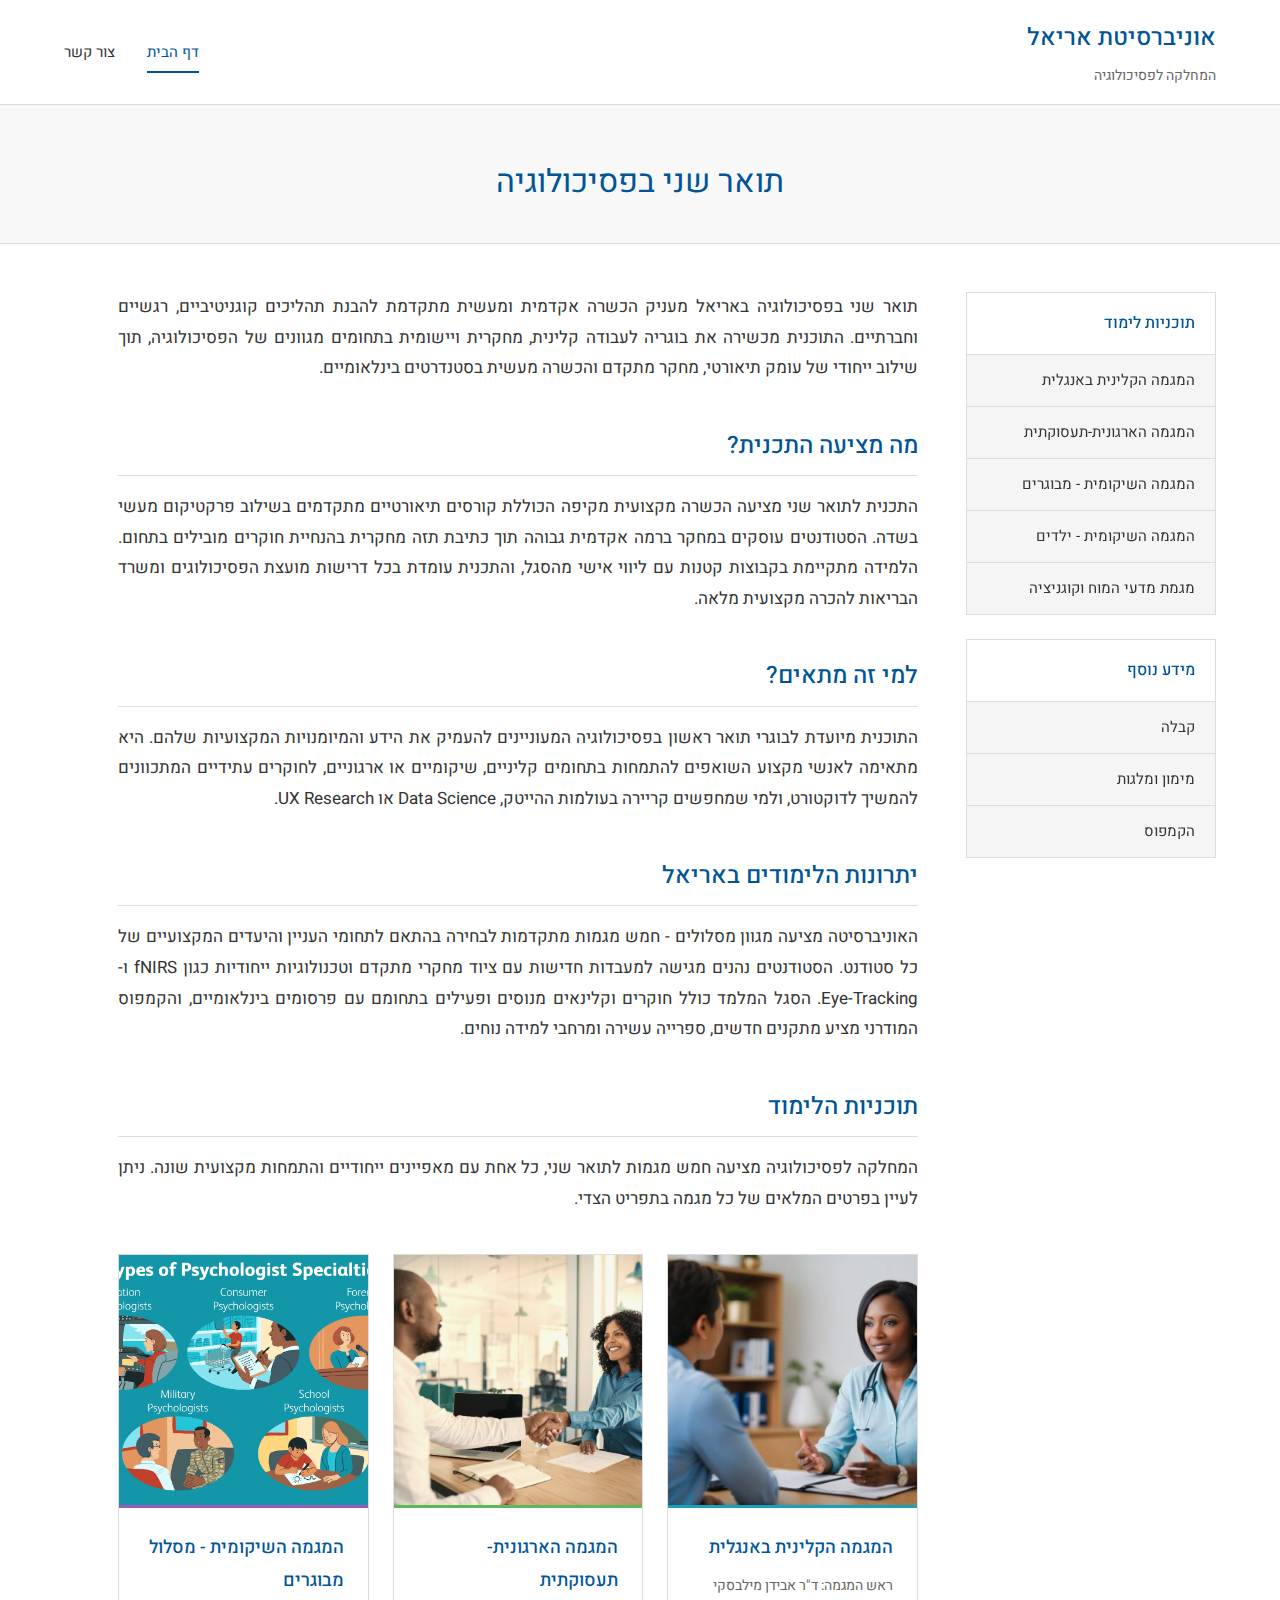
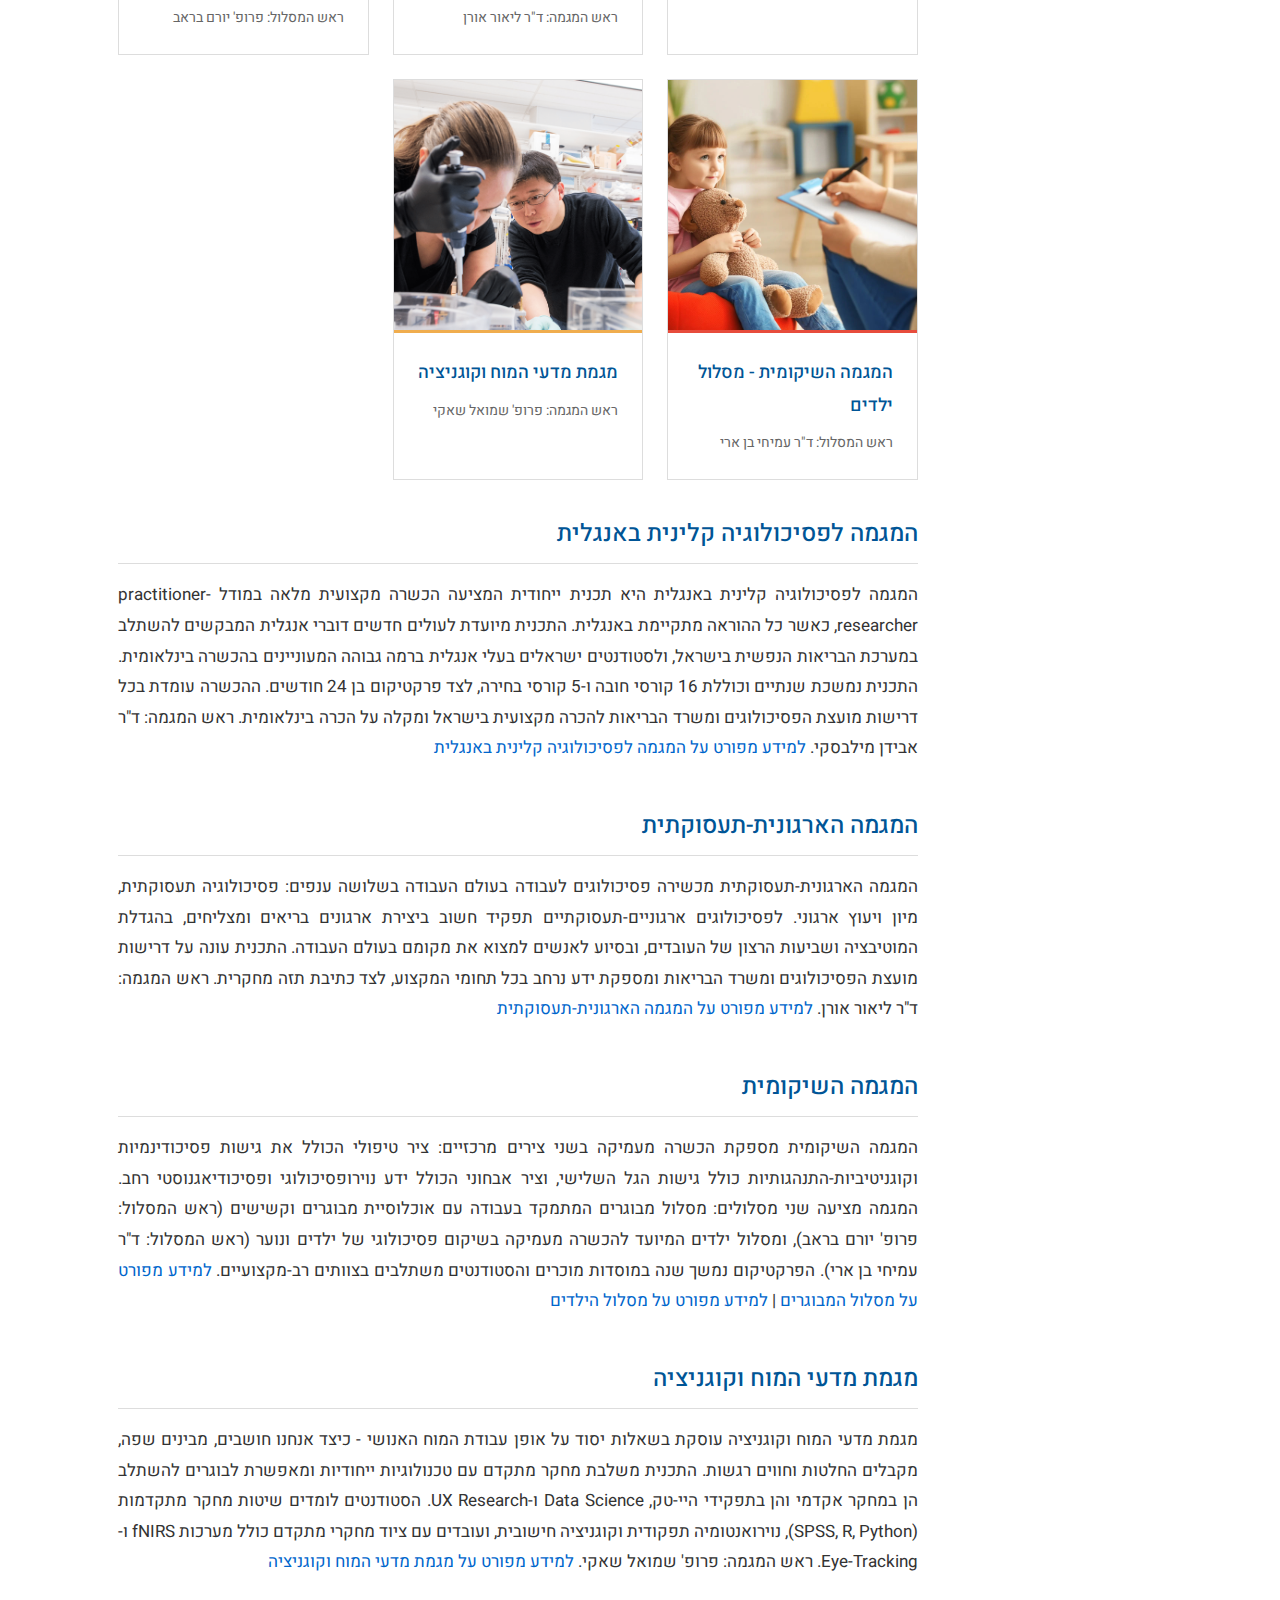
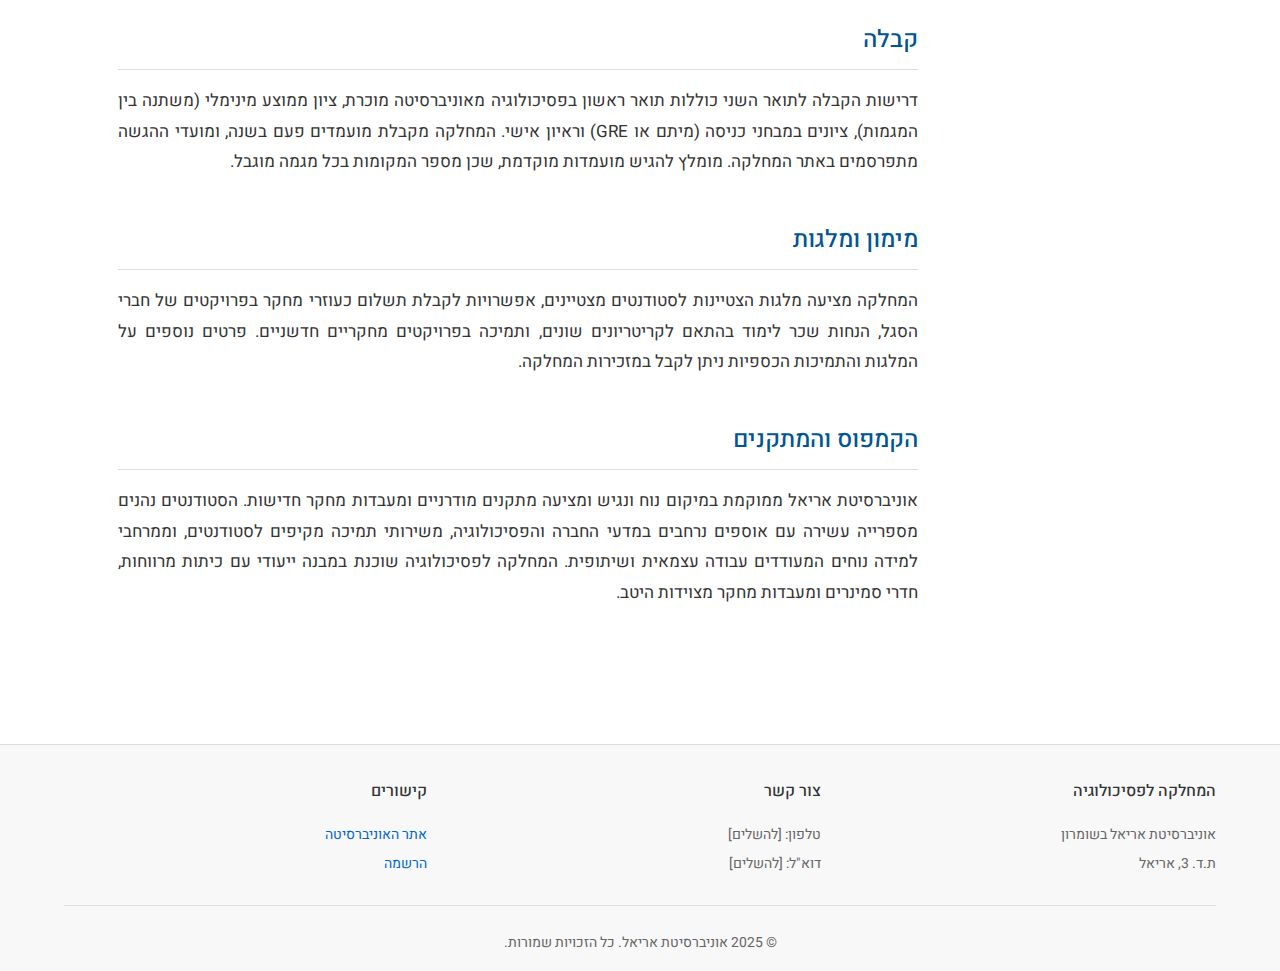
<file: index.html>
<!DOCTYPE html>
<html lang="he" dir="rtl">
<head>
    <meta charset="UTF-8">
    <meta name="viewport" content="width=device-width, initial-scale=1.0">
    <title>תואר שני בפסיכולוגיה - אוניברסיטת אריאל</title>
    <link rel="stylesheet" href="css/style-sidebar.css">
    <link href="https://fonts.googleapis.com/css2?family=Heebo:wght@300;400;500;600&display=swap" rel="stylesheet">
</head>
<body>
    <header class="site-header">
        <div class="container-full">
            <div class="header-content">
                <div class="logo">
                    <h1>אוניברסיטת אריאל</h1>
                    <p class="tagline">המחלקה לפסיכולוגיה</p>
                </div>
                <nav class="main-nav">
                    <ul>
                        <li><a href="index.html" class="active">דף הבית</a></li>
                        <li><a href="#contact">צור קשר</a></li>
                    </ul>
                </nav>
            </div>
        </div>
    </header>

    <section class="page-header">
        <div class="container-full">
            <h1>תואר שני בפסיכולוגיה</h1>
        </div>
    </section>

    <main class="main-content">
        <div class="container-full">
            <div class="content-with-sidebar">
                
                <aside class="sidebar">
                    <nav class="sidebar-nav">
                        <h3>תוכניות לימוד</h3>
                        <ul>
                            <li><a href="clinical-english.html">המגמה הקלינית באנגלית</a></li>
                            <li><a href="organizational.html">המגמה הארגונית-תעסוקתית</a></li>
                            <li><a href="rehabilitation-adults.html">המגמה השיקומית - מבוגרים</a></li>
                            <li><a href="rehabilitation-children.html">המגמה השיקומית - ילדים</a></li>
                            <li><a href="neuroscience.html">מגמת מדעי המוח וקוגניציה</a></li>
                        </ul>
                    </nav>
                    
                    <nav class="sidebar-nav">
                        <h3>מידע נוסף</h3>
                        <ul>
                            <li><a href="#admission">קבלה</a></li>
                            <li><a href="#funding">מימון ומלגות</a></li>
                            <li><a href="#campus">הקמפוס</a></li>
                        </ul>
                    </nav>
                </aside>

                <article class="content-main">
                    
                    <section class="text-section">
                        <p>
                            תואר שני בפסיכולוגיה באריאל מעניק הכשרה אקדמית ומעשית מתקדמת להבנת תהליכים קוגניטיביים, רגשיים וחברתיים. 
                            התוכנית מכשירה את בוגריה לעבודה קלינית, מחקרית ויישומית בתחומים מגוונים של הפסיכולוגיה, תוך שילוב ייחודי 
                            של עומק תיאורטי, מחקר מתקדם והכשרה מעשית בסטנדרטים בינלאומיים.
                        </p>
                    </section>

                    <section class="text-section">
                        <h2>מה מציעה התכנית?</h2>
                        <p>
                            התכנית לתואר שני מציעה הכשרה מקצועית מקיפה הכוללת קורסים תיאורטיים מתקדמים בשילוב פרקטיקום מעשי בשדה. 
                            הסטודנטים עוסקים במחקר ברמה אקדמית גבוהה תוך כתיבת תזה מחקרית בהנחיית חוקרים מובילים בתחום. הלמידה מתקיימת 
                            בקבוצות קטנות עם ליווי אישי מהסגל, והתכנית עומדת בכל דרישות מועצת הפסיכולוגים ומשרד הבריאות להכרה מקצועית מלאה.
                        </p>
                    </section>

                    <section class="text-section">
                        <h2>למי זה מתאים?</h2>
                        <p>
                            התוכנית מיועדת לבוגרי תואר ראשון בפסיכולוגיה המעוניינים להעמיק את הידע והמיומנויות המקצועיות שלהם. 
                            היא מתאימה לאנשי מקצוע השואפים להתמחות בתחומים קליניים, שיקומיים או ארגוניים, לחוקרים עתידיים המתכוונים 
                            להמשיך לדוקטורט, ולמי שמחפשים קריירה בעולמות ההייטק, Data Science או UX Research.
                        </p>
                    </section>

                    <section class="text-section">
                        <h2>יתרונות הלימודים באריאל</h2>
                        <p>
                            האוניברסיטה מציעה מגוון מסלולים - חמש מגמות מתקדמות לבחירה בהתאם לתחומי העניין והיעדים המקצועיים של כל סטודנט. 
                            הסטודנטים נהנים מגישה למעבדות חדישות עם ציוד מחקרי מתקדם וטכנולוגיות ייחודיות כגון fNIRS ו-Eye-Tracking. 
                            הסגל המלמד כולל חוקרים וקלינאים מנוסים ופעילים בתחומם עם פרסומים בינלאומיים, והקמפוס המודרני מציע מתקנים חדשים, 
                            ספרייה עשירה ומרחבי למידה נוחים.
                        </p>
                    </section>

                    <section class="text-section">
                        <h2>תוכניות הלימוד</h2>
                        <p>
                            המחלקה לפסיכולוגיה מציעה חמש מגמות לתואר שני, כל אחת עם מאפיינים ייחודיים והתמחות מקצועית שונה. 
                            ניתן לעיין בפרטים המלאים של כל מגמה בתפריט הצדי.
                        </p>
                    </section>

                    <!-- Programs Grid with Images -->
                    <div class="programs-grid">
                        <div class="program-box clinical-english-box">
                            <a href="clinical-english.html">
                                <div class="program-image">
                                    <img src="images/clinical-english-program.jpg" alt="Clinical Psychology in English">
                                </div>
                                <div class="program-info">
                                    <h3>המגמה הקלינית באנגלית</h3>
                                    <p class="program-director">ראש המגמה: ד"ר אבידן מילבסקי</p>
                                </div>
                            </a>
                        </div>

                        <div class="program-box organizational-box">
                            <a href="organizational.html">
                                <div class="program-image">
                                    <img src="images/organizational-program.jpg" alt="Organizational Psychology">
                                </div>
                                <div class="program-info">
                                    <h3>המגמה הארגונית-תעסוקתית</h3>
                                    <p class="program-director">ראש המגמה: ד"ר ליאור אורן</p>
                                </div>
                            </a>
                        </div>

                        <div class="program-box rehabilitation-box">
                            <a href="rehabilitation-adults.html">
                                <div class="program-image">
                                    <img src="images/rehabilitation-program.jpg" alt="Rehabilitation Psychology - Adults">
                                </div>
                                <div class="program-info">
                                    <h3>המגמה השיקומית - מסלול מבוגרים</h3>
                                    <p class="program-director">ראש המסלול: פרופ' יורם בראב</p>
                                </div>
                            </a>
                        </div>

                        <div class="program-box rehabilitation-children-box">
                            <a href="rehabilitation-children.html">
                                <div class="program-image">
                                    <img src="images/rehabilitation-children-program.jpg" alt="Rehabilitation Psychology - Children">
                                </div>
                                <div class="program-info">
                                    <h3>המגמה השיקומית - מסלול ילדים</h3>
                                    <p class="program-director">ראש המסלול: ד"ר עמיחי בן ארי</p>
                                </div>
                            </a>
                        </div>

                        <div class="program-box neuroscience-box">
                            <a href="neuroscience.html">
                                <div class="program-image">
                                    <img src="images/neuroscience-program.jpg" alt="Neuroscience and Cognition">
                                </div>
                                <div class="program-info">
                                    <h3>מגמת מדעי המוח וקוגניציה</h3>
                                    <p class="program-director">ראש המגמה: פרופ' שמואל שאקי</p>
                                </div>
                            </a>
                        </div>
                    </div>

                    <section class="text-section">
                        <h2>המגמה לפסיכולוגיה קלינית באנגלית</h2>
                        <p>
                            המגמה לפסיכולוגיה קלינית באנגלית היא תכנית ייחודית המציעה הכשרה מקצועית מלאה במודל practitioner-researcher, 
                            כאשר כל ההוראה מתקיימת באנגלית. התכנית מיועדת לעולים חדשים דוברי אנגלית המבקשים להשתלב במערכת הבריאות 
                            הנפשית בישראל, ולסטודנטים ישראלים בעלי אנגלית ברמה גבוהה המעוניינים בהכשרה בינלאומית. התכנית נמשכת שנתיים 
                            וכוללת 16 קורסי חובה ו-5 קורסי בחירה, לצד פרקטיקום בן 24 חודשים. ההכשרה עומדת בכל דרישות מועצת הפסיכולוגים 
                            ומשרד הבריאות להכרה מקצועית בישראל ומקלה על הכרה בינלאומית. ראש המגמה: ד"ר אבידן מילבסקי. 
                            <a href="clinical-english.html">למידע מפורט על המגמה לפסיכולוגיה קלינית באנגלית</a>
                        </p>
                    </section>

                    <section class="text-section">
                        <h2>המגמה הארגונית-תעסוקתית</h2>
                        <p>
                            המגמה הארגונית-תעסוקתית מכשירה פסיכולוגים לעבודה בעולם העבודה בשלושה ענפים: פסיכולוגיה תעסוקתית, מיון ויעוץ ארגוני. 
                            לפסיכולוגים ארגוניים-תעסוקתיים תפקיד חשוב ביצירת ארגונים בריאים ומצליחים, בהגדלת המוטיבציה ושביעות הרצון של העובדים, 
                            ובסיוע לאנשים למצוא את מקומם בעולם העבודה. התכנית עונה על דרישות מועצת הפסיכולוגים ומשרד הבריאות ומספקת ידע נרחב 
                            בכל תחומי המקצוע, לצד כתיבת תזה מחקרית. ראש המגמה: ד"ר ליאור אורן. 
                            <a href="organizational.html">למידע מפורט על המגמה הארגונית-תעסוקתית</a>
                        </p>
                    </section>

                    <section class="text-section">
                        <h2>המגמה השיקומית</h2>
                        <p>
                            המגמה השיקומית מספקת הכשרה מעמיקה בשני צירים מרכזיים: ציר טיפולי הכולל את גישות פסיכודינמיות וקוגניטיביות-התנהגותיות 
                            כולל גישות הגל השלישי, וציר אבחוני הכולל ידע נוירופסיכולוגי ופסיכודיאגנוסטי רחב. המגמה מציעה שני מסלולים: 
                            מסלול מבוגרים המתמקד בעבודה עם אוכלוסיית מבוגרים וקשישים (ראש המסלול: פרופ' יורם בראב), ומסלול ילדים המיועד 
                            להכשרה מעמיקה בשיקום פסיכולוגי של ילדים ונוער (ראש המסלול: ד"ר עמיחי בן ארי). הפרקטיקום נמשך שנה במוסדות מוכרים 
                            והסטודנטים משתלבים בצוותים רב-מקצועיים. 
                            <a href="rehabilitation-adults.html">למידע מפורט על מסלול המבוגרים</a> | 
                            <a href="rehabilitation-children.html">למידע מפורט על מסלול הילדים</a>
                        </p>
                    </section>

                    <section class="text-section">
                        <h2>מגמת מדעי המוח וקוגניציה</h2>
                        <p>
                            מגמת מדעי המוח וקוגניציה עוסקת בשאלות יסוד על אופן עבודת המוח האנושי - כיצד אנחנו חושבים, מבינים שפה, מקבלים החלטות 
                            וחווים רגשות. התכנית משלבת מחקר מתקדם עם טכנולוגיות ייחודיות ומאפשרת לבוגרים להשתלב הן במחקר אקדמי והן בתפקידי היי-טק, 
                            Data Science ו-UX Research. הסטודנטים לומדים שיטות מחקר מתקדמות (SPSS, R, Python), נוירואנטומיה תפקודית וקוגניציה חישובית, 
                            ועובדים עם ציוד מחקרי מתקדם כולל מערכות fNIRS ו-Eye-Tracking. ראש המגמה: פרופ' שמואל שאקי. 
                            <a href="neuroscience.html">למידע מפורט על מגמת מדעי המוח וקוגניציה</a>
                        </p>
                    </section>

                    <section class="text-section" id="admission">
                        <h2>קבלה</h2>
                        <p>
                            דרישות הקבלה לתואר השני כוללות תואר ראשון בפסיכולוגיה מאוניברסיטה מוכרת, ציון ממוצע מינימלי (משתנה בין המגמות), 
                            ציונים במבחני כניסה (מיתם או GRE) וראיון אישי. המחלקה מקבלת מועמדים פעם בשנה, ומועדי ההגשה מתפרסמים באתר 
                            המחלקה. מומלץ להגיש מועמדות מוקדמת, שכן מספר המקומות בכל מגמה מוגבל.
                        </p>
                    </section>

                    <section class="text-section" id="funding">
                        <h2>מימון ומלגות</h2>
                        <p>
                            המחלקה מציעה מלגות הצטיינות לסטודנטים מצטיינים, אפשרויות לקבלת תשלום כעוזרי מחקר בפרויקטים של חברי הסגל, 
                            הנחות שכר לימוד בהתאם לקריטריונים שונים, ותמיכה בפרויקטים מחקריים חדשניים. פרטים נוספים על המלגות והתמיכות 
                            הכספיות ניתן לקבל במזכירות המחלקה.
                        </p>
                    </section>

                    <section class="text-section" id="campus">
                        <h2>הקמפוס והמתקנים</h2>
                        <p>
                            אוניברסיטת אריאל ממוקמת במיקום נוח ונגיש ומציעה מתקנים מודרניים ומעבדות מחקר חדישות. הסטודנטים נהנים מספרייה עשירה 
                            עם אוספים נרחבים במדעי החברה והפסיכולוגיה, משירותי תמיכה מקיפים לסטודנטים, וממרחבי למידה נוחים המעודדים עבודה עצמאית 
                            ושיתופית. המחלקה לפסיכולוגיה שוכנת במבנה ייעודי עם כיתות מרווחות, חדרי סמינרים ומעבדות מחקר מצוידות היטב.
                        </p>
                    </section>

                </article>

            </div>
        </div>
    </main>

    <footer class="site-footer" id="contact">
        <div class="container-full">
            <div class="footer-content">
                <div class="footer-section">
                    <h4>המחלקה לפסיכולוגיה</h4>
                    <p>אוניברסיטת אריאל בשומרון</p>
                    <p>ת.ד. 3, אריאל</p>
                </div>
                <div class="footer-section">
                    <h4>צור קשר</h4>
                    <p>טלפון: [להשלים]</p>
                    <p>דוא"ל: [להשלים]</p>
                </div>
                <div class="footer-section">
                    <h4>קישורים</h4>
                    <p><a href="#">אתר האוניברסיטה</a></p>
                    <p><a href="#">הרשמה</a></p>
                </div>
            </div>
            <div class="footer-bottom">
                <p>&copy; 2025 אוניברסיטת אריאל. כל הזכויות שמורות.</p>
            </div>
        </div>
    </footer>

</body>
</html>
</file>
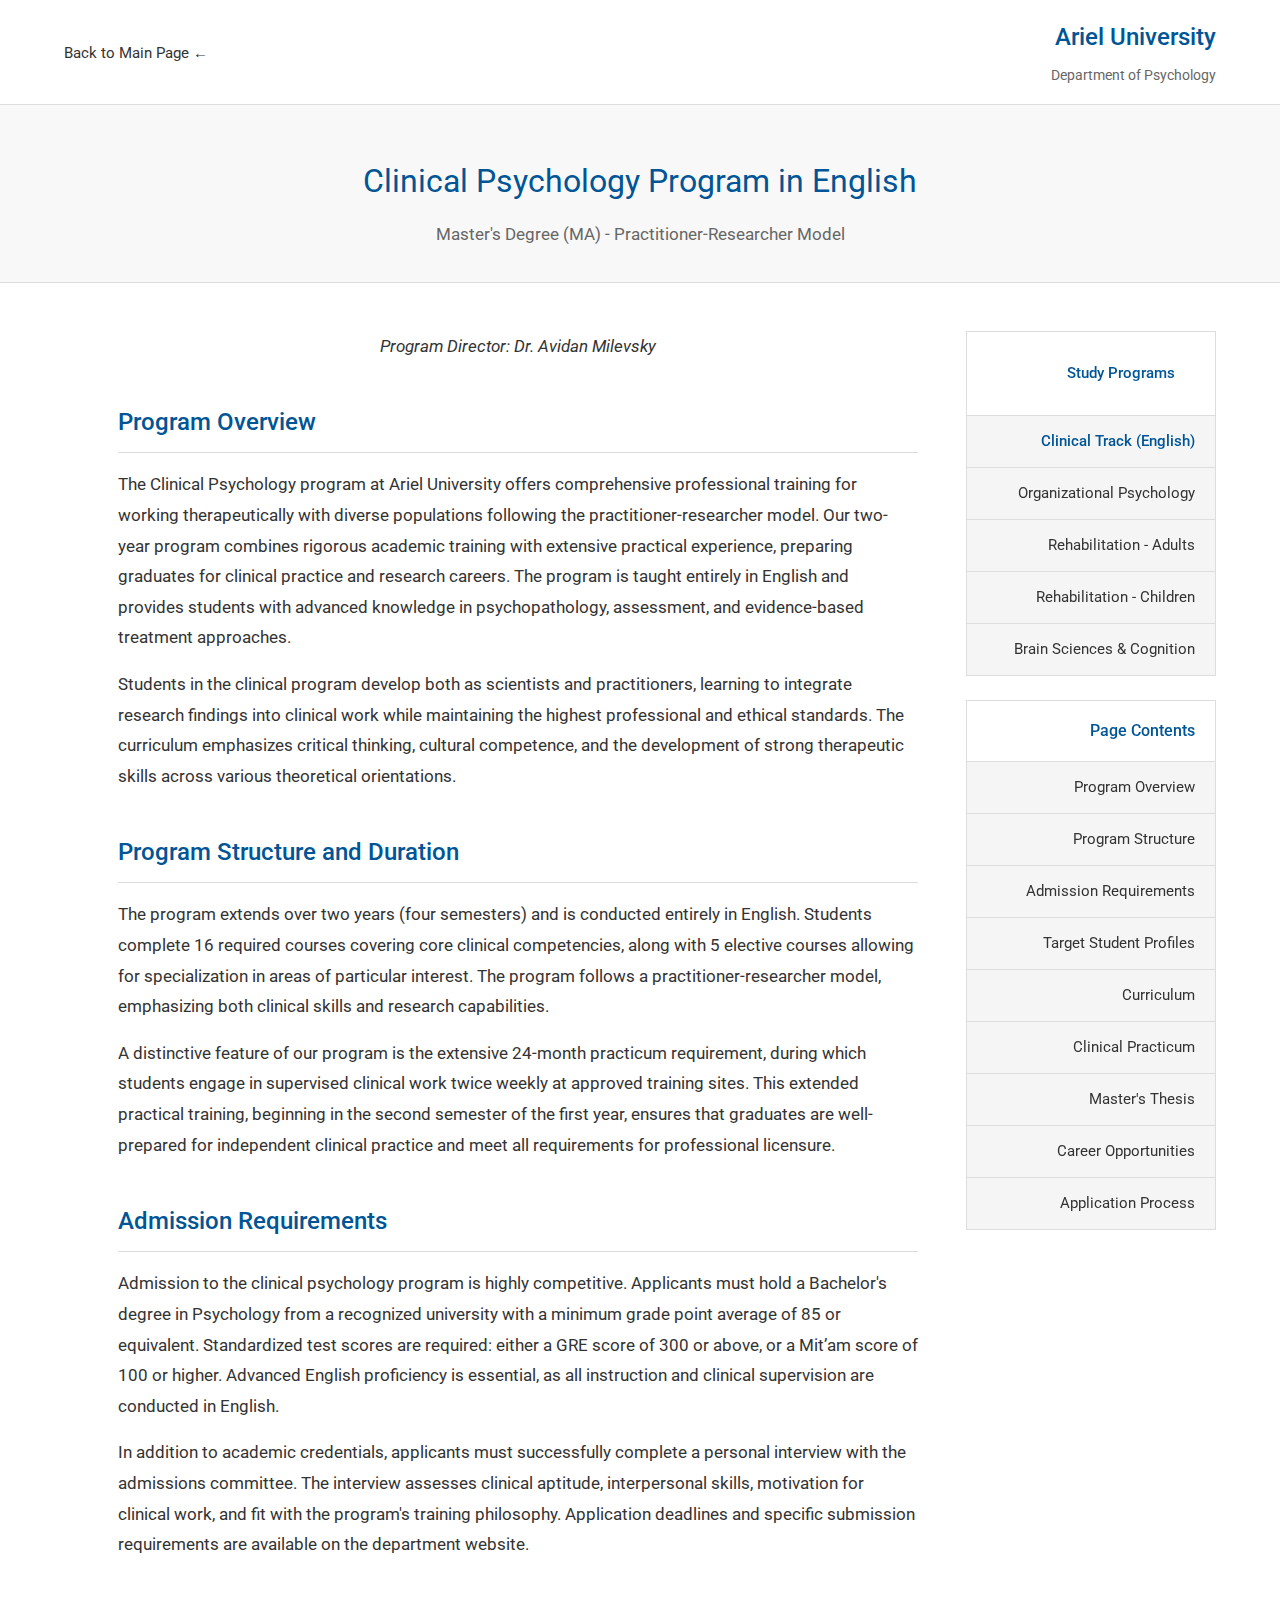
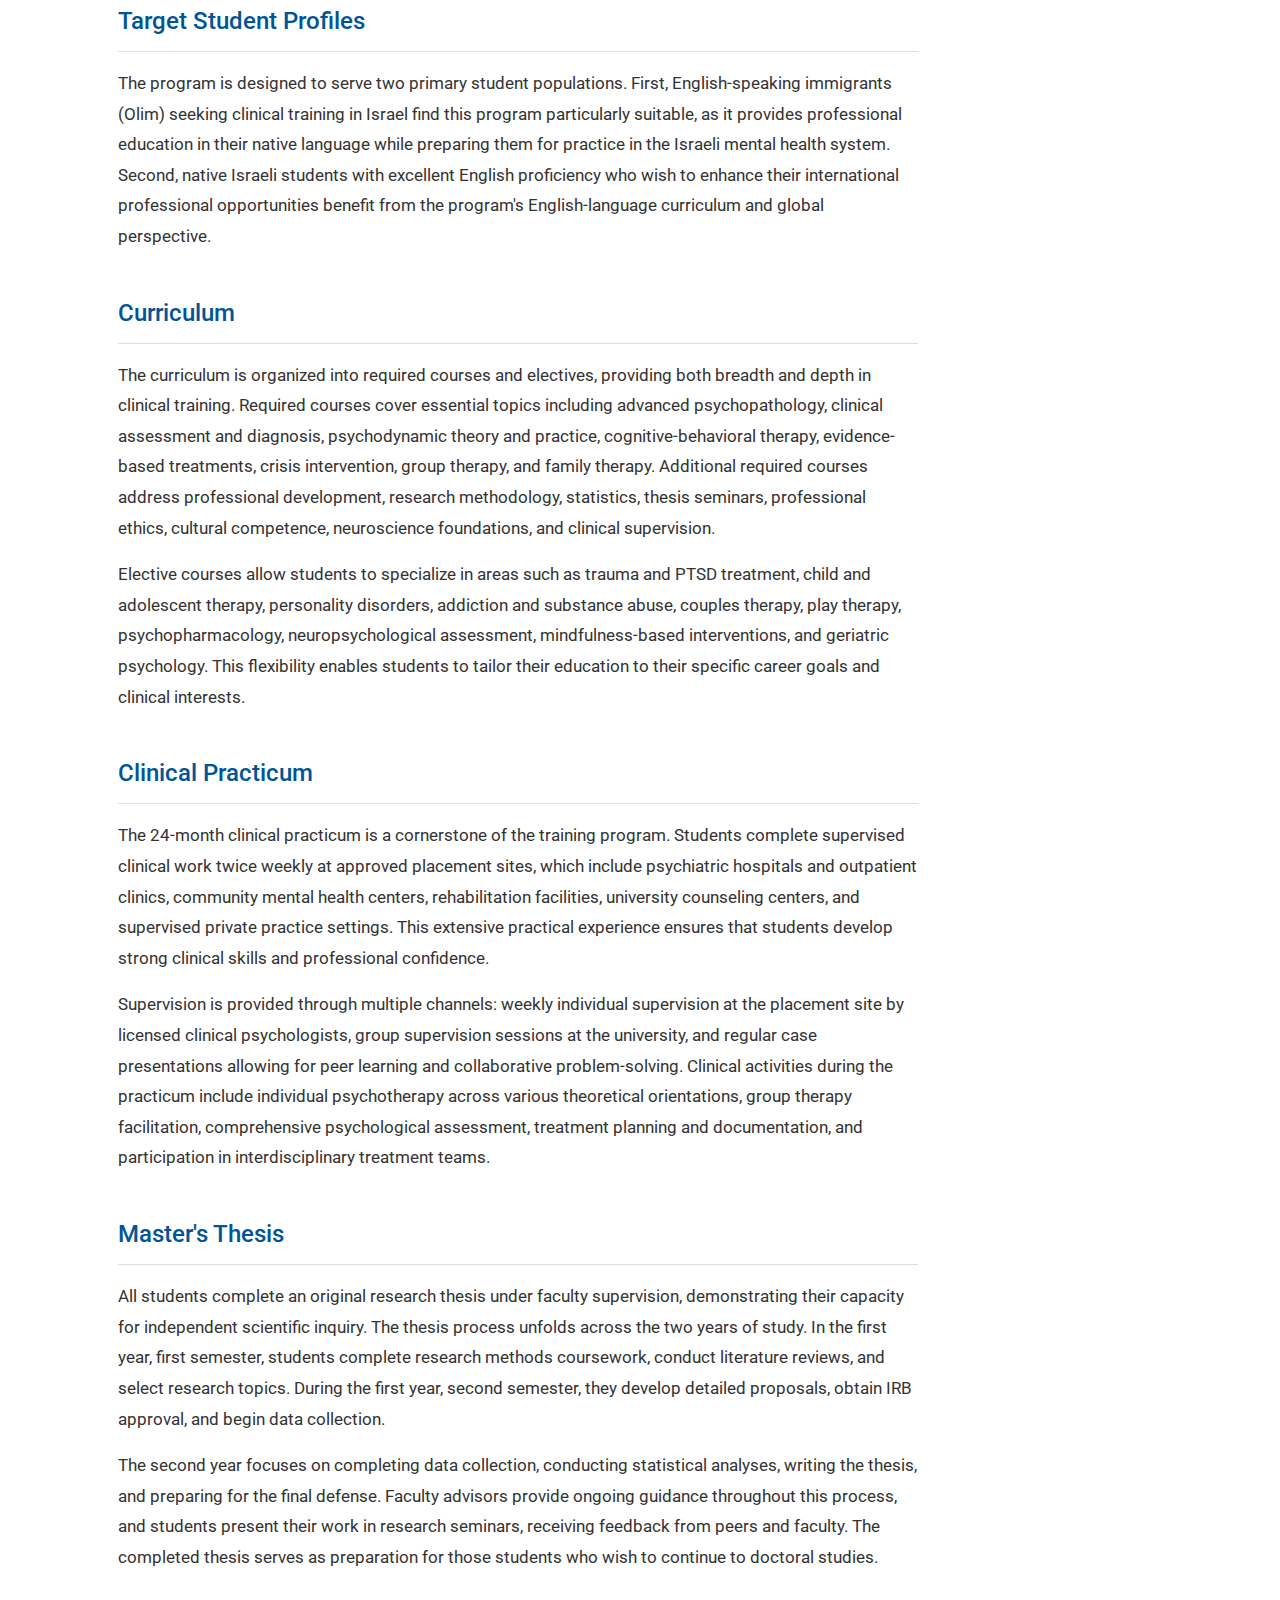
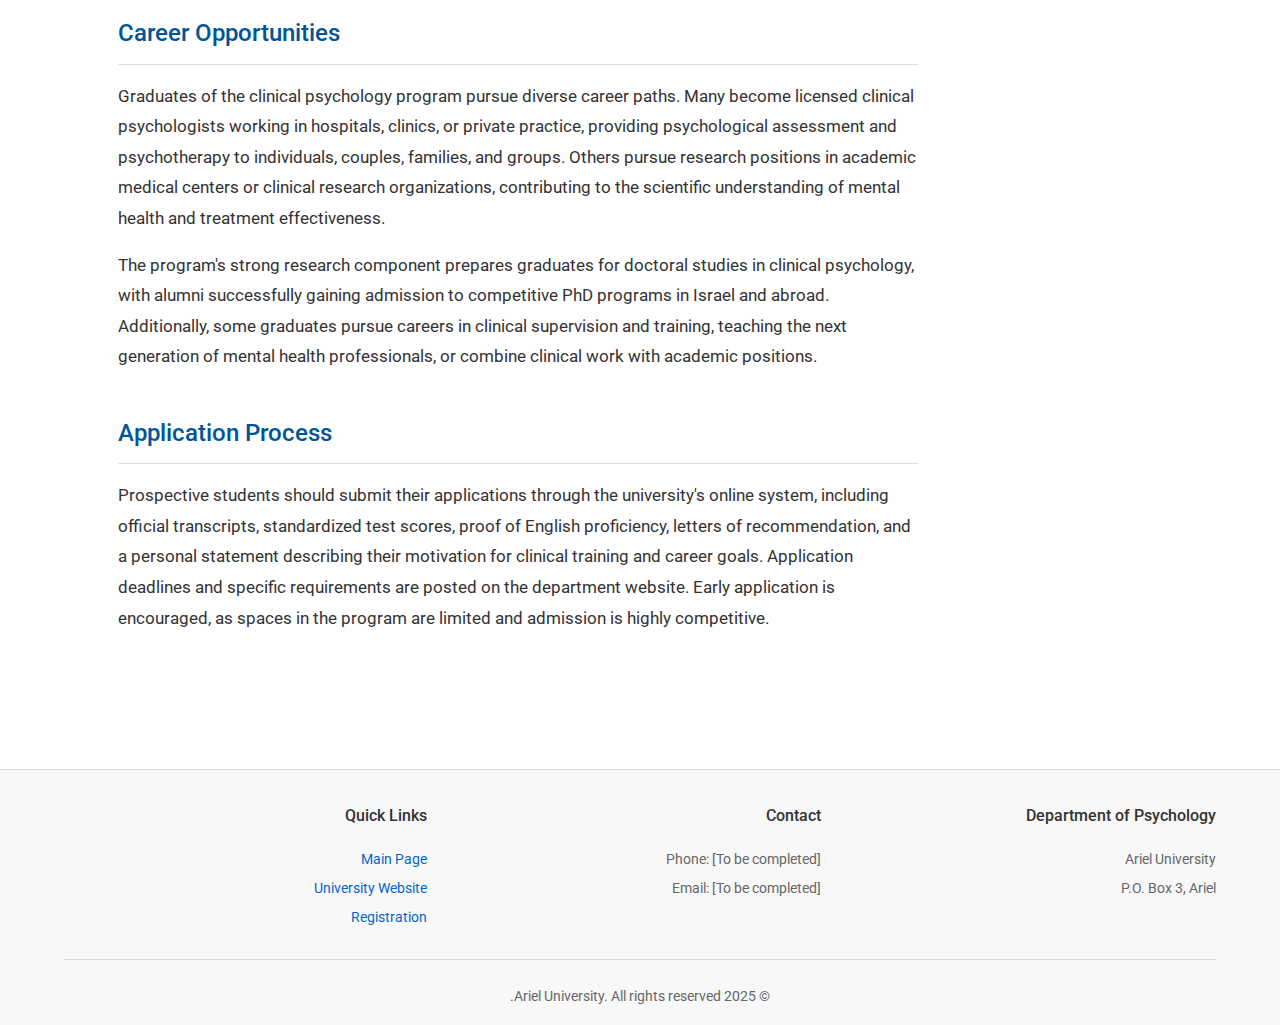
<file: clinical-english.html>
<!DOCTYPE html>
<html lang="en" dir="ltr">
<head>
    <meta charset="UTF-8">
    <meta name="viewport" content="width=device-width, initial-scale=1.0">
    <title>Clinical Psychology Program in English - Ariel University</title>
    <link rel="stylesheet" href="css/style-sidebar.css">
    <link href="https://fonts.googleapis.com/css2?family=Heebo:wght@300;400;500;600&family=Roboto:wght@300;400;500&display=swap" rel="stylesheet">
    <style>
        body { font-family: 'Roboto', sans-serif; }
        .content-main p { text-align: left; direction: ltr; }
        .content-main h2 { text-align: left; direction: ltr; }
    </style>
</head>
<body dir="ltr">
    <header class="site-header">
        <div class="container-full">
            <div class="header-content">
                <div class="logo">
                    <h1>Ariel University</h1>
                    <p class="tagline">Department of Psychology</p>
                </div>
                <nav class="main-nav">
                    <ul>
                        <li><a href="index.html">← Back to Main Page</a></li>
                    </ul>
                </nav>
            </div>
        </div>
    </header>

    <section class="page-header">
        <div class="container-full">
            <h1>Clinical Psychology Program in English</h1>
            <p style="margin-top: 0.5rem; color: #666;">Master's Degree (MA) - Practitioner-Researcher Model</p>
        </div>
    </section>

    <main class="main-content">
        <div class="container-full">
            <div class="content-with-sidebar">
                
                <aside class="sidebar">
                    <nav class="sidebar-nav">
                        <h3><a href="index.html" style="color: inherit; text-decoration: none;">Study Programs</a></h3>
                        <ul>
                            <li><a href="clinical-english.html" style="font-weight: 500; color: #005596;">Clinical Track (English)</a></li>
                            <li><a href="organizational.html">Organizational Psychology</a></li>
                            <li><a href="rehabilitation-adults.html">Rehabilitation - Adults</a></li>
                            <li><a href="rehabilitation-children.html">Rehabilitation - Children</a></li>
                            <li><a href="neuroscience.html">Brain Sciences & Cognition</a></li>
                        </ul>
                    </nav>
                    
                    <nav class="sidebar-nav">
                        <h3>Page Contents</h3>
                        <ul>
                            <li><a href="#overview">Program Overview</a></li>
                            <li><a href="#structure">Program Structure</a></li>
                            <li><a href="#admission">Admission Requirements</a></li>
                            <li><a href="#students">Target Student Profiles</a></li>
                            <li><a href="#curriculum">Curriculum</a></li>
                            <li><a href="#practicum">Clinical Practicum</a></li>
                            <li><a href="#thesis">Master's Thesis</a></li>
                            <li><a href="#career">Career Opportunities</a></li>
                            <li><a href="#application">Application Process</a></li>
                        </ul>
                    </nav>
                </aside>

                <article class="content-main" style="text-align: left;">
                    
                    <section class="text-section">
                        <p style="text-align: center; font-style: italic; margin-bottom: 2rem;">
                            Program Director: Dr. Avidan Milevsky
                        </p>
                    </section>

                    <section class="text-section" id="overview">
                        <h2>Program Overview</h2>
                        <p>
                            The Clinical Psychology program at Ariel University offers comprehensive professional training for working therapeutically 
                            with diverse populations following the practitioner-researcher model. Our two-year program combines rigorous academic training 
                            with extensive practical experience, preparing graduates for clinical practice and research careers. The program is taught 
                            entirely in English and provides students with advanced knowledge in psychopathology, assessment, and evidence-based treatment 
                            approaches.
                        </p>
                        <p>
                            Students in the clinical program develop both as scientists and practitioners, learning to integrate research findings into 
                            clinical work while maintaining the highest professional and ethical standards. The curriculum emphasizes critical thinking, 
                            cultural competence, and the development of strong therapeutic skills across various theoretical orientations.
                        </p>
                    </section>

                    <section class="text-section" id="structure">
                        <h2>Program Structure and Duration</h2>
                        <p>
                            The program extends over two years (four semesters) and is conducted entirely in English. Students complete 16 required courses 
                            covering core clinical competencies, along with 5 elective courses allowing for specialization in areas of particular interest. 
                            The program follows a practitioner-researcher model, emphasizing both clinical skills and research capabilities.
                        </p>
                        <p>
                            A distinctive feature of our program is the extensive 24-month practicum requirement, during which students engage in supervised 
                            clinical work twice weekly at approved training sites. This extended practical training, beginning in the second semester of 
                            the first year, ensures that graduates are well-prepared for independent clinical practice and meet all requirements for 
                            professional licensure.
                        </p>
                    </section>

                    <section class="text-section" id="admission">
                        <h2>Admission Requirements</h2>
                        <p>
                            Admission to the clinical psychology program is highly competitive. Applicants must hold a Bachelor's degree in Psychology 
                            from a recognized university with a minimum grade point average of 85 or equivalent. Standardized test scores are required: 
                            either a GRE score of 300 or above, or a Mit’am score of 100 or higher. Advanced English proficiency is essential, as all 
                            instruction and clinical supervision are conducted in English.
                        </p>
                        <p>
                            In addition to academic credentials, applicants must successfully complete a personal interview with the admissions committee. 
                            The interview assesses clinical aptitude, interpersonal skills, motivation for clinical work, and fit with the program's 
                            training philosophy. Application deadlines and specific submission requirements are available on the department website.
                        </p>
                    </section>

                    <section class="text-section" id="students">
                        <h2>Target Student Profiles</h2>
                        <p>
                            The program is designed to serve two primary student populations. First, English-speaking immigrants (Olim) seeking clinical 
                            training in Israel find this program particularly suitable, as it provides professional education in their native language 
                            while preparing them for practice in the Israeli mental health system. Second, native Israeli students with excellent English 
                            proficiency who wish to enhance their international professional opportunities benefit from the program's English-language 
                            curriculum and global perspective.
                        </p>
                    </section>

                    <section class="text-section" id="curriculum">
                        <h2>Curriculum</h2>
                        <p>
                            The curriculum is organized into required courses and electives, providing both breadth and depth in clinical training. 
                            Required courses cover essential topics including advanced psychopathology, clinical assessment and diagnosis, psychodynamic 
                            theory and practice, cognitive-behavioral therapy, evidence-based treatments, crisis intervention, group therapy, and family 
                            therapy. Additional required courses address professional development, research methodology, statistics, thesis seminars, 
                            professional ethics, cultural competence, neuroscience foundations, and clinical supervision.
                        </p>
                        <p>
                            Elective courses allow students to specialize in areas such as trauma and PTSD treatment, child and adolescent therapy, 
                            personality disorders, addiction and substance abuse, couples therapy, play therapy, psychopharmacology, neuropsychological 
                            assessment, mindfulness-based interventions, and geriatric psychology. This flexibility enables students to tailor their 
                            education to their specific career goals and clinical interests.
                        </p>
                    </section>

                    <section class="text-section" id="practicum">
                        <h2>Clinical Practicum</h2>
                        <p>
                            The 24-month clinical practicum is a cornerstone of the training program. Students complete supervised clinical work twice 
                            weekly at approved placement sites, which include psychiatric hospitals and outpatient clinics, community mental health centers, 
                            rehabilitation facilities, university counseling centers, and supervised private practice settings. This extensive practical 
                            experience ensures that students develop strong clinical skills and professional confidence.
                        </p>
                        <p>
                            Supervision is provided through multiple channels: weekly individual supervision at the placement site by licensed clinical 
                            psychologists, group supervision sessions at the university, and regular case presentations allowing for peer learning and 
                            collaborative problem-solving. Clinical activities during the practicum include individual psychotherapy across various 
                            theoretical orientations, group therapy facilitation, comprehensive psychological assessment, treatment planning and documentation, 
                            and participation in interdisciplinary treatment teams.
                        </p>
                    </section>

                    <section class="text-section" id="thesis">
                        <h2>Master's Thesis</h2>
                        <p>
                            All students complete an original research thesis under faculty supervision, demonstrating their capacity for independent 
                            scientific inquiry. The thesis process unfolds across the two years of study. In the first year, first semester, students 
                            complete research methods coursework, conduct literature reviews, and select research topics. During the first year, second 
                            semester, they develop detailed proposals, obtain IRB approval, and begin data collection.
                        </p>
                        <p>
                            The second year focuses on completing data collection, conducting statistical analyses, writing the thesis, and preparing 
                            for the final defense. Faculty advisors provide ongoing guidance throughout this process, and students present their work 
                            in research seminars, receiving feedback from peers and faculty. The completed thesis serves as preparation for those 
                            students who wish to continue to doctoral studies.
                        </p>
                    </section>

                    <section class="text-section" id="career">
                        <h2>Career Opportunities</h2>
                        <p>
                            Graduates of the clinical psychology program pursue diverse career paths. Many become licensed clinical psychologists 
                            working in hospitals, clinics, or private practice, providing psychological assessment and psychotherapy to individuals, 
                            couples, families, and groups. Others pursue research positions in academic medical centers or clinical research organizations, 
                            contributing to the scientific understanding of mental health and treatment effectiveness.
                        </p>
                        <p>
                            The program's strong research component prepares graduates for doctoral studies in clinical psychology, with alumni 
                            successfully gaining admission to competitive PhD programs in Israel and abroad. Additionally, some graduates pursue 
                            careers in clinical supervision and training, teaching the next generation of mental health professionals, or combine 
                            clinical work with academic positions.
                        </p>
                    </section>

                    <section class="text-section" id="application">
                        <h2>Application Process</h2>
                        <p>
                            Prospective students should submit their applications through the university's online system, including official transcripts, 
                            standardized test scores, proof of English proficiency, letters of recommendation, and a personal statement describing their 
                            motivation for clinical training and career goals. Application deadlines and specific requirements are posted on the department 
                            website. Early application is encouraged, as spaces in the program are limited and admission is highly competitive.
                        </p>
                    </section>

                </article>

            </div>
        </div>
    </main>

    <footer class="site-footer">
        <div class="container-full">
            <div class="footer-content">
                <div class="footer-section">
                    <h4>Department of Psychology</h4>
                    <p>Ariel University</p>
                    <p>P.O. Box 3, Ariel</p>
                </div>
                <div class="footer-section">
                    <h4>Contact</h4>
                    <p>Phone: [To be completed]</p>
                    <p>Email: [To be completed]</p>
                </div>
                <div class="footer-section">
                    <h4>Quick Links</h4>
                    <p><a href="index.html">Main Page</a></p>
                    <p><a href="#">University Website</a></p>
                    <p><a href="#">Registration</a></p>
                </div>
            </div>
            <div class="footer-bottom">
                <p>&copy; 2025 Ariel University. All rights reserved.</p>
            </div>
        </div>
    </footer>

</body>
</html>
</file>
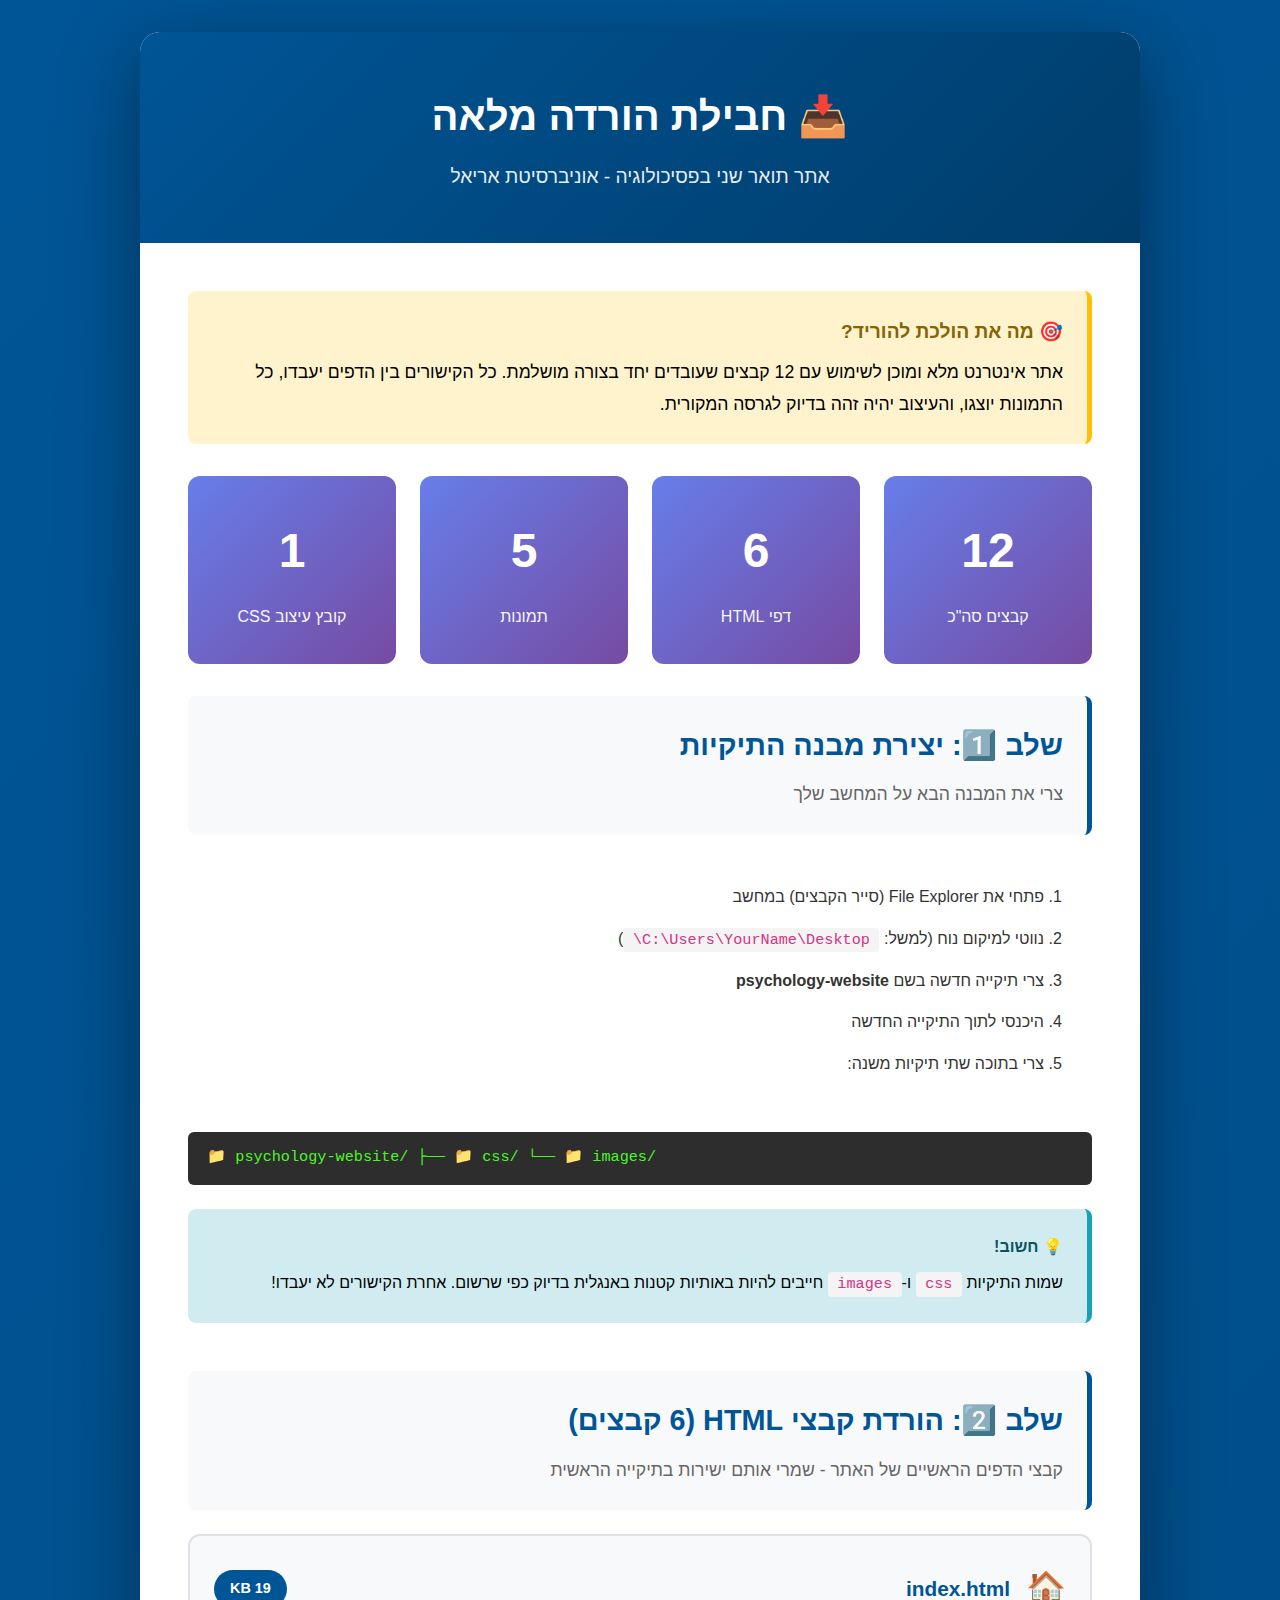
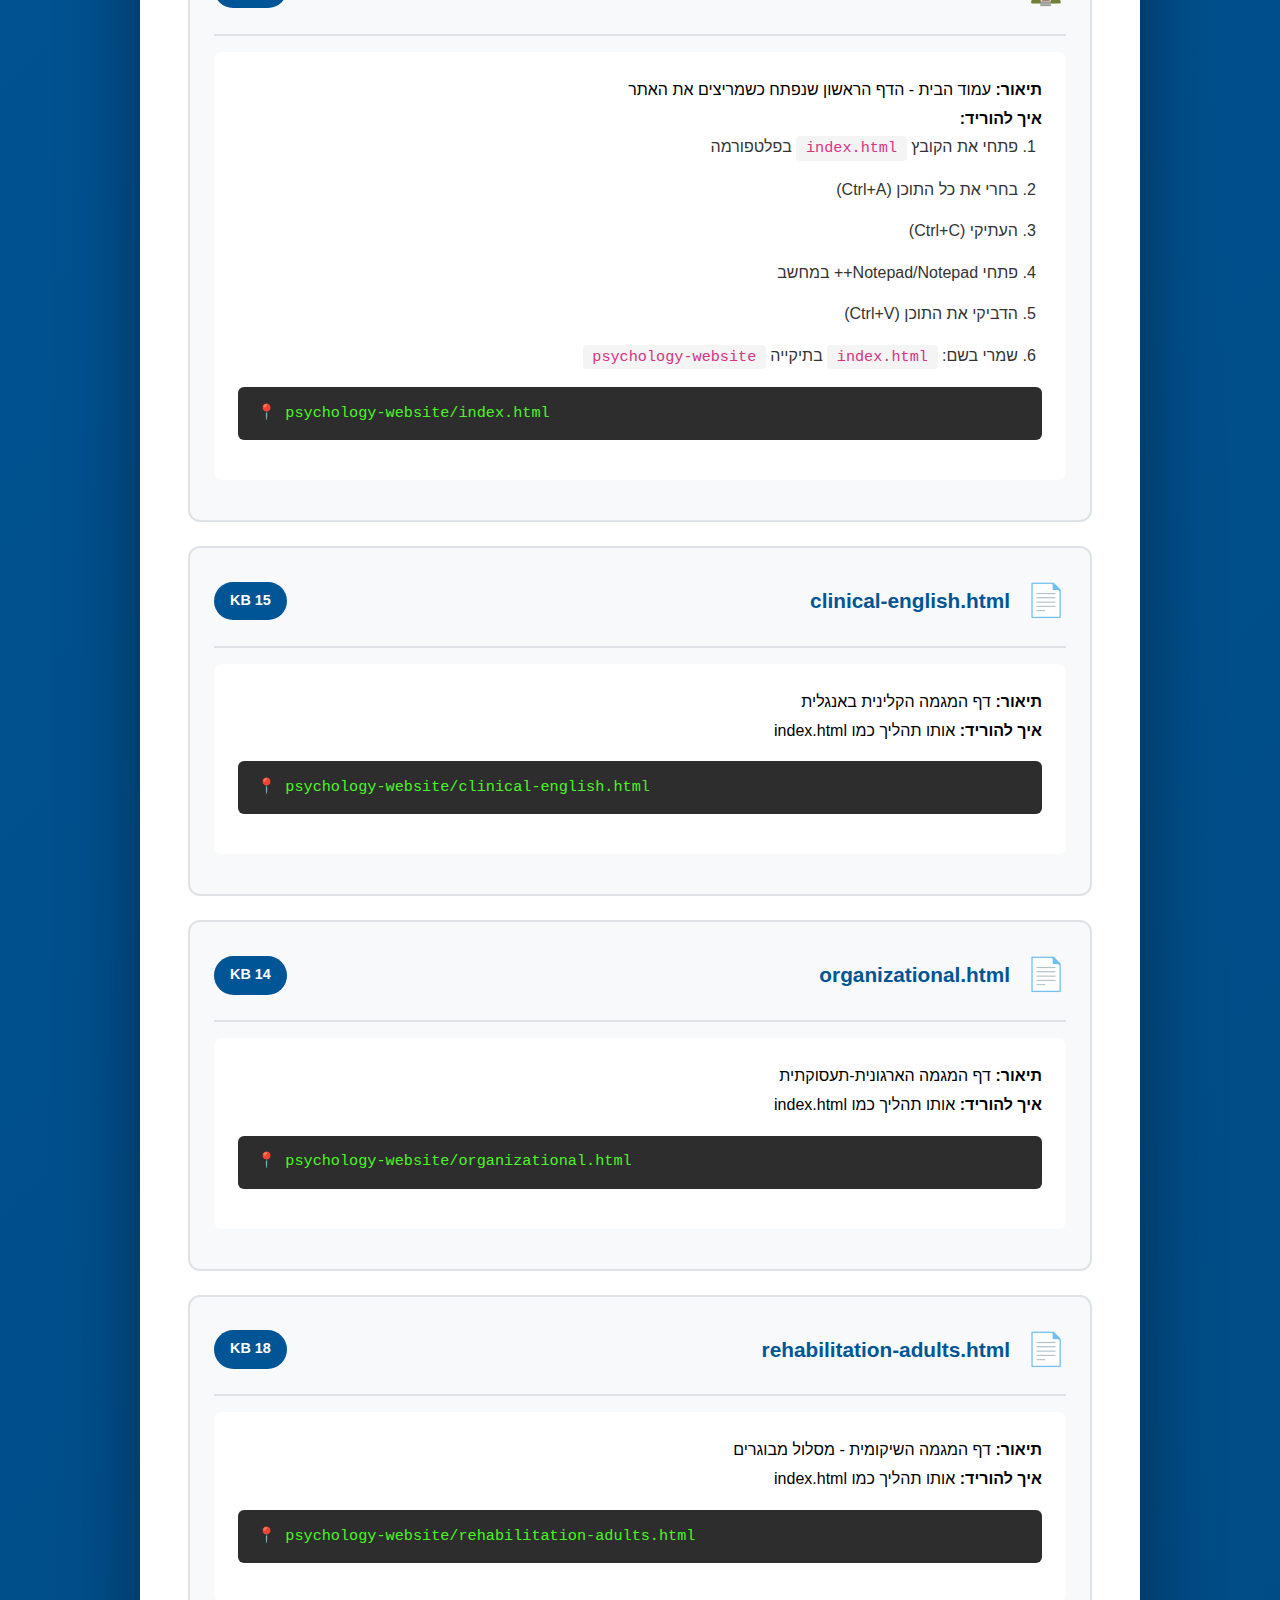
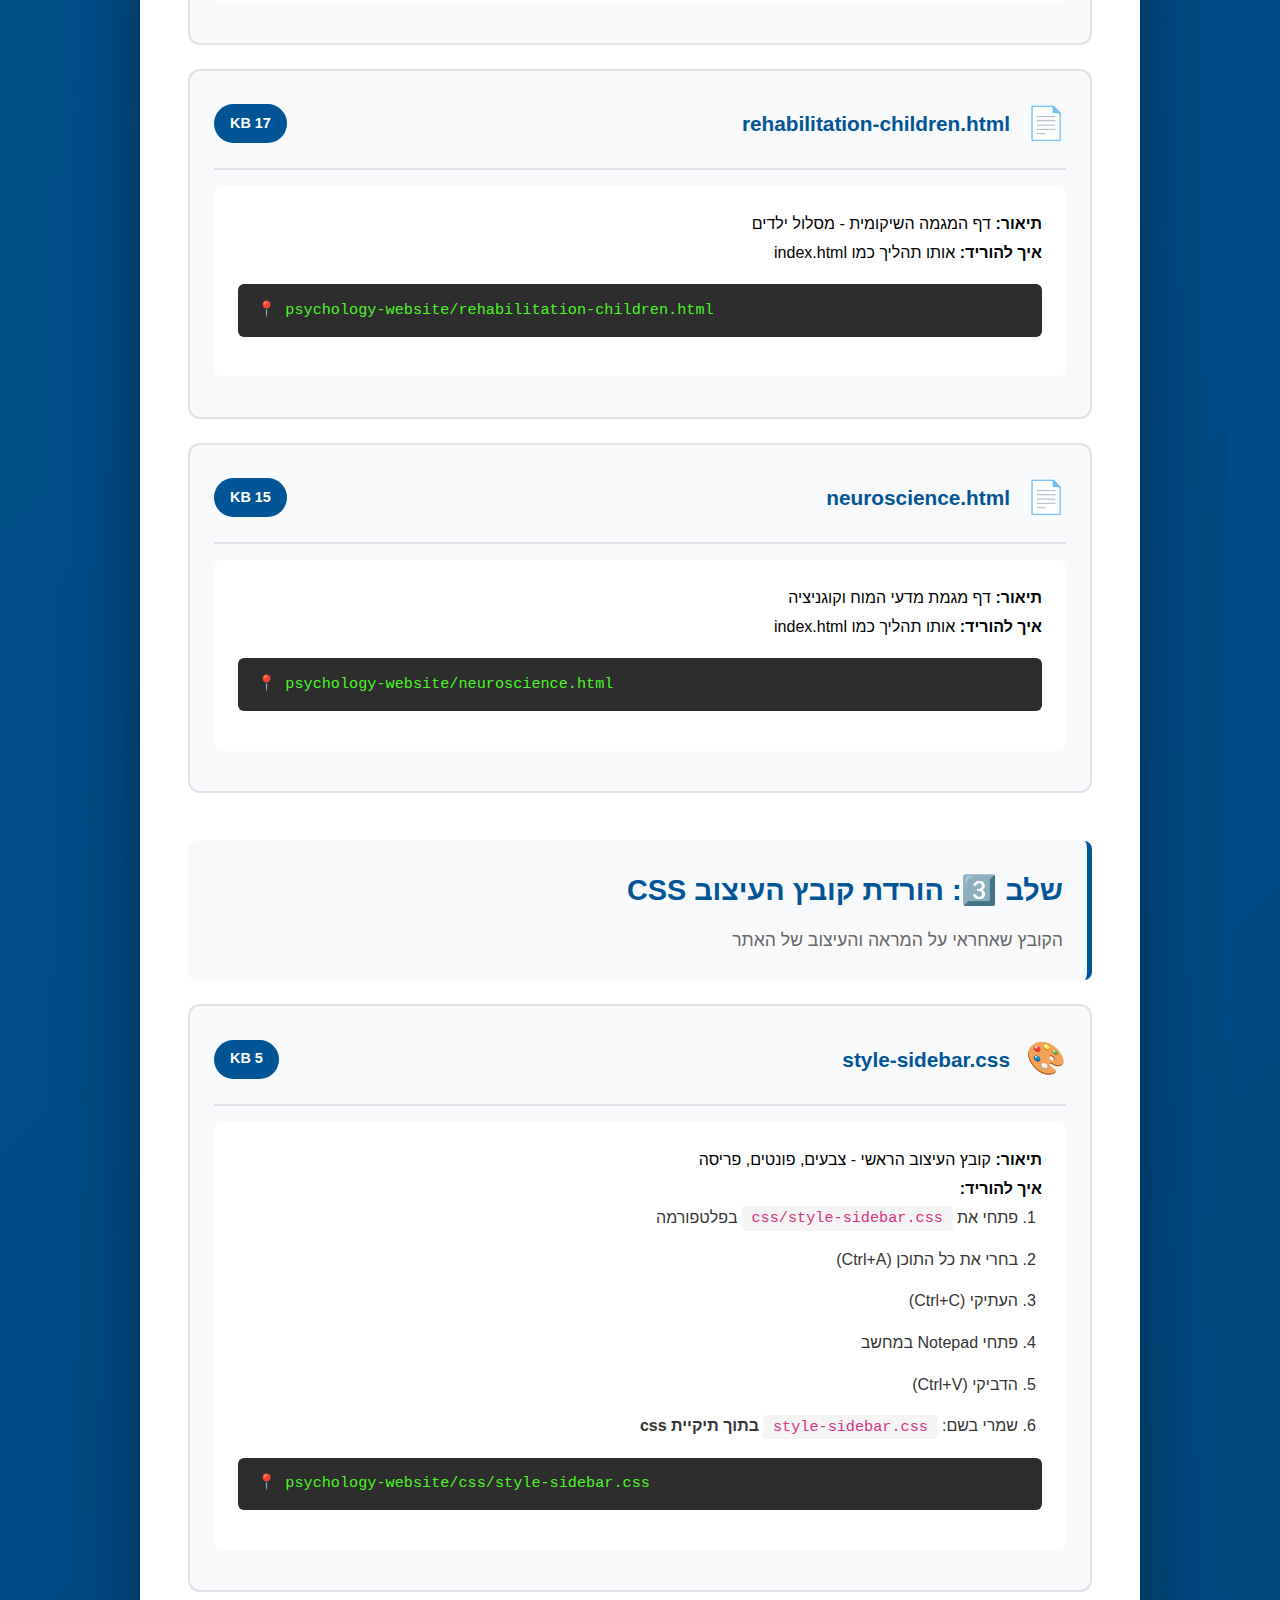
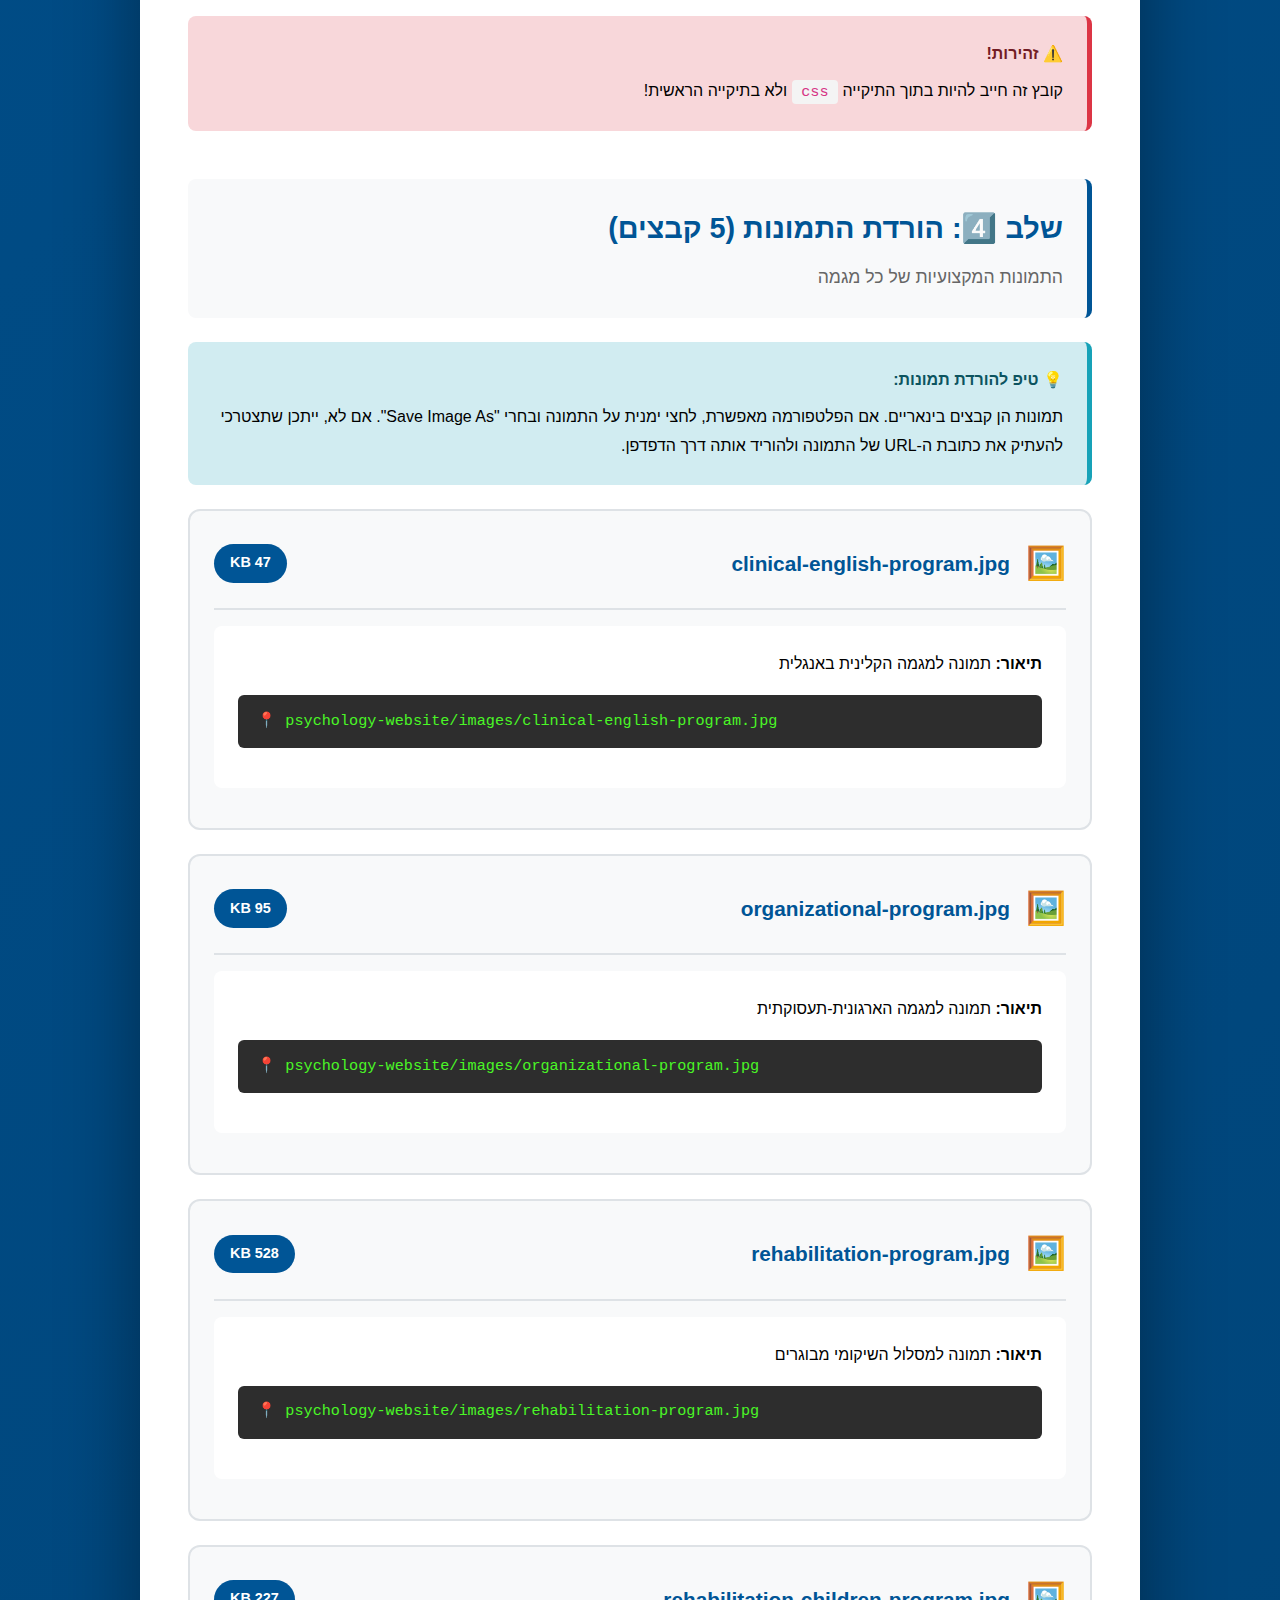
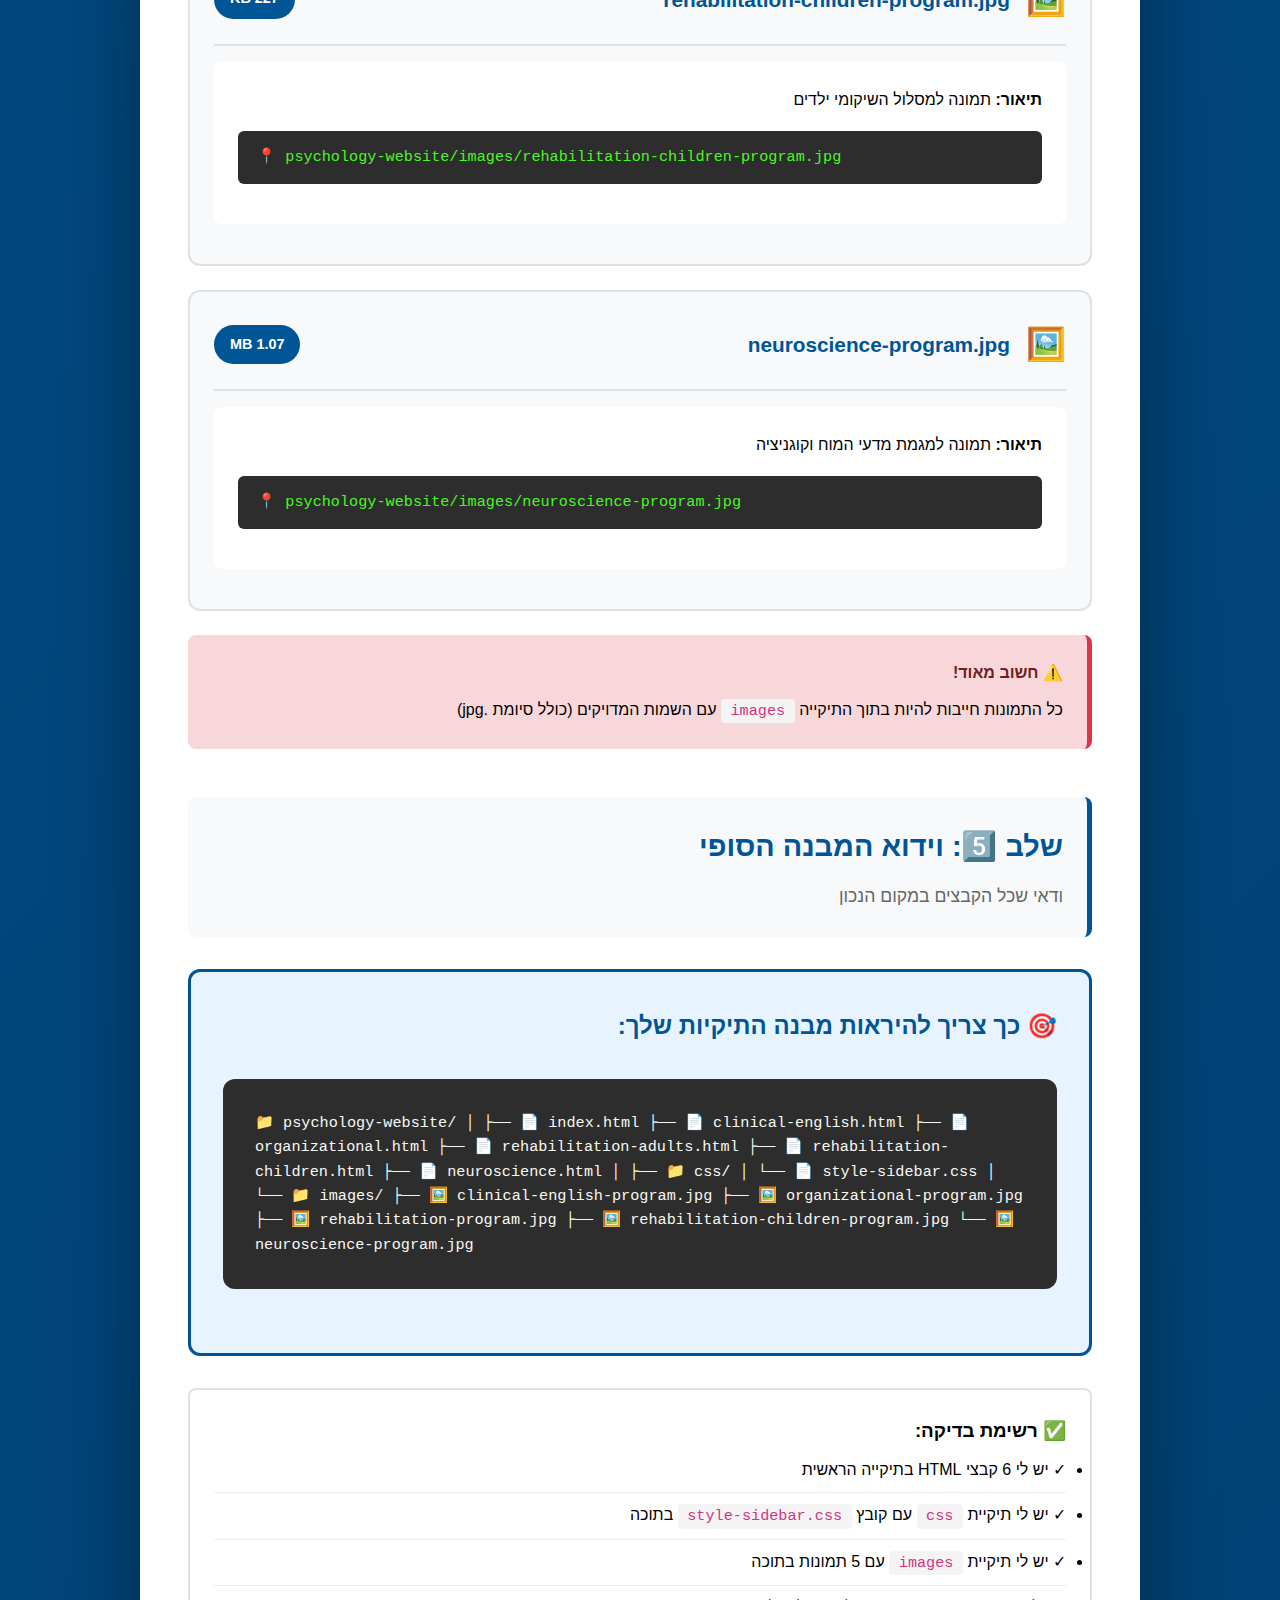
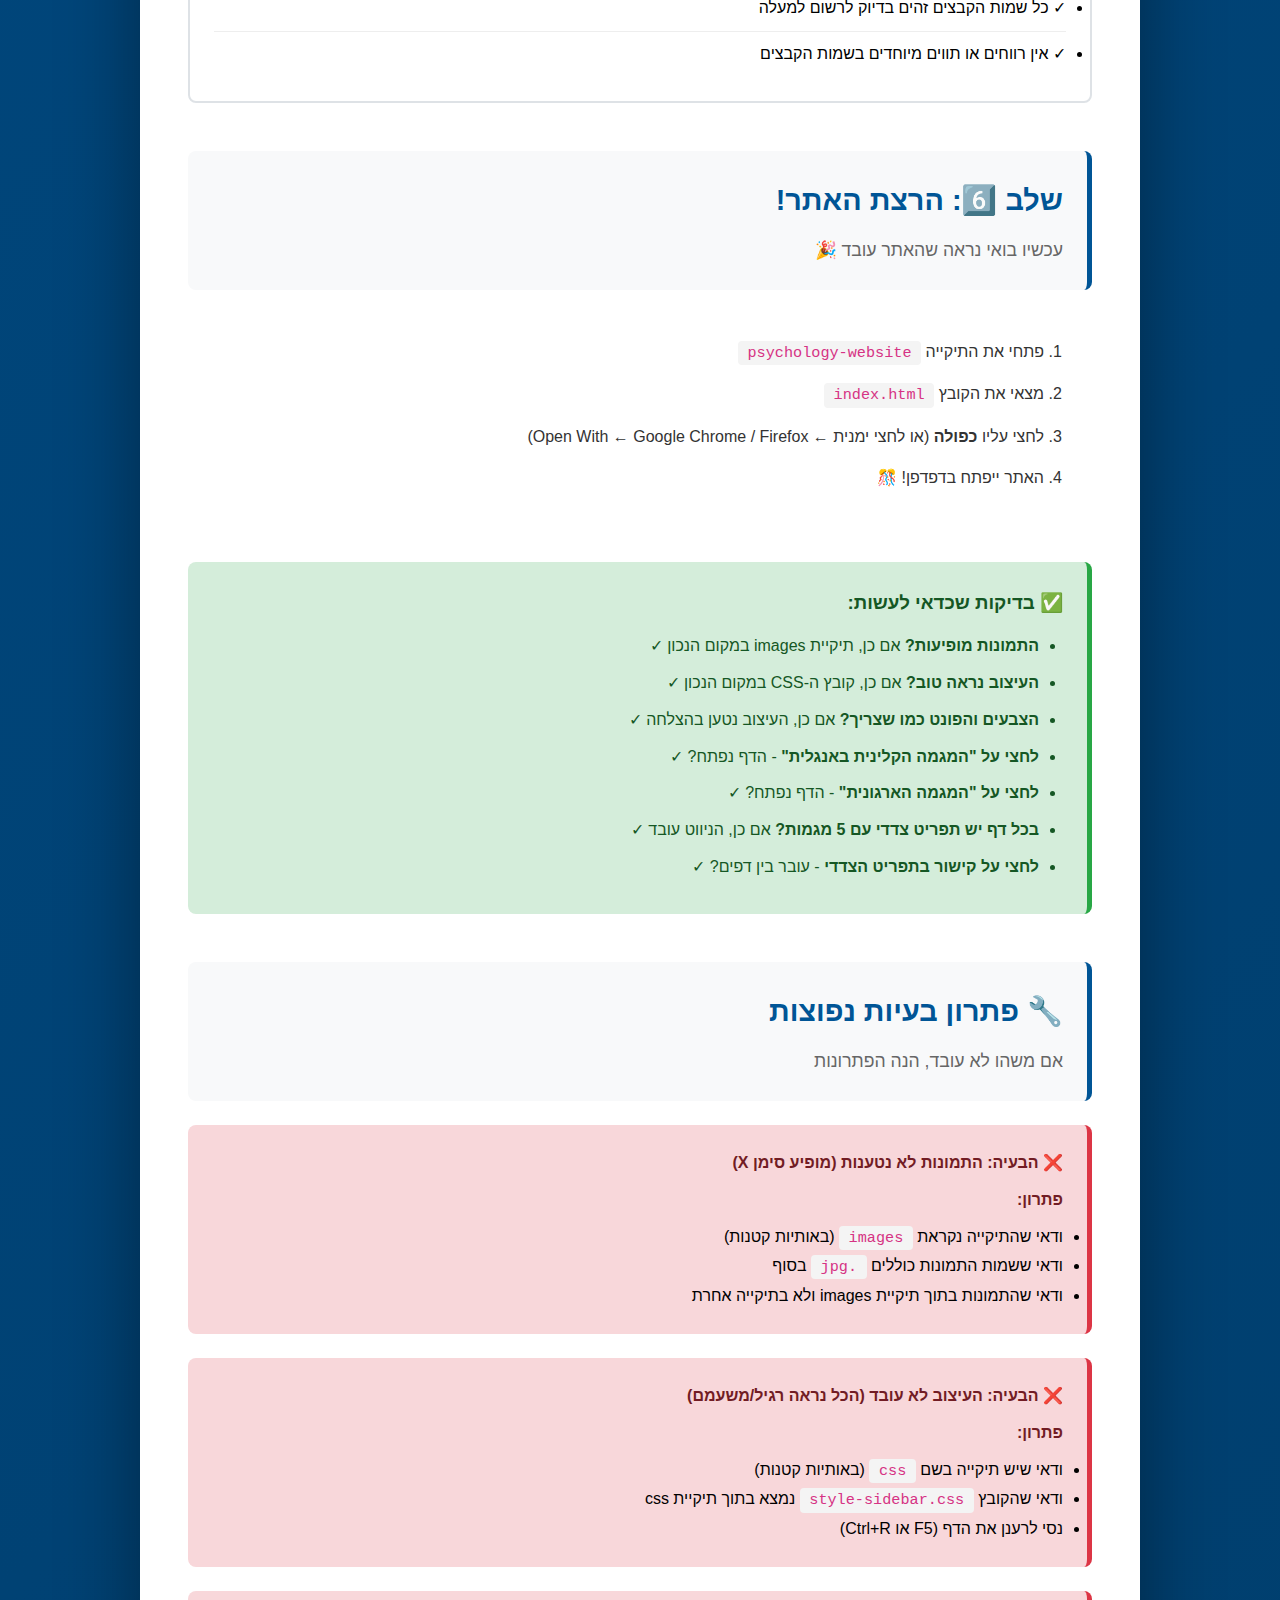
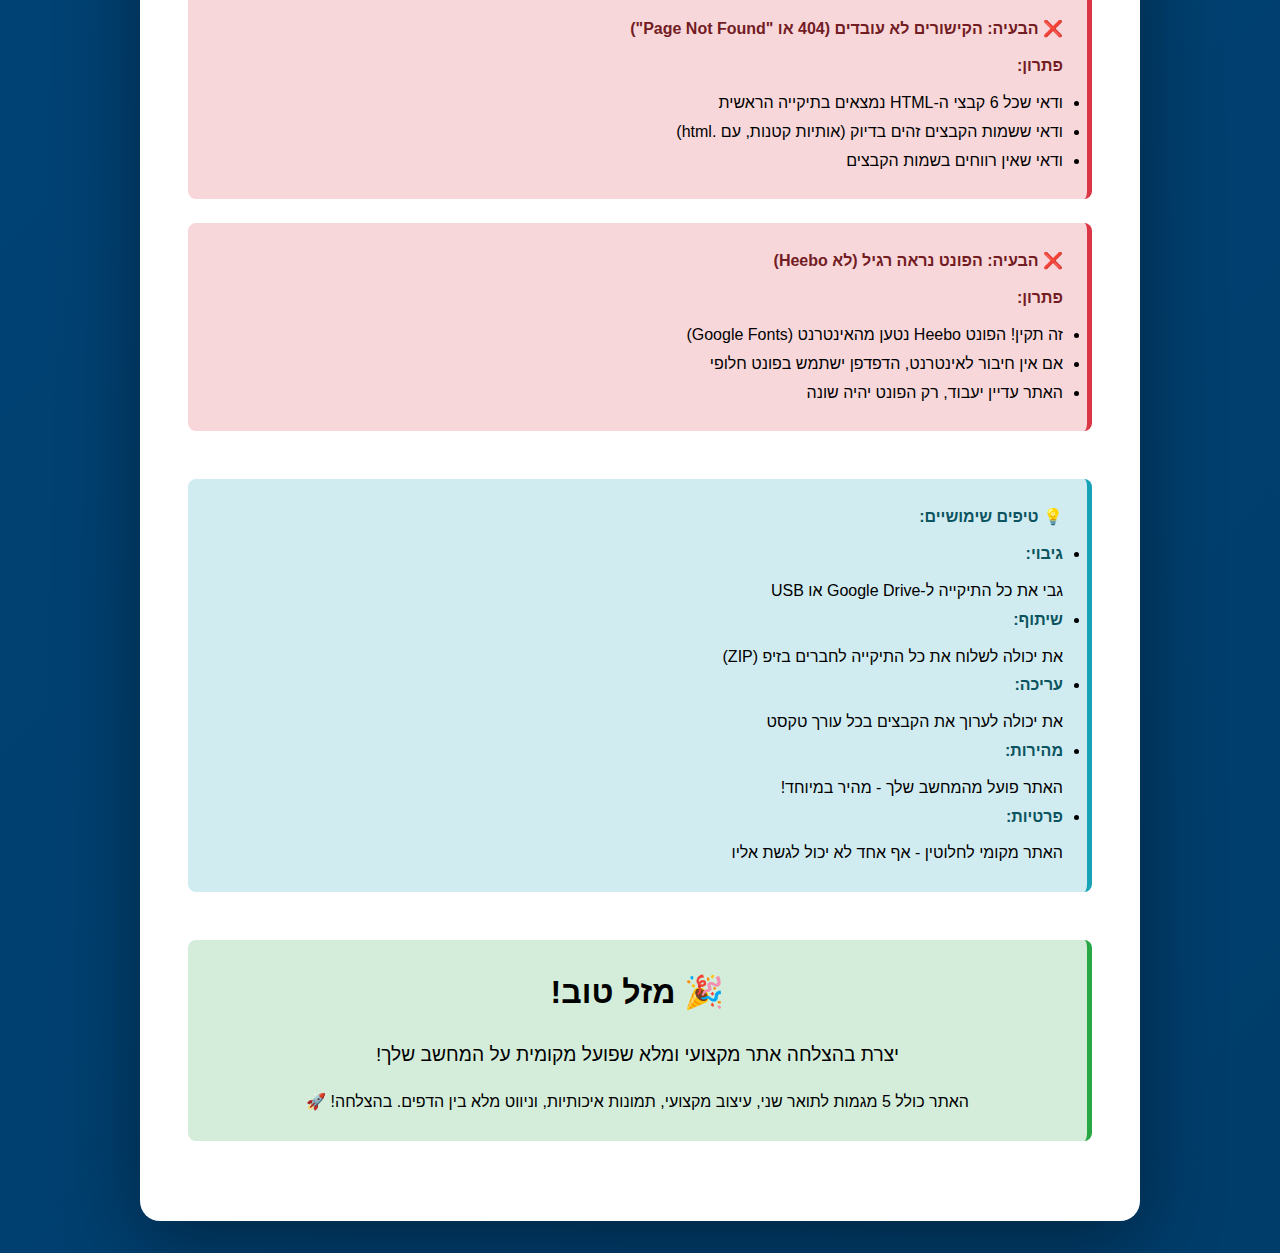
<file: COMPLETE_DOWNLOAD_PACKAGE.html>
<!DOCTYPE html>
<html lang="he" dir="rtl">
<head>
    <meta charset="UTF-8">
    <meta name="viewport" content="width=device-width, initial-scale=1.0">
    <title>📥 חבילת הורדה מלאה - אתר פסיכולוגיה אריאל</title>
    <style>
        * {
            margin: 0;
            padding: 0;
            box-sizing: border-box;
        }
        
        body {
            font-family: 'Segoe UI', Tahoma, Geneva, Verdana, sans-serif;
            background: linear-gradient(135deg, #005596 0%, #003d6b 100%);
            min-height: 100vh;
            padding: 2rem;
            line-height: 1.8;
        }
        
        .container {
            max-width: 1000px;
            margin: 0 auto;
            background: white;
            border-radius: 20px;
            box-shadow: 0 20px 80px rgba(0,0,0,0.4);
            overflow: hidden;
        }
        
        .header {
            background: linear-gradient(135deg, #005596 0%, #003d6b 100%);
            color: white;
            padding: 3rem 2rem;
            text-align: center;
        }
        
        .header h1 {
            font-size: 2.5rem;
            margin-bottom: 0.5rem;
        }
        
        .header p {
            font-size: 1.2rem;
            opacity: 0.9;
        }
        
        .content {
            padding: 3rem;
        }
        
        .alert {
            background: #fff3cd;
            border-right: 5px solid #ffc107;
            padding: 1.5rem;
            margin-bottom: 2rem;
            border-radius: 8px;
            font-size: 1.1rem;
        }
        
        .alert strong {
            color: #856404;
            display: block;
            margin-bottom: 0.5rem;
            font-size: 1.2rem;
        }
        
        .step-container {
            margin-bottom: 3rem;
        }
        
        .step-header {
            background: #f8f9fa;
            border-right: 5px solid #005596;
            padding: 1.5rem;
            margin-bottom: 1.5rem;
            border-radius: 8px;
        }
        
        .step-header h2 {
            color: #005596;
            font-size: 1.8rem;
            margin-bottom: 0.5rem;
        }
        
        .step-header p {
            color: #666;
            font-size: 1.1rem;
        }
        
        .file-card {
            background: #f8f9fa;
            border: 2px solid #dee2e6;
            border-radius: 12px;
            padding: 1.5rem;
            margin-bottom: 1.5rem;
            transition: all 0.3s;
        }
        
        .file-card:hover {
            border-color: #005596;
            box-shadow: 0 4px 12px rgba(0,85,150,0.1);
        }
        
        .file-header {
            display: flex;
            align-items: center;
            justify-content: space-between;
            margin-bottom: 1rem;
            padding-bottom: 1rem;
            border-bottom: 2px solid #dee2e6;
        }
        
        .file-name {
            display: flex;
            align-items: center;
            gap: 1rem;
        }
        
        .file-icon {
            font-size: 2rem;
        }
        
        .file-name h3 {
            color: #005596;
            font-size: 1.3rem;
        }
        
        .file-size {
            background: #005596;
            color: white;
            padding: 0.4rem 1rem;
            border-radius: 20px;
            font-size: 0.9rem;
            font-weight: 600;
        }
        
        .file-instructions {
            background: white;
            padding: 1.5rem;
            border-radius: 8px;
            margin-bottom: 1rem;
        }
        
        .file-instructions ol {
            margin-right: 1.5rem;
        }
        
        .file-instructions li {
            margin-bottom: 0.8rem;
            color: #333;
        }
        
        .file-path {
            background: #2d2d2d;
            color: #4af626;
            padding: 0.8rem 1.2rem;
            border-radius: 6px;
            font-family: 'Courier New', monospace;
            margin: 1rem 0;
            direction: ltr;
            text-align: left;
            font-size: 0.95rem;
        }
        
        .download-button {
            background: #28a745;
            color: white;
            padding: 0.8rem 2rem;
            border-radius: 8px;
            text-decoration: none;
            display: inline-block;
            font-weight: 600;
            transition: background 0.3s;
            border: none;
            cursor: pointer;
            font-size: 1rem;
        }
        
        .download-button:hover {
            background: #218838;
        }
        
        .folder-structure {
            background: #2d2d2d;
            color: #f8f8f2;
            padding: 2rem;
            border-radius: 12px;
            font-family: 'Courier New', monospace;
            margin: 2rem 0;
            direction: ltr;
            text-align: left;
            overflow-x: auto;
            font-size: 0.95rem;
            line-height: 1.6;
        }
        
        .success-box {
            background: #d4edda;
            border-right: 5px solid #28a745;
            padding: 1.5rem;
            border-radius: 8px;
            margin: 2rem 0;
        }
        
        .success-box h3 {
            color: #155724;
            margin-bottom: 0.8rem;
        }
        
        .success-box ul {
            margin-right: 1.5rem;
        }
        
        .success-box li {
            color: #155724;
            margin-bottom: 0.5rem;
        }
        
        .tip-box {
            background: #d1ecf1;
            border-right: 5px solid #17a2b8;
            padding: 1.5rem;
            border-radius: 8px;
            margin: 1.5rem 0;
        }
        
        .tip-box strong {
            color: #0c5460;
            display: block;
            margin-bottom: 0.5rem;
        }
        
        .stats-grid {
            display: grid;
            grid-template-columns: repeat(auto-fit, minmax(200px, 1fr));
            gap: 1.5rem;
            margin: 2rem 0;
        }
        
        .stat-card {
            background: linear-gradient(135deg, #667eea 0%, #764ba2 100%);
            color: white;
            padding: 2rem;
            border-radius: 12px;
            text-align: center;
        }
        
        .stat-number {
            font-size: 3rem;
            font-weight: bold;
            margin-bottom: 0.5rem;
        }
        
        .stat-label {
            font-size: 1rem;
            opacity: 0.95;
        }
        
        .final-structure {
            background: #e7f3ff;
            border: 3px solid #005596;
            padding: 2rem;
            border-radius: 12px;
            margin: 2rem 0;
        }
        
        .final-structure h3 {
            color: #005596;
            margin-bottom: 1rem;
            font-size: 1.5rem;
        }
        
        code {
            background: #f4f4f4;
            padding: 0.2rem 0.6rem;
            border-radius: 4px;
            font-family: 'Courier New', monospace;
            color: #d63384;
            font-size: 0.95rem;
        }
        
        .warning-box {
            background: #f8d7da;
            border-right: 5px solid #dc3545;
            padding: 1.5rem;
            border-radius: 8px;
            margin: 1.5rem 0;
        }
        
        .warning-box strong {
            color: #721c24;
            display: block;
            margin-bottom: 0.5rem;
        }
        
        .checklist {
            background: white;
            border: 2px solid #dee2e6;
            padding: 1.5rem;
            border-radius: 8px;
            margin: 1.5rem 0;
        }
        
        .checklist li {
            padding: 0.5rem 0;
            border-bottom: 1px solid #eee;
        }
        
        .checklist li:last-child {
            border-bottom: none;
        }
    </style>
</head>
<body>
    <div class="container">
        <div class="header">
            <h1>📥 חבילת הורדה מלאה</h1>
            <p>אתר תואר שני בפסיכולוגיה - אוניברסיטת אריאל</p>
        </div>
        
        <div class="content">
            
            <div class="alert">
                <strong>🎯 מה את הולכת להוריד?</strong>
                אתר אינטרנט מלא ומוכן לשימוש עם 12 קבצים שעובדים יחד בצורה מושלמת. 
                כל הקישורים בין הדפים יעבדו, כל התמונות יוצגו, והעיצוב יהיה זהה בדיוק לגרסה המקורית.
            </div>

            <div class="stats-grid">
                <div class="stat-card">
                    <div class="stat-number">12</div>
                    <div class="stat-label">קבצים סה"כ</div>
                </div>
                <div class="stat-card">
                    <div class="stat-number">6</div>
                    <div class="stat-label">דפי HTML</div>
                </div>
                <div class="stat-card">
                    <div class="stat-number">5</div>
                    <div class="stat-label">תמונות</div>
                </div>
                <div class="stat-card">
                    <div class="stat-number">1</div>
                    <div class="stat-label">קובץ עיצוב CSS</div>
                </div>
            </div>

            <!-- שלב 1 -->
            <div class="step-container">
                <div class="step-header">
                    <h2>שלב 1️⃣: יצירת מבנה התיקיות</h2>
                    <p>צרי את המבנה הבא על המחשב שלך</p>
                </div>
                
                <div class="file-instructions">
                    <ol>
                        <li>פתחי את File Explorer (סייר הקבצים) במחשב</li>
                        <li>נווטי למיקום נוח (למשל: <code>C:\Users\YourName\Desktop\</code>)</li>
                        <li>צרי תיקייה חדשה בשם <strong>psychology-website</strong></li>
                        <li>היכנסי לתוך התיקייה החדשה</li>
                        <li>צרי בתוכה שתי תיקיות משנה:</li>
                    </ol>
                </div>
                
                <div class="file-path">
                    📁 psychology-website/
                    ├── 📁 css/
                    └── 📁 images/
                </div>
                
                <div class="tip-box">
                    <strong>💡 חשוב!</strong>
                    שמות התיקיות <code>css</code> ו-<code>images</code> חייבים להיות באותיות קטנות באנגלית בדיוק כפי שרשום. 
                    אחרת הקישורים לא יעבדו!
                </div>
            </div>

            <!-- שלב 2 -->
            <div class="step-container">
                <div class="step-header">
                    <h2>שלב 2️⃣: הורדת קבצי HTML (6 קבצים)</h2>
                    <p>קבצי הדפים הראשיים של האתר - שמרי אותם ישירות בתיקייה הראשית</p>
                </div>
                
                <!-- index.html -->
                <div class="file-card">
                    <div class="file-header">
                        <div class="file-name">
                            <span class="file-icon">🏠</span>
                            <h3>index.html</h3>
                        </div>
                        <span class="file-size">19 KB</span>
                    </div>
                    <div class="file-instructions">
                        <p><strong>תיאור:</strong> עמוד הבית - הדף הראשון שנפתח כשמריצים את האתר</p>
                        <p><strong>איך להוריד:</strong></p>
                        <ol>
                            <li>פתחי את הקובץ <code>index.html</code> בפלטפורמה</li>
                            <li>בחרי את כל התוכן (Ctrl+A)</li>
                            <li>העתיקי (Ctrl+C)</li>
                            <li>פתחי Notepad/Notepad++ במחשב</li>
                            <li>הדביקי את התוכן (Ctrl+V)</li>
                            <li>שמרי בשם: <code>index.html</code> בתיקייה <code>psychology-website</code></li>
                        </ol>
                        <div class="file-path">📍 psychology-website/index.html</div>
                    </div>
                </div>

                <!-- clinical-english.html -->
                <div class="file-card">
                    <div class="file-header">
                        <div class="file-name">
                            <span class="file-icon">📄</span>
                            <h3>clinical-english.html</h3>
                        </div>
                        <span class="file-size">15 KB</span>
                    </div>
                    <div class="file-instructions">
                        <p><strong>תיאור:</strong> דף המגמה הקלינית באנגלית</p>
                        <p><strong>איך להוריד:</strong> אותו תהליך כמו index.html</p>
                        <div class="file-path">📍 psychology-website/clinical-english.html</div>
                    </div>
                </div>

                <!-- organizational.html -->
                <div class="file-card">
                    <div class="file-header">
                        <div class="file-name">
                            <span class="file-icon">📄</span>
                            <h3>organizational.html</h3>
                        </div>
                        <span class="file-size">14 KB</span>
                    </div>
                    <div class="file-instructions">
                        <p><strong>תיאור:</strong> דף המגמה הארגונית-תעסוקתית</p>
                        <p><strong>איך להוריד:</strong> אותו תהליך כמו index.html</p>
                        <div class="file-path">📍 psychology-website/organizational.html</div>
                    </div>
                </div>

                <!-- rehabilitation-adults.html -->
                <div class="file-card">
                    <div class="file-header">
                        <div class="file-name">
                            <span class="file-icon">📄</span>
                            <h3>rehabilitation-adults.html</h3>
                        </div>
                        <span class="file-size">18 KB</span>
                    </div>
                    <div class="file-instructions">
                        <p><strong>תיאור:</strong> דף המגמה השיקומית - מסלול מבוגרים</p>
                        <p><strong>איך להוריד:</strong> אותו תהליך כמו index.html</p>
                        <div class="file-path">📍 psychology-website/rehabilitation-adults.html</div>
                    </div>
                </div>

                <!-- rehabilitation-children.html -->
                <div class="file-card">
                    <div class="file-header">
                        <div class="file-name">
                            <span class="file-icon">📄</span>
                            <h3>rehabilitation-children.html</h3>
                        </div>
                        <span class="file-size">17 KB</span>
                    </div>
                    <div class="file-instructions">
                        <p><strong>תיאור:</strong> דף המגמה השיקומית - מסלול ילדים</p>
                        <p><strong>איך להוריד:</strong> אותו תהליך כמו index.html</p>
                        <div class="file-path">📍 psychology-website/rehabilitation-children.html</div>
                    </div>
                </div>

                <!-- neuroscience.html -->
                <div class="file-card">
                    <div class="file-header">
                        <div class="file-name">
                            <span class="file-icon">📄</span>
                            <h3>neuroscience.html</h3>
                        </div>
                        <span class="file-size">15 KB</span>
                    </div>
                    <div class="file-instructions">
                        <p><strong>תיאור:</strong> דף מגמת מדעי המוח וקוגניציה</p>
                        <p><strong>איך להוריד:</strong> אותו תהליך כמו index.html</p>
                        <div class="file-path">📍 psychology-website/neuroscience.html</div>
                    </div>
                </div>
            </div>

            <!-- שלב 3 -->
            <div class="step-container">
                <div class="step-header">
                    <h2>שלב 3️⃣: הורדת קובץ העיצוב CSS</h2>
                    <p>הקובץ שאחראי על המראה והעיצוב של האתר</p>
                </div>
                
                <div class="file-card">
                    <div class="file-header">
                        <div class="file-name">
                            <span class="file-icon">🎨</span>
                            <h3>style-sidebar.css</h3>
                        </div>
                        <span class="file-size">5 KB</span>
                    </div>
                    <div class="file-instructions">
                        <p><strong>תיאור:</strong> קובץ העיצוב הראשי - צבעים, פונטים, פריסה</p>
                        <p><strong>איך להוריד:</strong></p>
                        <ol>
                            <li>פתחי את <code>css/style-sidebar.css</code> בפלטפורמה</li>
                            <li>בחרי את כל התוכן (Ctrl+A)</li>
                            <li>העתיקי (Ctrl+C)</li>
                            <li>פתחי Notepad במחשב</li>
                            <li>הדביקי (Ctrl+V)</li>
                            <li>שמרי בשם: <code>style-sidebar.css</code> <strong>בתוך תיקיית css</strong></li>
                        </ol>
                        <div class="file-path">📍 psychology-website/css/style-sidebar.css</div>
                    </div>
                </div>

                <div class="warning-box">
                    <strong>⚠️ זהירות!</strong>
                    קובץ זה חייב להיות בתוך התיקייה <code>css</code> ולא בתיקייה הראשית!
                </div>
            </div>

            <!-- שלב 4 -->
            <div class="step-container">
                <div class="step-header">
                    <h2>שלב 4️⃣: הורדת התמונות (5 קבצים)</h2>
                    <p>התמונות המקצועיות של כל מגמה</p>
                </div>
                
                <div class="tip-box">
                    <strong>💡 טיפ להורדת תמונות:</strong>
                    תמונות הן קבצים בינאריים. אם הפלטפורמה מאפשרת, לחצי ימנית על התמונה ובחרי "Save Image As".
                    אם לא, ייתכן שתצטרכי להעתיק את כתובת ה-URL של התמונה ולהוריד אותה דרך הדפדפן.
                </div>

                <!-- Clinical English Image -->
                <div class="file-card">
                    <div class="file-header">
                        <div class="file-name">
                            <span class="file-icon">🖼️</span>
                            <h3>clinical-english-program.jpg</h3>
                        </div>
                        <span class="file-size">47 KB</span>
                    </div>
                    <div class="file-instructions">
                        <p><strong>תיאור:</strong> תמונה למגמה הקלינית באנגלית</p>
                        <div class="file-path">📍 psychology-website/images/clinical-english-program.jpg</div>
                    </div>
                </div>

                <!-- Organizational Image -->
                <div class="file-card">
                    <div class="file-header">
                        <div class="file-name">
                            <span class="file-icon">🖼️</span>
                            <h3>organizational-program.jpg</h3>
                        </div>
                        <span class="file-size">95 KB</span>
                    </div>
                    <div class="file-instructions">
                        <p><strong>תיאור:</strong> תמונה למגמה הארגונית-תעסוקתית</p>
                        <div class="file-path">📍 psychology-website/images/organizational-program.jpg</div>
                    </div>
                </div>

                <!-- Rehabilitation Adults Image -->
                <div class="file-card">
                    <div class="file-header">
                        <div class="file-name">
                            <span class="file-icon">🖼️</span>
                            <h3>rehabilitation-program.jpg</h3>
                        </div>
                        <span class="file-size">528 KB</span>
                    </div>
                    <div class="file-instructions">
                        <p><strong>תיאור:</strong> תמונה למסלול השיקומי מבוגרים</p>
                        <div class="file-path">📍 psychology-website/images/rehabilitation-program.jpg</div>
                    </div>
                </div>

                <!-- Rehabilitation Children Image -->
                <div class="file-card">
                    <div class="file-header">
                        <div class="file-name">
                            <span class="file-icon">🖼️</span>
                            <h3>rehabilitation-children-program.jpg</h3>
                        </div>
                        <span class="file-size">227 KB</span>
                    </div>
                    <div class="file-instructions">
                        <p><strong>תיאור:</strong> תמונה למסלול השיקומי ילדים</p>
                        <div class="file-path">📍 psychology-website/images/rehabilitation-children-program.jpg</div>
                    </div>
                </div>

                <!-- Neuroscience Image -->
                <div class="file-card">
                    <div class="file-header">
                        <div class="file-name">
                            <span class="file-icon">🖼️</span>
                            <h3>neuroscience-program.jpg</h3>
                        </div>
                        <span class="file-size">1.07 MB</span>
                    </div>
                    <div class="file-instructions">
                        <p><strong>תיאור:</strong> תמונה למגמת מדעי המוח וקוגניציה</p>
                        <div class="file-path">📍 psychology-website/images/neuroscience-program.jpg</div>
                    </div>
                </div>

                <div class="warning-box">
                    <strong>⚠️ חשוב מאוד!</strong>
                    כל התמונות חייבות להיות בתוך התיקייה <code>images</code> עם השמות המדויקים (כולל סיומת .jpg)
                </div>
            </div>

            <!-- שלב 5 -->
            <div class="step-container">
                <div class="step-header">
                    <h2>שלב 5️⃣: וידוא המבנה הסופי</h2>
                    <p>ודאי שכל הקבצים במקום הנכון</p>
                </div>
                
                <div class="final-structure">
                    <h3>🎯 כך צריך להיראות מבנה התיקיות שלך:</h3>
                    
                    <div class="folder-structure">
📁 psychology-website/
│
├── 📄 index.html
├── 📄 clinical-english.html
├── 📄 organizational.html
├── 📄 rehabilitation-adults.html
├── 📄 rehabilitation-children.html
├── 📄 neuroscience.html
│
├── 📁 css/
│   └── 📄 style-sidebar.css
│
└── 📁 images/
    ├── 🖼️ clinical-english-program.jpg
    ├── 🖼️ organizational-program.jpg
    ├── 🖼️ rehabilitation-program.jpg
    ├── 🖼️ rehabilitation-children-program.jpg
    └── 🖼️ neuroscience-program.jpg
                    </div>
                </div>

                <div class="checklist">
                    <h3>✅ רשימת בדיקה:</h3>
                    <ul>
                        <li>✓ יש לי 6 קבצי HTML בתיקייה הראשית</li>
                        <li>✓ יש לי תיקיית <code>css</code> עם קובץ <code>style-sidebar.css</code> בתוכה</li>
                        <li>✓ יש לי תיקיית <code>images</code> עם 5 תמונות בתוכה</li>
                        <li>✓ כל שמות הקבצים זהים בדיוק לרשום למעלה</li>
                        <li>✓ אין רווחים או תווים מיוחדים בשמות הקבצים</li>
                    </ul>
                </div>
            </div>

            <!-- שלב 6 -->
            <div class="step-container">
                <div class="step-header">
                    <h2>שלב 6️⃣: הרצת האתר!</h2>
                    <p>עכשיו בואי נראה שהאתר עובד 🎉</p>
                </div>
                
                <div class="file-instructions">
                    <ol>
                        <li>פתחי את התיקייה <code>psychology-website</code></li>
                        <li>מצאי את הקובץ <code>index.html</code></li>
                        <li>לחצי עליו <strong>כפולה</strong> (או לחצי ימנית ← Open With ← Google Chrome / Firefox)</li>
                        <li>האתר ייפתח בדפדפן! 🎊</li>
                    </ol>
                </div>

                <div class="success-box">
                    <h3>✅ בדיקות שכדאי לעשות:</h3>
                    <ul>
                        <li><strong>התמונות מופיעות?</strong> אם כן, תיקיית images במקום הנכון ✓</li>
                        <li><strong>העיצוב נראה טוב?</strong> אם כן, קובץ ה-CSS במקום הנכון ✓</li>
                        <li><strong>הצבעים והפונט כמו שצריך?</strong> אם כן, העיצוב נטען בהצלחה ✓</li>
                        <li><strong>לחצי על "המגמה הקלינית באנגלית"</strong> - הדף נפתח? ✓</li>
                        <li><strong>לחצי על "המגמה הארגונית"</strong> - הדף נפתח? ✓</li>
                        <li><strong>בכל דף יש תפריט צדדי עם 5 מגמות?</strong> אם כן, הניווט עובד ✓</li>
                        <li><strong>לחצי על קישור בתפריט הצדדי</strong> - עובר בין דפים? ✓</li>
                    </ul>
                </div>
            </div>

            <!-- פתרון בעיות -->
            <div class="step-container">
                <div class="step-header">
                    <h2>🔧 פתרון בעיות נפוצות</h2>
                    <p>אם משהו לא עובד, הנה הפתרונות</p>
                </div>
                
                <div class="warning-box">
                    <strong>❌ הבעיה: התמונות לא נטענות (מופיע סימן X)</strong>
                    <p><strong>פתרון:</strong></p>
                    <ul>
                        <li>ודאי שהתיקייה נקראת <code>images</code> (באותיות קטנות)</li>
                        <li>ודאי ששמות התמונות כוללים <code>.jpg</code> בסוף</li>
                        <li>ודאי שהתמונות בתוך תיקיית images ולא בתיקייה אחרת</li>
                    </ul>
                </div>

                <div class="warning-box">
                    <strong>❌ הבעיה: העיצוב לא עובד (הכל נראה רגיל/משעמם)</strong>
                    <p><strong>פתרון:</strong></p>
                    <ul>
                        <li>ודאי שיש תיקייה בשם <code>css</code> (באותיות קטנות)</li>
                        <li>ודאי שהקובץ <code>style-sidebar.css</code> נמצא בתוך תיקיית css</li>
                        <li>נסי לרענן את הדף (F5 או Ctrl+R)</li>
                    </ul>
                </div>

                <div class="warning-box">
                    <strong>❌ הבעיה: הקישורים לא עובדים (404 או "Page Not Found")</strong>
                    <p><strong>פתרון:</strong></p>
                    <ul>
                        <li>ודאי שכל 6 קבצי ה-HTML נמצאים בתיקייה הראשית</li>
                        <li>ודאי ששמות הקבצים זהים בדיוק (אותיות קטנות, עם .html)</li>
                        <li>ודאי שאין רווחים בשמות הקבצים</li>
                    </ul>
                </div>

                <div class="warning-box">
                    <strong>❌ הבעיה: הפונט נראה רגיל (לא Heebo)</strong>
                    <p><strong>פתרון:</strong></p>
                    <ul>
                        <li>זה תקין! הפונט Heebo נטען מהאינטרנט (Google Fonts)</li>
                        <li>אם אין חיבור לאינטרנט, הדפדפן ישתמש בפונט חלופי</li>
                        <li>האתר עדיין יעבוד, רק הפונט יהיה שונה</li>
                    </ul>
                </div>
            </div>

            <!-- טיפים נוספים -->
            <div class="tip-box">
                <strong>💡 טיפים שימושיים:</strong>
                <ul>
                    <li><strong>גיבוי:</strong> גבי את כל התיקייה ל-Google Drive או USB</li>
                    <li><strong>שיתוף:</strong> את יכולה לשלוח את כל התיקייה לחברים בזיפ (ZIP)</li>
                    <li><strong>עריכה:</strong> את יכולה לערוך את הקבצים בכל עורך טקסט</li>
                    <li><strong>מהירות:</strong> האתר פועל מהמחשב שלך - מהיר במיוחד!</li>
                    <li><strong>פרטיות:</strong> האתר מקומי לחלוטין - אף אחד לא יכול לגשת אליו</li>
                </ul>
            </div>

            <div class="success-box" style="text-align: center; margin-top: 3rem;">
                <h2 style="font-size: 2rem; margin-bottom: 1rem;">🎉 מזל טוב!</h2>
                <p style="font-size: 1.2rem;">
                    יצרת בהצלחה אתר מקצועי ומלא שפועל מקומית על המחשב שלך!
                </p>
                <p style="margin-top: 1rem;">
                    האתר כולל 5 מגמות לתואר שני, עיצוב מקצועי, תמונות איכותיות, 
                    וניווט מלא בין הדפים. בהצלחה! 🚀
                </p>
            </div>

        </div>
    </div>
</body>
</html>
</file>
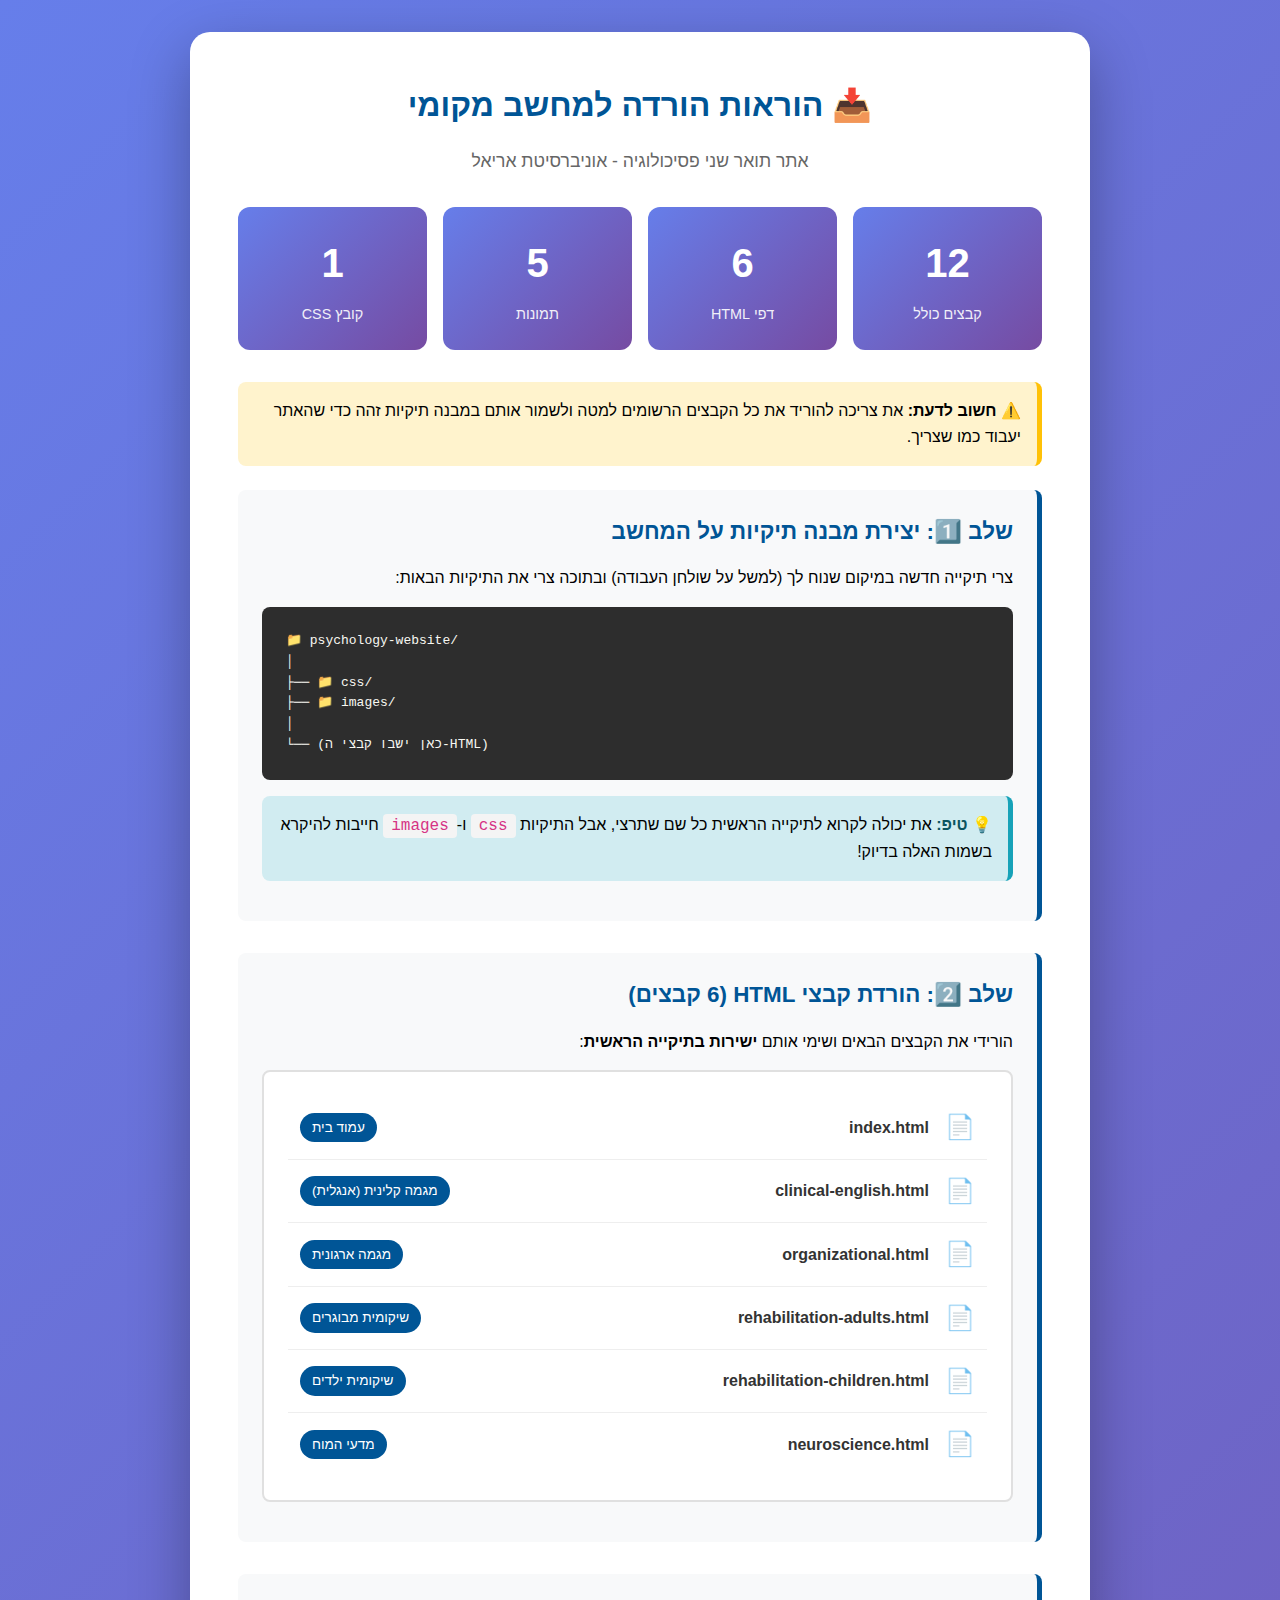
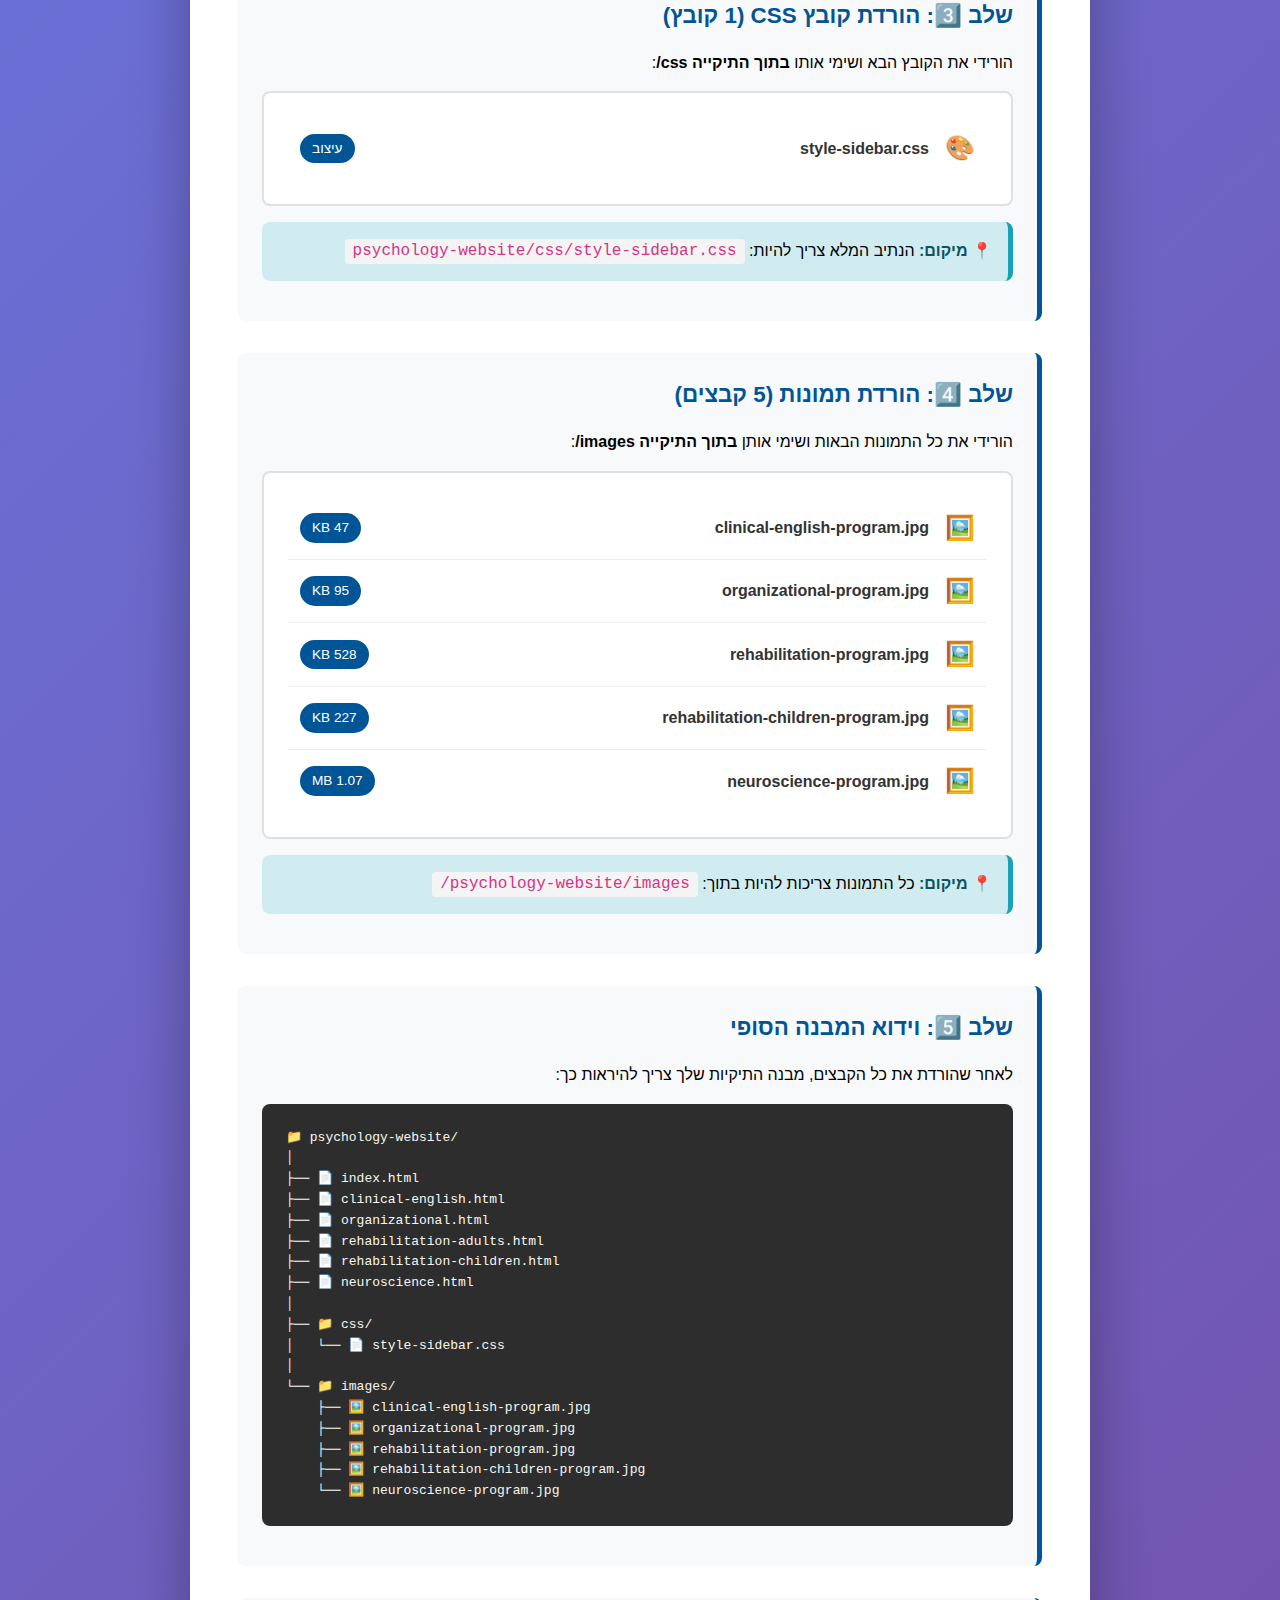
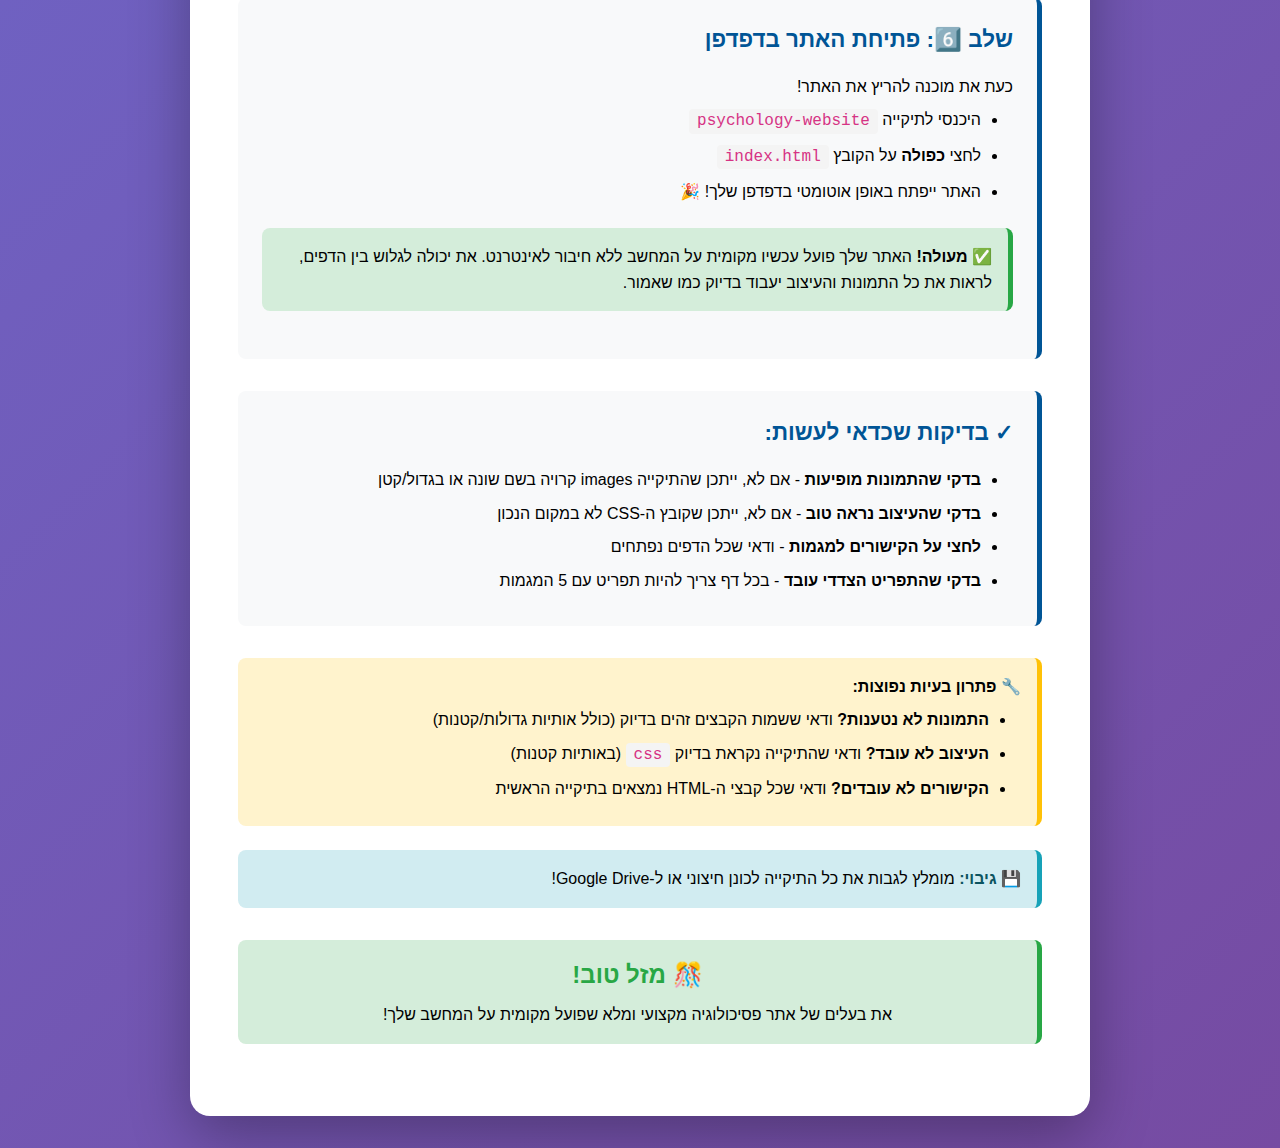
<file: DOWNLOAD_INSTRUCTIONS.html>
<!DOCTYPE html>
<html lang="he" dir="rtl">
<head>
    <meta charset="UTF-8">
    <meta name="viewport" content="width=device-width, initial-scale=1.0">
    <title>הוראות הורדה - אתר תואר שני פסיכולוגיה אוניברסיטת אריאל</title>
    <style>
        * {
            margin: 0;
            padding: 0;
            box-sizing: border-box;
        }
        
        body {
            font-family: 'Segoe UI', Tahoma, Geneva, Verdana, sans-serif;
            background: linear-gradient(135deg, #667eea 0%, #764ba2 100%);
            min-height: 100vh;
            padding: 2rem;
            line-height: 1.6;
        }
        
        .container {
            max-width: 900px;
            margin: 0 auto;
            background: white;
            border-radius: 20px;
            box-shadow: 0 20px 60px rgba(0,0,0,0.3);
            padding: 3rem;
        }
        
        h1 {
            color: #005596;
            text-align: center;
            margin-bottom: 1rem;
            font-size: 2rem;
        }
        
        .subtitle {
            text-align: center;
            color: #666;
            margin-bottom: 2rem;
            font-size: 1.1rem;
        }
        
        .step {
            background: #f8f9fa;
            border-right: 5px solid #005596;
            padding: 1.5rem;
            margin-bottom: 2rem;
            border-radius: 8px;
        }
        
        .step h2 {
            color: #005596;
            margin-bottom: 1rem;
            font-size: 1.4rem;
        }
        
        .file-list {
            background: white;
            border: 2px solid #e0e0e0;
            border-radius: 8px;
            padding: 1.5rem;
            margin: 1rem 0;
        }
        
        .file-item {
            padding: 0.75rem;
            border-bottom: 1px solid #eee;
            display: flex;
            align-items: center;
            gap: 1rem;
        }
        
        .file-item:last-child {
            border-bottom: none;
        }
        
        .file-icon {
            font-size: 1.5rem;
        }
        
        .file-name {
            font-weight: 600;
            color: #333;
            flex: 1;
        }
        
        .file-type {
            background: #005596;
            color: white;
            padding: 0.25rem 0.75rem;
            border-radius: 20px;
            font-size: 0.85rem;
        }
        
        .warning {
            background: #fff3cd;
            border-right: 5px solid #ffc107;
            padding: 1rem;
            margin: 1.5rem 0;
            border-radius: 8px;
        }
        
        .success {
            background: #d4edda;
            border-right: 5px solid #28a745;
            padding: 1rem;
            margin: 1.5rem 0;
            border-radius: 8px;
        }
        
        .folder-structure {
            background: #2d2d2d;
            color: #f8f8f2;
            padding: 1.5rem;
            border-radius: 8px;
            font-family: 'Courier New', monospace;
            overflow-x: auto;
            margin: 1rem 0;
            direction: ltr;
            text-align: left;
        }
        
        .folder-structure pre {
            margin: 0;
            white-space: pre;
        }
        
        code {
            background: #f4f4f4;
            padding: 0.2rem 0.5rem;
            border-radius: 4px;
            font-family: 'Courier New', monospace;
            color: #d63384;
        }
        
        .tip {
            background: #d1ecf1;
            border-right: 5px solid #17a2b8;
            padding: 1rem;
            margin: 1rem 0;
            border-radius: 8px;
        }
        
        .tip strong {
            color: #0c5460;
        }
        
        ul {
            margin-right: 2rem;
            margin-top: 0.5rem;
        }
        
        li {
            margin-bottom: 0.5rem;
        }
        
        .button {
            display: inline-block;
            background: #005596;
            color: white;
            padding: 0.75rem 2rem;
            border-radius: 8px;
            text-decoration: none;
            margin-top: 1rem;
            transition: background 0.3s;
        }
        
        .button:hover {
            background: #003d6b;
        }
        
        .stats {
            display: grid;
            grid-template-columns: repeat(auto-fit, minmax(150px, 1fr));
            gap: 1rem;
            margin: 2rem 0;
        }
        
        .stat-card {
            background: linear-gradient(135deg, #667eea 0%, #764ba2 100%);
            color: white;
            padding: 1.5rem;
            border-radius: 12px;
            text-align: center;
        }
        
        .stat-number {
            font-size: 2.5rem;
            font-weight: bold;
            margin-bottom: 0.5rem;
        }
        
        .stat-label {
            font-size: 0.9rem;
            opacity: 0.9;
        }
    </style>
</head>
<body>
    <div class="container">
        <h1>📥 הוראות הורדה למחשב מקומי</h1>
        <p class="subtitle">אתר תואר שני פסיכולוגיה - אוניברסיטת אריאל</p>
        
        <div class="stats">
            <div class="stat-card">
                <div class="stat-number">12</div>
                <div class="stat-label">קבצים כולל</div>
            </div>
            <div class="stat-card">
                <div class="stat-number">6</div>
                <div class="stat-label">דפי HTML</div>
            </div>
            <div class="stat-card">
                <div class="stat-number">5</div>
                <div class="stat-label">תמונות</div>
            </div>
            <div class="stat-card">
                <div class="stat-number">1</div>
                <div class="stat-label">קובץ CSS</div>
            </div>
        </div>

        <div class="warning">
            <strong>⚠️ חשוב לדעת:</strong> את צריכה להוריד את כל הקבצים הרשומים למטה ולשמור אותם במבנה תיקיות זהה כדי שהאתר יעבוד כמו שצריך.
        </div>

        <!-- שלב 1 -->
        <div class="step">
            <h2>שלב 1️⃣: יצירת מבנה תיקיות על המחשב</h2>
            <p>צרי תיקייה חדשה במיקום שנוח לך (למשל על שולחן העבודה) ובתוכה צרי את התיקיות הבאות:</p>
            
            <div class="folder-structure">
<pre>
📁 psychology-website/
│
├── 📁 css/
├── 📁 images/
│
└── (כאן ישבו קבצי ה-HTML)
</pre>
            </div>

            <div class="tip">
                <strong>💡 טיפ:</strong> את יכולה לקרוא לתיקייה הראשית כל שם שתרצי, אבל התיקיות <code>css</code> ו-<code>images</code> חייבות להיקרא בשמות האלה בדיוק!
            </div>
        </div>

        <!-- שלב 2 -->
        <div class="step">
            <h2>שלב 2️⃣: הורדת קבצי HTML (6 קבצים)</h2>
            <p>הורידי את הקבצים הבאים ושימי אותם <strong>ישירות בתיקייה הראשית</strong>:</p>
            
            <div class="file-list">
                <div class="file-item">
                    <span class="file-icon">📄</span>
                    <span class="file-name">index.html</span>
                    <span class="file-type">עמוד בית</span>
                </div>
                <div class="file-item">
                    <span class="file-icon">📄</span>
                    <span class="file-name">clinical-english.html</span>
                    <span class="file-type">מגמה קלינית (אנגלית)</span>
                </div>
                <div class="file-item">
                    <span class="file-icon">📄</span>
                    <span class="file-name">organizational.html</span>
                    <span class="file-type">מגמה ארגונית</span>
                </div>
                <div class="file-item">
                    <span class="file-icon">📄</span>
                    <span class="file-name">rehabilitation-adults.html</span>
                    <span class="file-type">שיקומית מבוגרים</span>
                </div>
                <div class="file-item">
                    <span class="file-icon">📄</span>
                    <span class="file-name">rehabilitation-children.html</span>
                    <span class="file-type">שיקומית ילדים</span>
                </div>
                <div class="file-item">
                    <span class="file-icon">📄</span>
                    <span class="file-name">neuroscience.html</span>
                    <span class="file-type">מדעי המוח</span>
                </div>
            </div>
        </div>

        <!-- שלב 3 -->
        <div class="step">
            <h2>שלב 3️⃣: הורדת קובץ CSS (1 קובץ)</h2>
            <p>הורידי את הקובץ הבא ושימי אותו <strong>בתוך התיקייה css/</strong>:</p>
            
            <div class="file-list">
                <div class="file-item">
                    <span class="file-icon">🎨</span>
                    <span class="file-name">style-sidebar.css</span>
                    <span class="file-type">עיצוב</span>
                </div>
            </div>

            <div class="tip">
                <strong>📍 מיקום:</strong> הנתיב המלא צריך להיות: <code>psychology-website/css/style-sidebar.css</code>
            </div>
        </div>

        <!-- שלב 4 -->
        <div class="step">
            <h2>שלב 4️⃣: הורדת תמונות (5 קבצים)</h2>
            <p>הורידי את כל התמונות הבאות ושימי אותן <strong>בתוך התיקייה images/</strong>:</p>
            
            <div class="file-list">
                <div class="file-item">
                    <span class="file-icon">🖼️</span>
                    <span class="file-name">clinical-english-program.jpg</span>
                    <span class="file-type">47 KB</span>
                </div>
                <div class="file-item">
                    <span class="file-icon">🖼️</span>
                    <span class="file-name">organizational-program.jpg</span>
                    <span class="file-type">95 KB</span>
                </div>
                <div class="file-item">
                    <span class="file-icon">🖼️</span>
                    <span class="file-name">rehabilitation-program.jpg</span>
                    <span class="file-type">528 KB</span>
                </div>
                <div class="file-item">
                    <span class="file-icon">🖼️</span>
                    <span class="file-name">rehabilitation-children-program.jpg</span>
                    <span class="file-type">227 KB</span>
                </div>
                <div class="file-item">
                    <span class="file-icon">🖼️</span>
                    <span class="file-name">neuroscience-program.jpg</span>
                    <span class="file-type">1.07 MB</span>
                </div>
            </div>

            <div class="tip">
                <strong>📍 מיקום:</strong> כל התמונות צריכות להיות בתוך: <code>psychology-website/images/</code>
            </div>
        </div>

        <!-- שלב 5 -->
        <div class="step">
            <h2>שלב 5️⃣: וידוא המבנה הסופי</h2>
            <p>לאחר שהורדת את כל הקבצים, מבנה התיקיות שלך צריך להיראות כך:</p>
            
            <div class="folder-structure">
<pre>
📁 psychology-website/
│
├── 📄 index.html
├── 📄 clinical-english.html
├── 📄 organizational.html
├── 📄 rehabilitation-adults.html
├── 📄 rehabilitation-children.html
├── 📄 neuroscience.html
│
├── 📁 css/
│   └── 📄 style-sidebar.css
│
└── 📁 images/
    ├── 🖼️ clinical-english-program.jpg
    ├── 🖼️ organizational-program.jpg
    ├── 🖼️ rehabilitation-program.jpg
    ├── 🖼️ rehabilitation-children-program.jpg
    └── 🖼️ neuroscience-program.jpg
</pre>
            </div>
        </div>

        <!-- שלב 6 -->
        <div class="step">
            <h2>שלב 6️⃣: פתיחת האתר בדפדפן</h2>
            <p>כעת את מוכנה להריץ את האתר!</p>
            <ul>
                <li>היכנסי לתיקייה <code>psychology-website</code></li>
                <li>לחצי <strong>כפולה</strong> על הקובץ <code>index.html</code></li>
                <li>האתר ייפתח באופן אוטומטי בדפדפן שלך! 🎉</li>
            </ul>

            <div class="success">
                <strong>✅ מעולה!</strong> האתר שלך פועל עכשיו מקומית על המחשב ללא חיבור לאינטרנט. את יכולה לגלוש בין הדפים, לראות את כל התמונות והעיצוב יעבוד בדיוק כמו שאמור.
            </div>
        </div>

        <!-- בדיקות -->
        <div class="step">
            <h2>✓ בדיקות שכדאי לעשות:</h2>
            <ul>
                <li><strong>בדקי שהתמונות מופיעות</strong> - אם לא, ייתכן שהתיקייה images קרויה בשם שונה או בגדול/קטן</li>
                <li><strong>בדקי שהעיצוב נראה טוב</strong> - אם לא, ייתכן שקובץ ה-CSS לא במקום הנכון</li>
                <li><strong>לחצי על הקישורים למגמות</strong> - ודאי שכל הדפים נפתחים</li>
                <li><strong>בדקי שהתפריט הצדדי עובד</strong> - בכל דף צריך להיות תפריט עם 5 המגמות</li>
            </ul>
        </div>

        <!-- טיפים נוספים -->
        <div class="warning">
            <strong>🔧 פתרון בעיות נפוצות:</strong>
            <ul>
                <li><strong>התמונות לא נטענות?</strong> ודאי ששמות הקבצים זהים בדיוק (כולל אותיות גדולות/קטנות)</li>
                <li><strong>העיצוב לא עובד?</strong> ודאי שהתיקייה נקראת בדיוק <code>css</code> (באותיות קטנות)</li>
                <li><strong>הקישורים לא עובדים?</strong> ודאי שכל קבצי ה-HTML נמצאים בתיקייה הראשית</li>
            </ul>
        </div>

        <div class="tip">
            <strong>💾 גיבוי:</strong> מומלץ לגבות את כל התיקייה לכונן חיצוני או ל-Google Drive!
        </div>

        <div class="success" style="text-align: center; margin-top: 2rem;">
            <h2 style="color: #28a745; margin-bottom: 0.5rem;">🎊 מזל טוב!</h2>
            <p>את בעלים של אתר פסיכולוגיה מקצועי ומלא שפועל מקומית על המחשב שלך!</p>
        </div>
    </div>
</body>
</html>
</file>
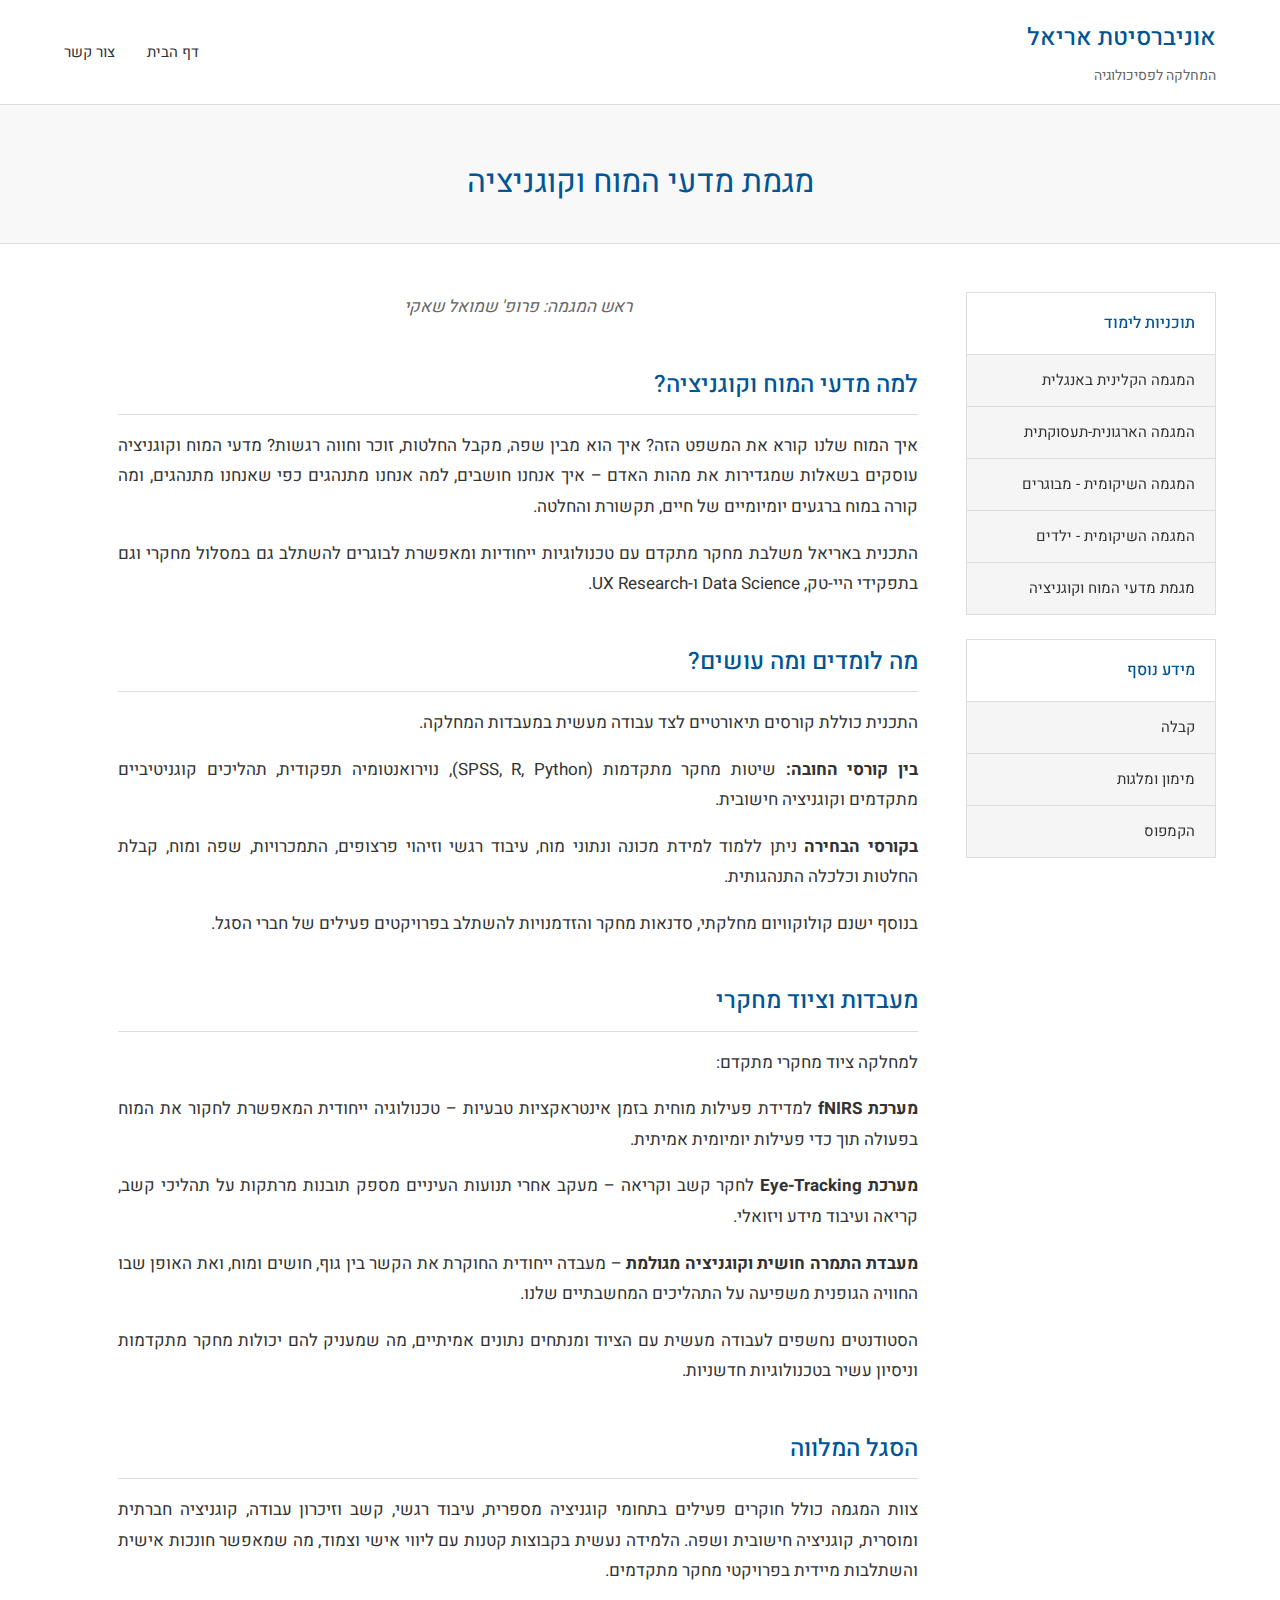
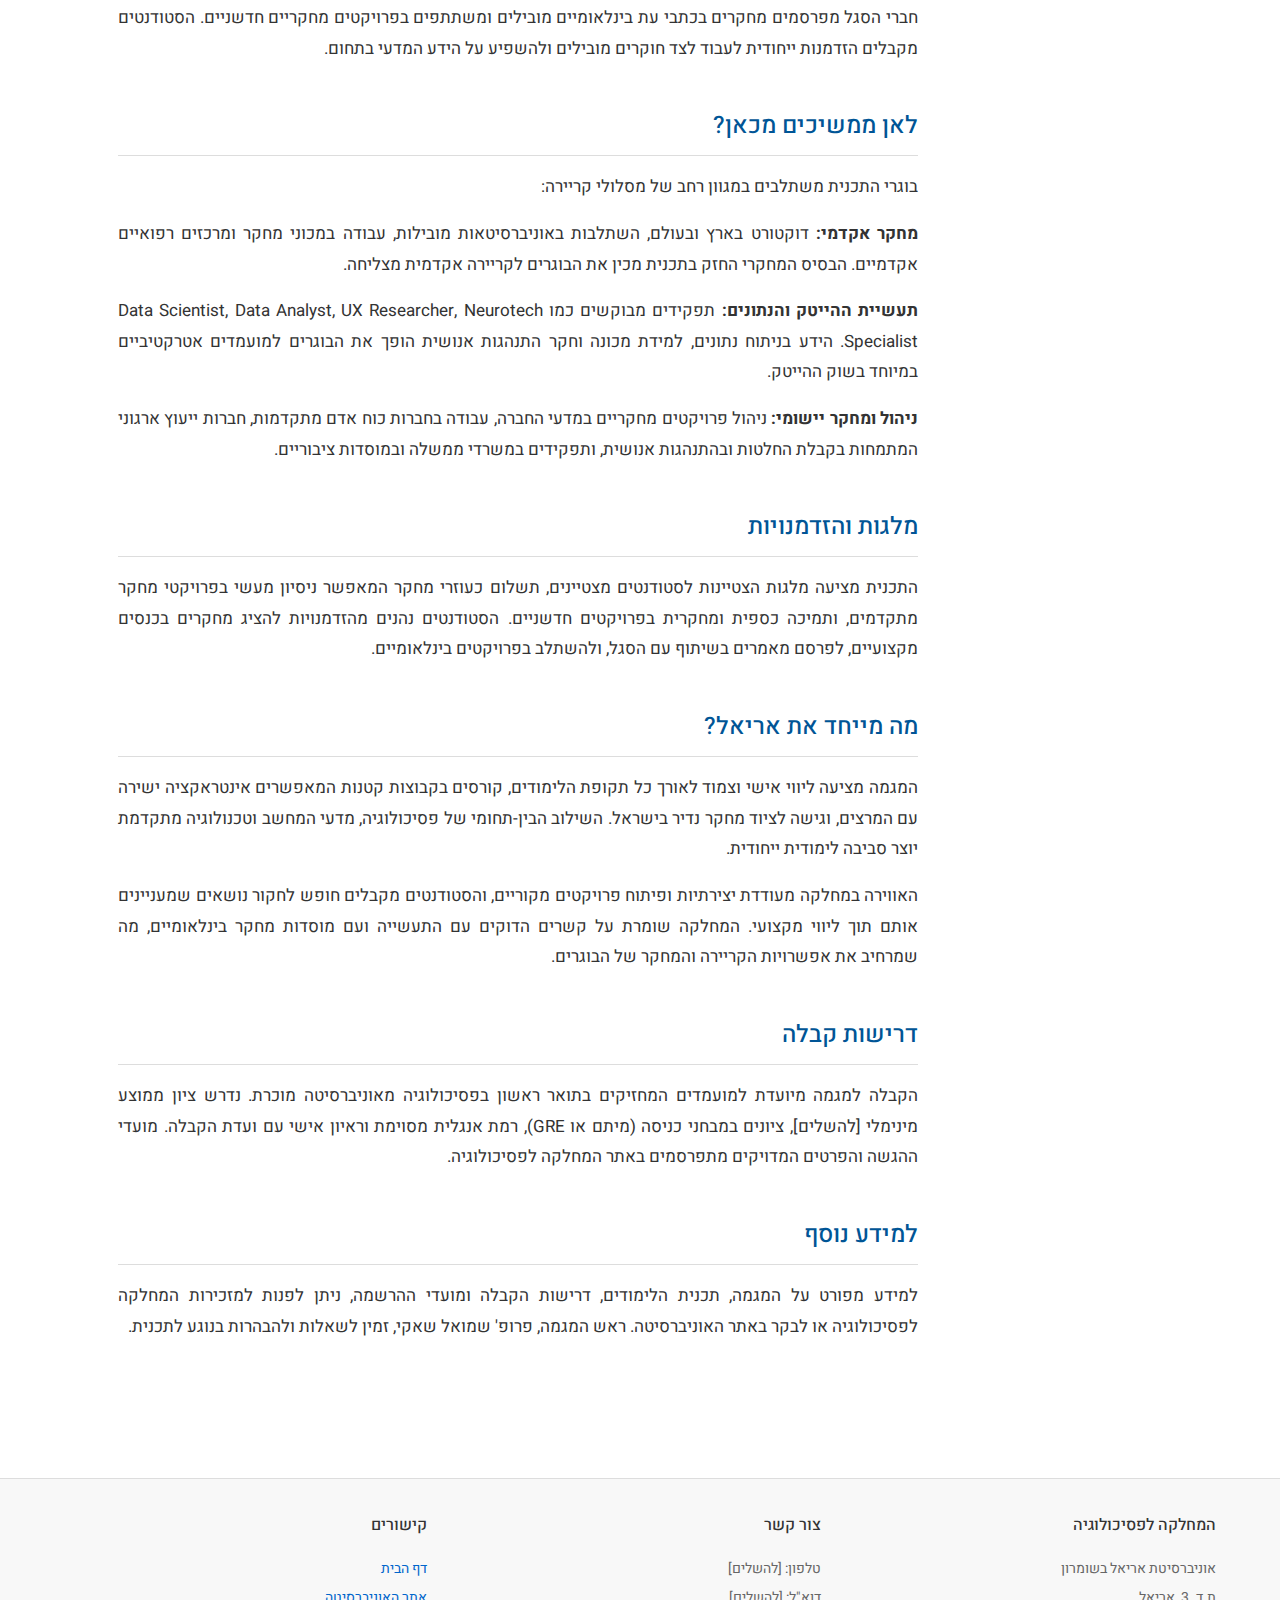
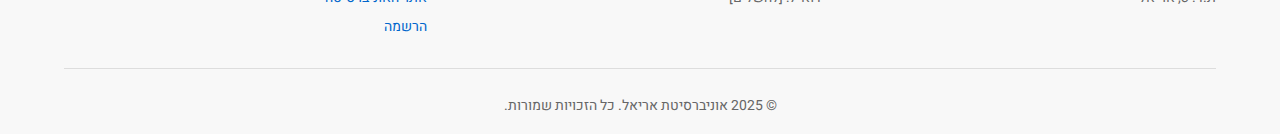
<file: neuroscience.html>
<!DOCTYPE html>
<html lang="he" dir="rtl">
<head>
    <meta charset="UTF-8">
    <meta name="viewport" content="width=device-width, initial-scale=1.0">
    <title>מגמת מדעי המוח וקוגניציה - אוניברסיטת אריאל</title>
    <link rel="stylesheet" href="css/style-sidebar.css">
    <link href="https://fonts.googleapis.com/css2?family=Heebo:wght@300;400;500;600&display=swap" rel="stylesheet">
</head>
<body>
    <header class="site-header">
        <div class="container-full">
            <div class="header-content">
                <div class="logo">
                    <h1>אוניברסיטת אריאל</h1>
                    <p class="tagline">המחלקה לפסיכולוגיה</p>
                </div>
                <nav class="main-nav">
                    <ul>
                        <li><a href="index.html">דף הבית</a></li>
                        <li><a href="#contact">צור קשר</a></li>
                    </ul>
                </nav>
            </div>
        </div>
    </header>

    <section class="page-header">
        <div class="container-full">
            <h1>מגמת מדעי המוח וקוגניציה</h1>
        </div>
    </section>

    <main class="main-content">
        <div class="container-full">
            <div class="content-with-sidebar">
                
                <aside class="sidebar">
                    <nav class="sidebar-nav">
                        <h3>תוכניות לימוד</h3>
                        <ul>
                            <li><a href="clinical-english.html">המגמה הקלינית באנגלית</a></li>
                            <li><a href="organizational.html">המגמה הארגונית-תעסוקתית</a></li>
                            <li><a href="rehabilitation-adults.html">המגמה השיקומית - מבוגרים</a></li>
                            <li><a href="rehabilitation-children.html">המגמה השיקומית - ילדים</a></li>
                            <li><a href="neuroscience.html" class="active">מגמת מדעי המוח וקוגניציה</a></li>
                        </ul>
                    </nav>
                    
                    <nav class="sidebar-nav">
                        <h3>מידע נוסף</h3>
                        <ul>
                            <li><a href="index.html#admission">קבלה</a></li>
                            <li><a href="index.html#funding">מימון ומלגות</a></li>
                            <li><a href="index.html#campus">הקמפוס</a></li>
                        </ul>
                    </nav>
                </aside>

                <article class="content-main">
                    
                    <section class="text-section">
                        <p style="text-align: center; font-style: italic; margin-bottom: 2rem; color: #666;">
                            ראש המגמה: פרופ' שמואל שאקי
                        </p>
                    </section>

                    <section class="text-section">
                        <h2>למה מדעי המוח וקוגניציה?</h2>
                        <p>
                            איך המוח שלנו קורא את המשפט הזה? איך הוא מבין שפה, מקבל החלטות, זוכר וחווה רגשות? מדעי המוח וקוגניציה 
                            עוסקים בשאלות שמגדירות את מהות האדם – איך אנחנו חושבים, למה אנחנו מתנהגים כפי שאנחנו מתנהגים, ומה קורה 
                            במוח ברגעים יומיומיים של חיים, תקשורת והחלטה.
                        </p>
                        <p>
                            התכנית באריאל משלבת מחקר מתקדם עם טכנולוגיות ייחודיות ומאפשרת לבוגרים להשתלב גם במסלול מחקרי וגם בתפקידי 
                            היי-טק, Data Science ו-UX Research.
                        </p>
                    </section>

                    <section class="text-section">
                        <h2>מה לומדים ומה עושים?</h2>
                        <p>
                            התכנית כוללת קורסים תיאורטיים לצד עבודה מעשית במעבדות המחלקה.
                        </p>
                        <p>
                            <strong>בין קורסי החובה:</strong> שיטות מחקר מתקדמות (SPSS, R, Python), נוירואנטומיה תפקודית, תהליכים 
                            קוגניטיביים מתקדמים וקוגניציה חישובית.
                        </p>
                        <p>
                            <strong>בקורסי הבחירה</strong> ניתן ללמוד למידת מכונה ונתוני מוח, עיבוד רגשי וזיהוי פרצופים, התמכרויות, 
                            שפה ומוח, קבלת החלטות וכלכלה התנהגותית.
                        </p>
                        <p>
                            בנוסף ישנם קולוקוויום מחלקתי, סדנאות מחקר והזדמנויות להשתלב בפרויקטים פעילים של חברי הסגל.
                        </p>
                    </section>

                    <section class="text-section">
                        <h2>מעבדות וציוד מחקרי</h2>
                        <p>
                            למחלקה ציוד מחקרי מתקדם:
                        </p>
                        <p>
                            <strong>מערכת fNIRS</strong> למדידת פעילות מוחית בזמן אינטראקציות טבעיות – טכנולוגיה ייחודית המאפשרת 
                            לחקור את המוח בפעולה תוך כדי פעילות יומיומית אמיתית.
                        </p>
                        <p>
                            <strong>מערכת Eye-Tracking</strong> לחקר קשב וקריאה – מעקב אחרי תנועות העיניים מספק תובנות מרתקות על 
                            תהליכי קשב, קריאה ועיבוד מידע ויזואלי.
                        </p>
                        <p>
                            <strong>מעבדת התמרה חושית וקוגניציה מגולמת</strong> – מעבדה ייחודית החוקרת את הקשר בין גוף, חושים ומוח, 
                            ואת האופן שבו החוויה הגופנית משפיעה על התהליכים המחשבתיים שלנו.
                        </p>
                        <p>
                            הסטודנטים נחשפים לעבודה מעשית עם הציוד ומנתחים נתונים אמיתיים, מה שמעניק להם יכולות מחקר מתקדמות וניסיון 
                            עשיר בטכנולוגיות חדשניות.
                        </p>
                    </section>

                    <section class="text-section">
                        <h2>הסגל המלווה</h2>
                        <p>
                            צוות המגמה כולל חוקרים פעילים בתחומי קוגניציה מספרית, עיבוד רגשי, קשב וזיכרון עבודה, קוגניציה חברתית 
                            ומוסרית, קוגניציה חישובית ושפה. הלמידה נעשית בקבוצות קטנות עם ליווי אישי וצמוד, מה שמאפשר חונכות אישית 
                            והשתלבות מיידית בפרויקטי מחקר מתקדמים.
                        </p>
                        <p>
                            חברי הסגל מפרסמים מחקרים בכתבי עת בינלאומיים מובילים ומשתתפים בפרויקטים מחקריים חדשניים. הסטודנטים 
                            מקבלים הזדמנות ייחודית לעבוד לצד חוקרים מובילים ולהשפיע על הידע המדעי בתחום.
                        </p>
                    </section>

                    <section class="text-section">
                        <h2>לאן ממשיכים מכאן?</h2>
                        <p>
                            בוגרי התכנית משתלבים במגוון רחב של מסלולי קריירה:
                        </p>
                        <p>
                            <strong>מחקר אקדמי:</strong> דוקטורט בארץ ובעולם, השתלבות באוניברסיטאות מובילות, עבודה במכוני מחקר ומרכזים 
                            רפואיים אקדמיים. הבסיס המחקרי החזק בתכנית מכין את הבוגרים לקריירה אקדמית מצליחה.
                        </p>
                        <p>
                            <strong>תעשיית ההייטק והנתונים:</strong> תפקידים מבוקשים כמו Data Scientist, Data Analyst, UX Researcher, 
                            Neurotech Specialist. הידע בניתוח נתונים, למידת מכונה וחקר התנהגות אנושית הופך את הבוגרים למועמדים 
                            אטרקטיביים במיוחד בשוק ההייטק.
                        </p>
                        <p>
                            <strong>ניהול ומחקר יישומי:</strong> ניהול פרויקטים מחקריים במדעי החברה, עבודה בחברות כוח אדם מתקדמות, 
                            חברות ייעוץ ארגוני המתמחות בקבלת החלטות ובהתנהגות אנושית, ותפקידים במשרדי ממשלה ובמוסדות ציבוריים.
                        </p>
                    </section>

                    <section class="text-section">
                        <h2>מלגות והזדמנויות</h2>
                        <p>
                            התכנית מציעה מלגות הצטיינות לסטודנטים מצטיינים, תשלום כעוזרי מחקר המאפשר ניסיון מעשי בפרויקטי מחקר מתקדמים, 
                            ותמיכה כספית ומחקרית בפרויקטים חדשניים. הסטודנטים נהנים מהזדמנויות להציג מחקרים בכנסים מקצועיים, לפרסם 
                            מאמרים בשיתוף עם הסגל, ולהשתלב בפרויקטים בינלאומיים.
                        </p>
                    </section>

                    <section class="text-section">
                        <h2>מה מייחד את אריאל?</h2>
                        <p>
                            המגמה מציעה ליווי אישי וצמוד לאורך כל תקופת הלימודים, קורסים בקבוצות קטנות המאפשרים אינטראקציה ישירה עם 
                            המרצים, וגישה לציוד מחקר נדיר בישראל. השילוב הבין-תחומי של פסיכולוגיה, מדעי המחשב וטכנולוגיה מתקדמת יוצר 
                            סביבה לימודית ייחודית.
                        </p>
                        <p>
                            האווירה במחלקה מעודדת יצירתיות ופיתוח פרויקטים מקוריים, והסטודנטים מקבלים חופש לחקור נושאים שמעניינים 
                            אותם תוך ליווי מקצועי. המחלקה שומרת על קשרים הדוקים עם התעשייה ועם מוסדות מחקר בינלאומיים, מה שמרחיב 
                            את אפשרויות הקריירה והמחקר של הבוגרים.
                        </p>
                    </section>

                    <section class="text-section">
                        <h2>דרישות קבלה</h2>
                        <p>
                            הקבלה למגמה מיועדת למועמדים המחזיקים בתואר ראשון בפסיכולוגיה מאוניברסיטה מוכרת. נדרש ציון ממוצע מינימלי 
                            [להשלים], ציונים במבחני כניסה (מיתם או GRE), רמת אנגלית מסוימת וראיון אישי עם ועדת הקבלה. מועדי ההגשה 
                            והפרטים המדויקים מתפרסמים באתר המחלקה לפסיכולוגיה.
                        </p>
                    </section>

                    <section class="text-section">
                        <h2>למידע נוסף</h2>
                        <p>
                            למידע מפורט על המגמה, תכנית הלימודים, דרישות הקבלה ומועדי ההרשמה, ניתן לפנות למזכירות המחלקה לפסיכולוגיה 
                            או לבקר באתר האוניברסיטה. ראש המגמה, פרופ' שמואל שאקי, זמין לשאלות ולהבהרות בנוגע לתכנית.
                        </p>
                    </section>

                </article>

            </div>
        </div>
    </main>

    <footer class="site-footer" id="contact">
        <div class="container-full">
            <div class="footer-content">
                <div class="footer-section">
                    <h4>המחלקה לפסיכולוגיה</h4>
                    <p>אוניברסיטת אריאל בשומרון</p>
                    <p>ת.ד. 3, אריאל</p>
                </div>
                <div class="footer-section">
                    <h4>צור קשר</h4>
                    <p>טלפון: [להשלים]</p>
                    <p>דוא"ל: [להשלים]</p>
                </div>
                <div class="footer-section">
                    <h4>קישורים</h4>
                    <p><a href="index.html">דף הבית</a></p>
                    <p><a href="#">אתר האוניברסיטה</a></p>
                    <p><a href="#">הרשמה</a></p>
                </div>
            </div>
            <div class="footer-bottom">
                <p>&copy; 2025 אוניברסיטת אריאל. כל הזכויות שמורות.</p>
            </div>
        </div>
    </footer>

</body>
</html>
</file>
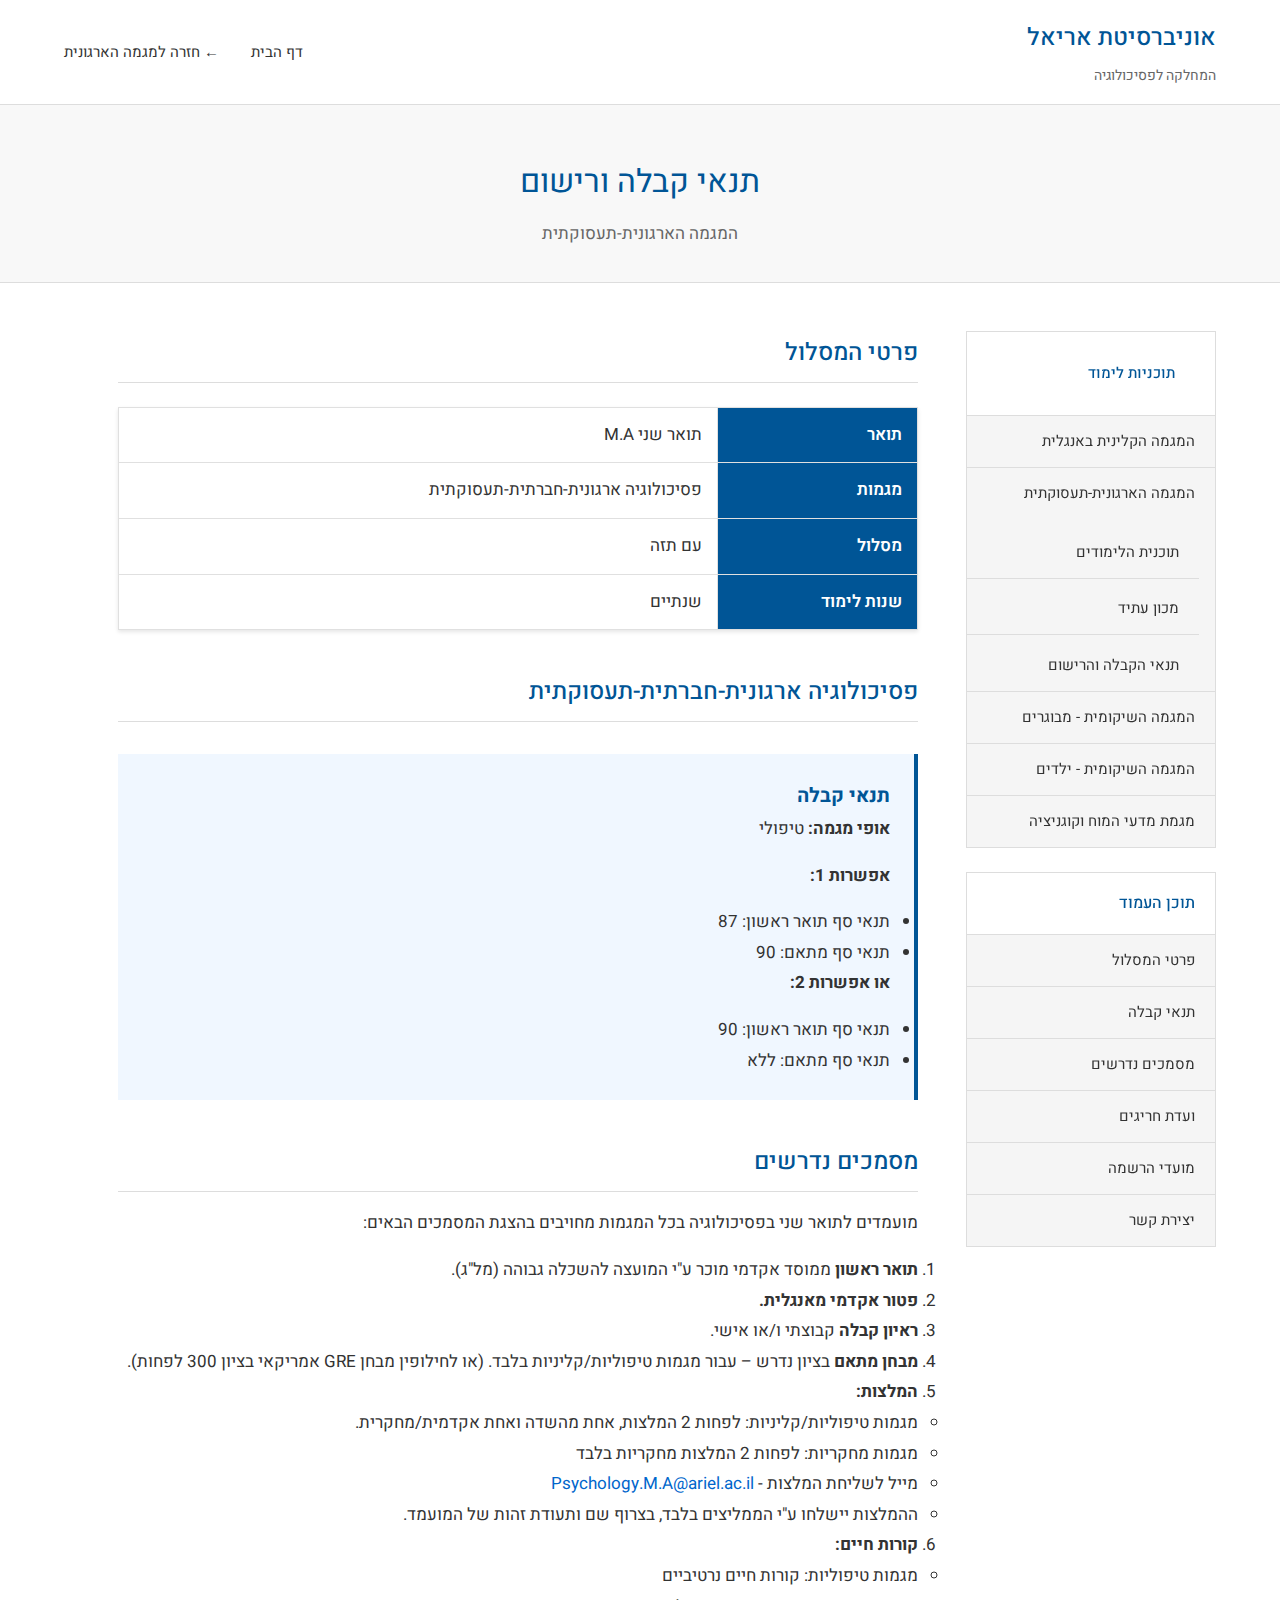
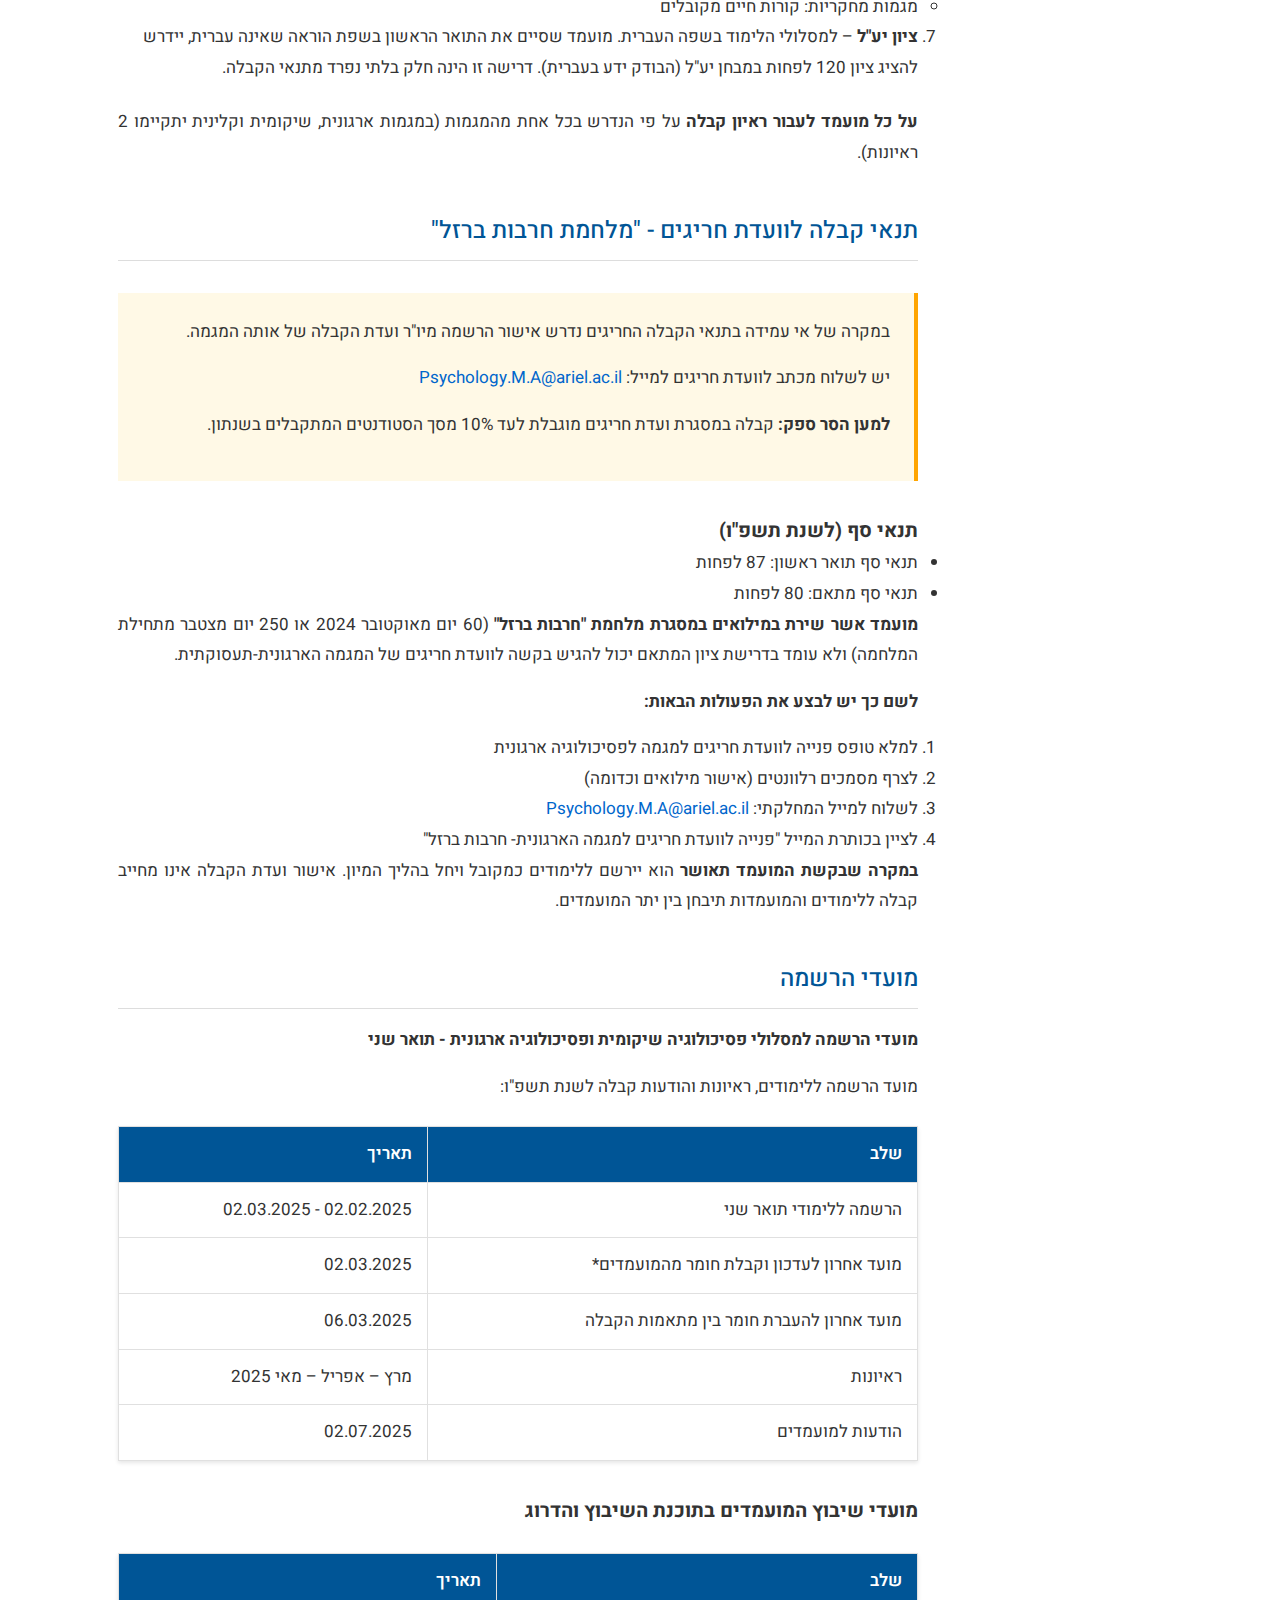
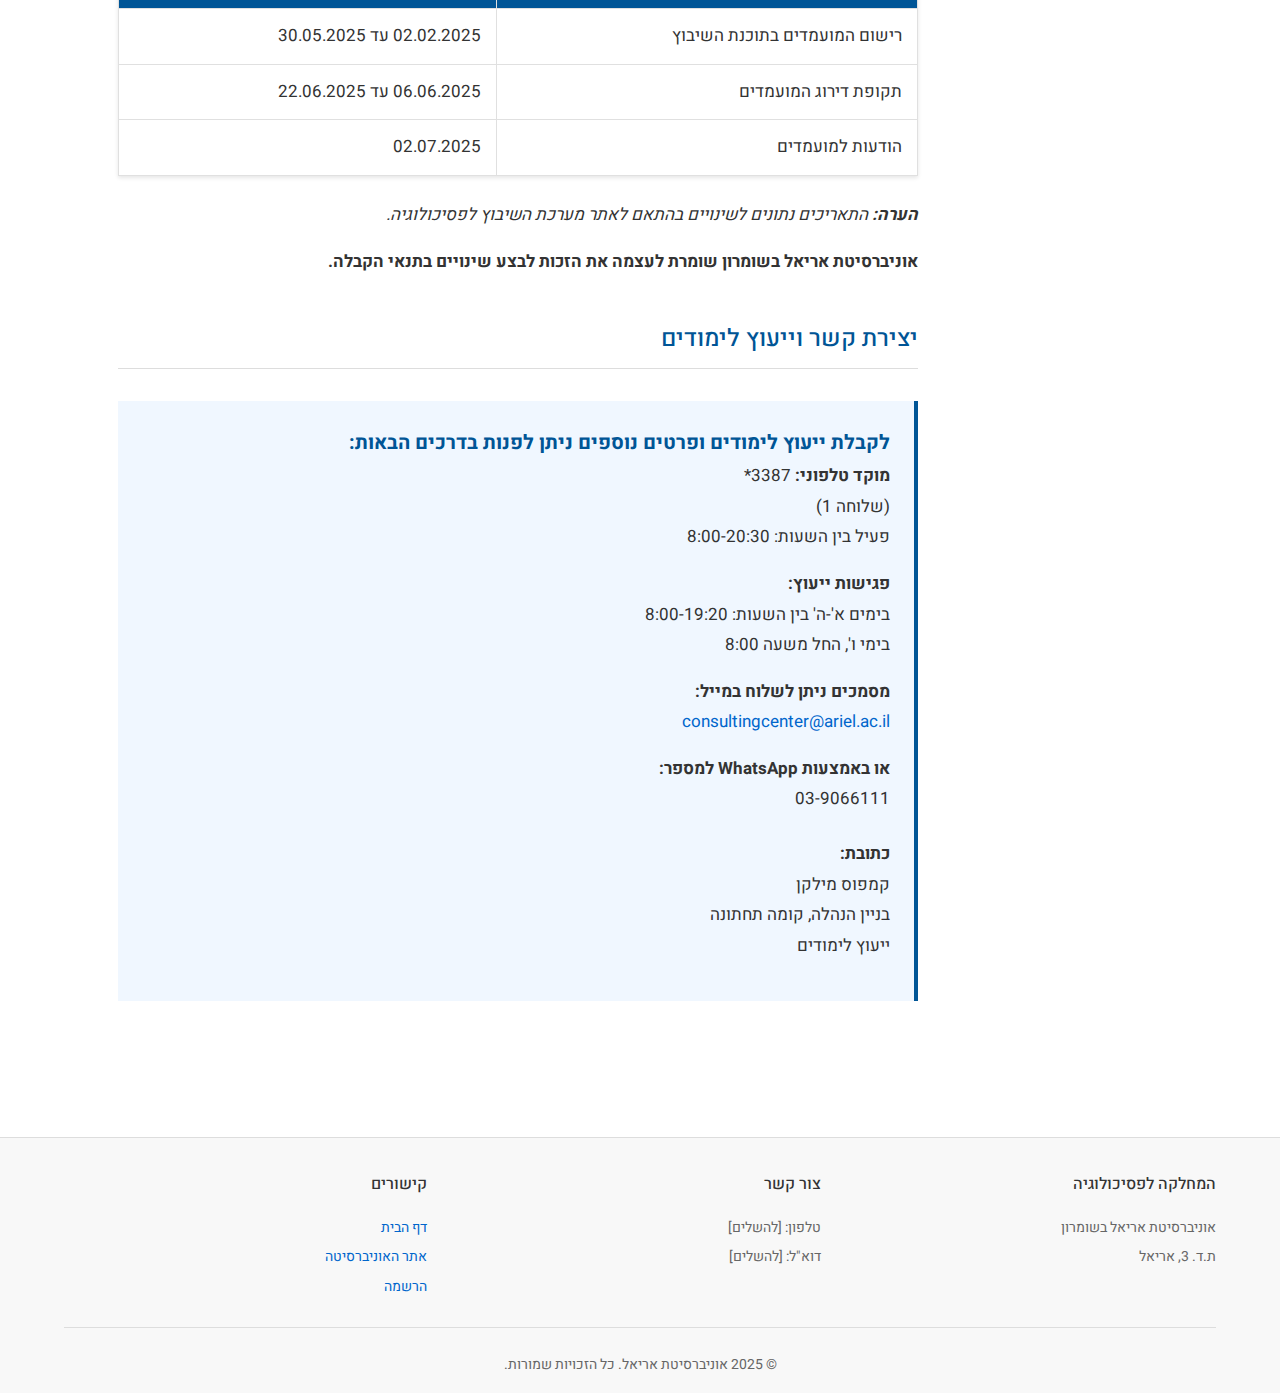
<file: organizational-admission.html>
<!DOCTYPE html>
<html lang="he" dir="rtl">
<head>
    <meta charset="UTF-8">
    <meta name="viewport" content="width=device-width, initial-scale=1.0">
    <title>תנאי קבלה ורישום - המגמה הארגונית-תעסוקתית - אוניברסיטת אריאל</title>
    <link rel="stylesheet" href="css/style-sidebar.css">
    <link href="https://fonts.googleapis.com/css2?family=Heebo:wght@300;400;500;600&display=swap" rel="stylesheet">
    <style>
        table {
            width: 100%;
            border-collapse: collapse;
            margin: 1.5rem 0;
            background: white;
            box-shadow: 0 2px 4px rgba(0,0,0,0.1);
        }
        th, td {
            padding: 12px 15px;
            text-align: right;
            border: 1px solid #e0e0e0;
        }
        th {
            background-color: #005596;
            color: white;
            font-weight: 600;
        }
        .info-box {
            background-color: #f0f7ff;
            border-right: 4px solid #005596;
            padding: 1.5rem;
            margin: 2rem 0;
        }
        .info-box h3 {
            margin-top: 0;
            color: #005596;
        }
        .highlight-box {
            background-color: #fff9e6;
            border-right: 4px solid #ffa500;
            padding: 1.5rem;
            margin: 2rem 0;
        }
        .highlight-box h3 {
            margin-top: 0;
            color: #cc8400;
        }
    </style>
</head>
<body>
    <header class="site-header">
        <div class="container-full">
            <div class="header-content">
                <div class="logo">
                    <h1>אוניברסיטת אריאל</h1>
                    <p class="tagline">המחלקה לפסיכולוגיה</p>
                </div>
                <nav class="main-nav">
                    <ul>
                        <li><a href="index.html">דף הבית</a></li>
                        <li><a href="organizational.html">← חזרה למגמה הארגונית</a></li>
                    </ul>
                </nav>
            </div>
        </div>
    </header>

    <section class="page-header">
        <div class="container-full">
            <h1>תנאי קבלה ורישום</h1>
            <p style="margin-top: 0.5rem; color: #666;">המגמה הארגונית-תעסוקתית</p>
        </div>
    </section>

    <main class="main-content">
        <div class="container-full">
            <div class="content-with-sidebar">
                
                <aside class="sidebar">
                    <nav class="sidebar-nav">
                        <h3><a href="index.html" style="color: inherit; text-decoration: none;">תוכניות לימוד</a></h3>
                        <ul>
                            <li><a href="clinical-english.html">המגמה הקלינית באנגלית</a></li>
                            <li>
                                <a href="organizational.html" class="active">המגמה הארגונית-תעסוקתית</a>
                                <ul style="margin-top: 0.5rem; padding-right: 1rem;">
                                    <li style="margin-top: 0.3rem;"><a href="organizational-curriculum.html">תוכנית הלימודים</a></li>
                                    <li style="margin-top: 0.3rem;"><a href="organizational-atid-institute.html">מכון עתיד</a></li>
                                    <li style="margin-top: 0.3rem;"><a href="organizational-admission.html">תנאי הקבלה והרישום</a></li>
                                </ul>
                            </li>
                            <li><a href="rehabilitation-adults.html">המגמה השיקומית - מבוגרים</a></li>
                            <li><a href="rehabilitation-children.html">המגמה השיקומית - ילדים</a></li>
                            <li><a href="neuroscience.html">מגמת מדעי המוח וקוגניציה</a></li>
                        </ul>
                    </nav>
                    
                    <nav class="sidebar-nav">
                        <h3>תוכן העמוד</h3>
                        <ul>
                            <li><a href="#details">פרטי המסלול</a></li>
                            <li><a href="#requirements">תנאי קבלה</a></li>
                            <li><a href="#documents">מסמכים נדרשים</a></li>
                            <li><a href="#exceptions">ועדת חריגים</a></li>
                            <li><a href="#dates">מועדי הרשמה</a></li>
                            <li><a href="#contact">יצירת קשר</a></li>
                        </ul>
                    </nav>
                </aside>

                <article class="content-main">
                    
                    <section class="text-section" id="details">
                        <h2>פרטי המסלול</h2>
                        
                        <table>
                            <tr>
                                <th style="width: 200px;">תואר</th>
                                <td>תואר שני M.A</td>
                            </tr>
                            <tr>
                                <th>מגמות</th>
                                <td>פסיכולוגיה ארגונית-חברתית-תעסוקתית</td>
                            </tr>
                            <tr>
                                <th>מסלול</th>
                                <td>עם תזה</td>
                            </tr>
                            <tr>
                                <th>שנות לימוד</th>
                                <td>שנתיים</td>
                            </tr>
                        </table>
                    </section>

                    <section class="text-section" id="requirements">
                        <h2>פסיכולוגיה ארגונית-חברתית-תעסוקתית</h2>
                        
                        <div class="info-box">
                            <h3>תנאי קבלה</h3>
                            <p><strong>אופי מגמה:</strong> טיפולי</p>
                            <p><strong>אפשרות 1:</strong></p>
                            <ul>
                                <li>תנאי סף תואר ראשון: 87</li>
                                <li>תנאי סף מתאם: 90</li>
                            </ul>
                            <p><strong>או אפשרות 2:</strong></p>
                            <ul>
                                <li>תנאי סף תואר ראשון: 90</li>
                                <li>תנאי סף מתאם: ללא</li>
                            </ul>
                        </div>
                    </section>

                    <section class="text-section" id="documents">
                        <h2>מסמכים נדרשים</h2>
                        <p>מועמדים לתואר שני בפסיכולוגיה בכל המגמות מחויבים בהצגת המסמכים הבאים:</p>
                        
                        <ol>
                            <li><strong>תואר ראשון</strong> ממוסד אקדמי מוכר ע"י המועצה להשכלה גבוהה (מל"ג).</li>
                            
                            <li><strong>פטור אקדמי מאנגלית.</strong></li>
                            
                            <li><strong>ראיון קבלה</strong> קבוצתי ו/או אישי.</li>
                            
                            <li><strong>מבחן מתאם</strong> בציון נדרש – עבור מגמות טיפוליות/קליניות בלבד. (או לחילופין מבחן GRE אמריקאי בציון 300 לפחות).</li>
                            
                            <li><strong>המלצות:</strong>
                                <ul>
                                    <li>מגמות טיפוליות/קליניות: לפחות 2 המלצות, אחת מהשדה ואחת אקדמית/מחקרית.</li>
                                    <li>מגמות מחקריות: לפחות 2 המלצות מחקריות בלבד</li>
                                    <li>מייל לשליחת המלצות - <a href="mailto:Psychology.M.A@ariel.ac.il">Psychology.M.A@ariel.ac.il</a></li>
                                    <li>ההמלצות יישלחו ע"י הממליצים בלבד, בצרוף שם ותעודת זהות של המועמד.</li>
                                </ul>
                            </li>
                            
                            <li><strong>קורות חיים:</strong>
                                <ul>
                                    <li>מגמות טיפוליות: קורות חיים נרטיביים</li>
                                    <li>מגמות מחקריות: קורות חיים מקובלים</li>
                                </ul>
                            </li>
                            
                            <li><strong>ציון יע"ל</strong> – למסלולי הלימוד בשפה העברית. מועמד שסיים את התואר הראשון בשפת הוראה שאינה עברית, יידרש להציג ציון 120 לפחות במבחן יע"ל (הבודק ידע בעברית). דרישה זו הינה חלק בלתי נפרד מתנאי הקבלה.</li>
                        </ol>
                        
                        <p style="margin-top: 1.5rem;"><strong>על כל מועמד לעבור ראיון קבלה</strong> על פי הנדרש בכל אחת מהמגמות (במגמות ארגונית, שיקומית וקלינית יתקיימו 2 ראיונות).</p>
                    </section>

                    <section class="text-section" id="exceptions">
                        <h2>תנאי קבלה לוועדת חריגים - "מלחמת חרבות ברזל"</h2>
                        
                        <div class="highlight-box">
                            <p>במקרה של אי עמידה בתנאי הקבלה החריגים נדרש אישור הרשמה מיו"ר ועדת הקבלה של אותה המגמה.</p>
                            <p>יש לשלוח מכתב לוועדת חריגים למייל: <a href="mailto:Psychology.M.A@ariel.ac.il">Psychology.M.A@ariel.ac.il</a></p>
                            <p><strong>למען הסר ספק:</strong> קבלה במסגרת ועדת חריגים מוגבלת לעד 10% מסך הסטודנטים המתקבלים בשנתון.</p>
                        </div>

                        <h3>תנאי סף (לשנת תשפ"ו)</h3>
                        <ul>
                            <li>תנאי סף תואר ראשון: 87 לפחות</li>
                            <li>תנאי סף מתאם: 80 לפחות</li>
                        </ul>

                        <p><strong>מועמד אשר שירת במילואים במסגרת מלחמת "חרבות ברזל"</strong> (60 יום מאוקטובר 2024 או 250 יום מצטבר מתחילת המלחמה) ולא עומד בדרישת ציון המתאם יכול להגיש בקשה לוועדת חריגים של המגמה הארגונית-תעסוקתית.</p>

                        <p><strong>לשם כך יש לבצע את הפעולות הבאות:</strong></p>
                        <ol>
                            <li>למלא טופס פנייה לוועדת חריגים למגמה לפסיכולוגיה ארגונית</li>
                            <li>לצרף מסמכים רלוונטים (אישור מילואים וכדומה)</li>
                            <li>לשלוח למייל המחלקתי: <a href="mailto:Psychology.M.A@ariel.ac.il">Psychology.M.A@ariel.ac.il</a></li>
                            <li>לציין בכותרת המייל "פנייה לוועדת חריגים למגמה הארגונית- חרבות ברזל"</li>
                        </ol>

                        <p><strong>במקרה שבקשת המועמד תאושר</strong> הוא יירשם ללימודים כמקובל ויחל בהליך המיון. אישור ועדת הקבלה אינו מחייב קבלה ללימודים והמועמדות תיבחן בין יתר המועמדים.</p>
                    </section>

                    <section class="text-section" id="dates">
                        <h2>מועדי הרשמה</h2>
                        <p><strong>מועדי הרשמה למסלולי פסיכולוגיה שיקומית ופסיכולוגיה ארגונית - תואר שני</strong></p>
                        <p>מועד הרשמה ללימודים, ראיונות והודעות קבלה לשנת תשפ"ו:</p>

                        <table>
                            <tr>
                                <th>שלב</th>
                                <th>תאריך</th>
                            </tr>
                            <tr>
                                <td>הרשמה ללימודי תואר שני</td>
                                <td>02.02.2025 - 02.03.2025</td>
                            </tr>
                            <tr>
                                <td>מועד אחרון לעדכון וקבלת חומר מהמועמדים*</td>
                                <td>02.03.2025</td>
                            </tr>
                            <tr>
                                <td>מועד אחרון להעברת חומר בין מתאמות הקבלה</td>
                                <td>06.03.2025</td>
                            </tr>
                            <tr>
                                <td>ראיונות</td>
                                <td>מרץ – אפריל – מאי 2025</td>
                            </tr>
                            <tr>
                                <td>הודעות למועמדים</td>
                                <td>02.07.2025</td>
                            </tr>
                        </table>

                        <h3 style="margin-top: 2rem;">מועדי שיבוץ המועמדים בתוכנת השיבוץ והדרוג</h3>
                        <table>
                            <tr>
                                <th>שלב</th>
                                <th>תאריך</th>
                            </tr>
                            <tr>
                                <td>רישום המועמדים בתוכנת השיבוץ</td>
                                <td>02.02.2025 עד 30.05.2025</td>
                            </tr>
                            <tr>
                                <td>תקופת דירוג המועמדים</td>
                                <td>06.06.2025 עד 22.06.2025</td>
                            </tr>
                            <tr>
                                <td>הודעות למועמדים</td>
                                <td>02.07.2025</td>
                            </tr>
                        </table>

                        <p style="margin-top: 1.5rem; font-style: italic;"><strong>הערה:</strong> התאריכים נתונים לשינויים בהתאם לאתר מערכת השיבוץ לפסיכולוגיה.</p>
                        <p style="margin-top: 1rem;"><strong>אוניברסיטת אריאל בשומרון שומרת לעצמה את הזכות לבצע שינויים בתנאי הקבלה.</strong></p>
                    </section>

                    <section class="text-section" id="contact">
                        <h2>יצירת קשר וייעוץ לימודים</h2>
                        
                        <div class="info-box">
                            <h3>לקבלת ייעוץ לימודים ופרטים נוספים ניתן לפנות בדרכים הבאות:</h3>
                            
                            <p><strong>מוקד טלפוני:</strong> 3387*<br>
                            (שלוחה 1)<br>
                            פעיל בין השעות: 8:00-20:30</p>

                            <p><strong>פגישות ייעוץ:</strong><br>
                            בימים א'-ה' בין השעות: 8:00-19:20<br>
                            בימי ו', החל משעה 8:00</p>

                            <p><strong>מסמכים ניתן לשלוח במייל:</strong><br>
                            <a href="mailto:consultingcenter@ariel.ac.il">consultingcenter@ariel.ac.il</a></p>

                            <p><strong>או באמצעות WhatsApp למספר:</strong><br>
                            03-9066111</p>

                            <p style="margin-top: 1.5rem;"><strong>כתובת:</strong><br>
                            קמפוס מילקן<br>
                            בניין הנהלה, קומה תחתונה<br>
                            ייעוץ לימודים</p>
                        </div>
                    </section>

                </article>

            </div>
        </div>
    </main>

    <footer class="site-footer" id="contact">
        <div class="container-full">
            <div class="footer-content">
                <div class="footer-section">
                    <h4>המחלקה לפסיכולוגיה</h4>
                    <p>אוניברסיטת אריאל בשומרון</p>
                    <p>ת.ד. 3, אריאל</p>
                </div>
                <div class="footer-section">
                    <h4>צור קשר</h4>
                    <p>טלפון: [להשלים]</p>
                    <p>דוא"ל: [להשלים]</p>
                </div>
                <div class="footer-section">
                    <h4>קישורים</h4>
                    <p><a href="index.html">דף הבית</a></p>
                    <p><a href="#">אתר האוניברסיטה</a></p>
                    <p><a href="#">הרשמה</a></p>
                </div>
            </div>
            <div class="footer-bottom">
                <p>&copy; 2025 אוניברסיטת אריאל. כל הזכויות שמורות.</p>
            </div>
        </div>
    </footer>

</body>
</html>
</file>
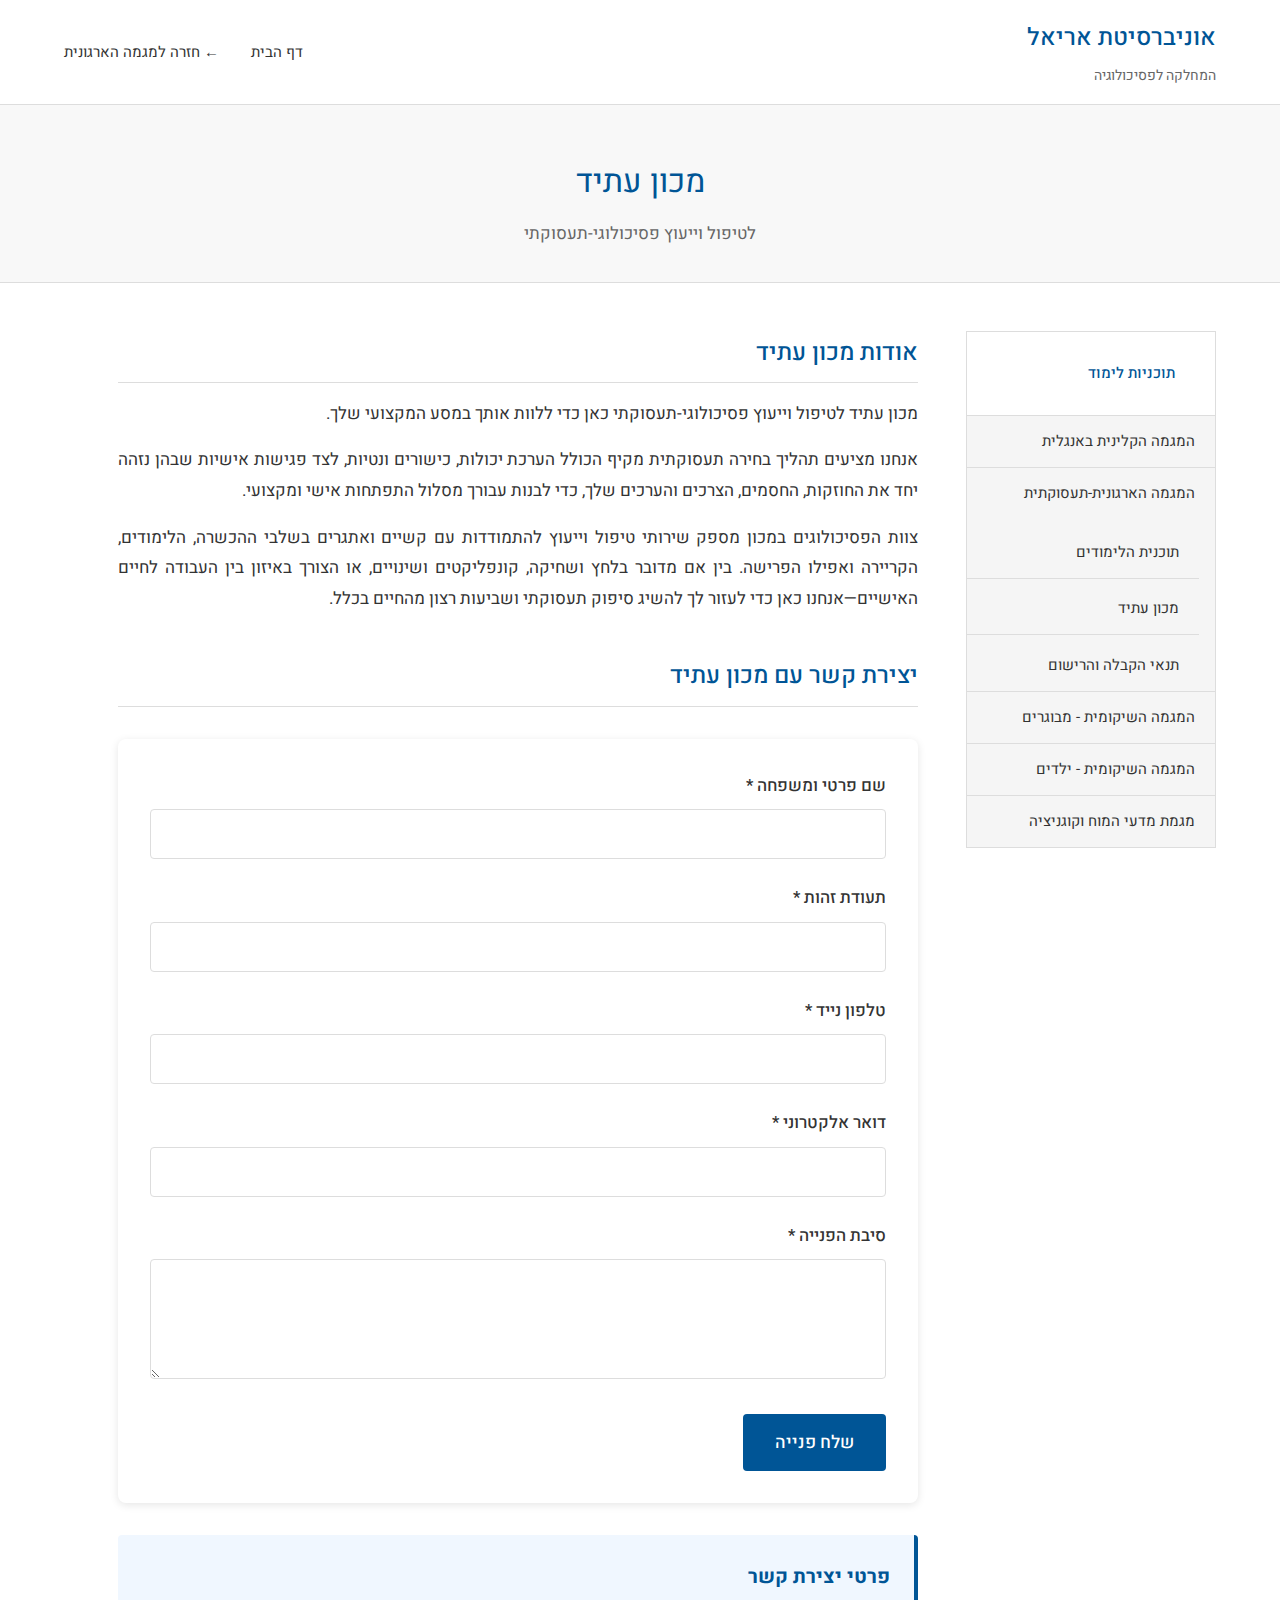
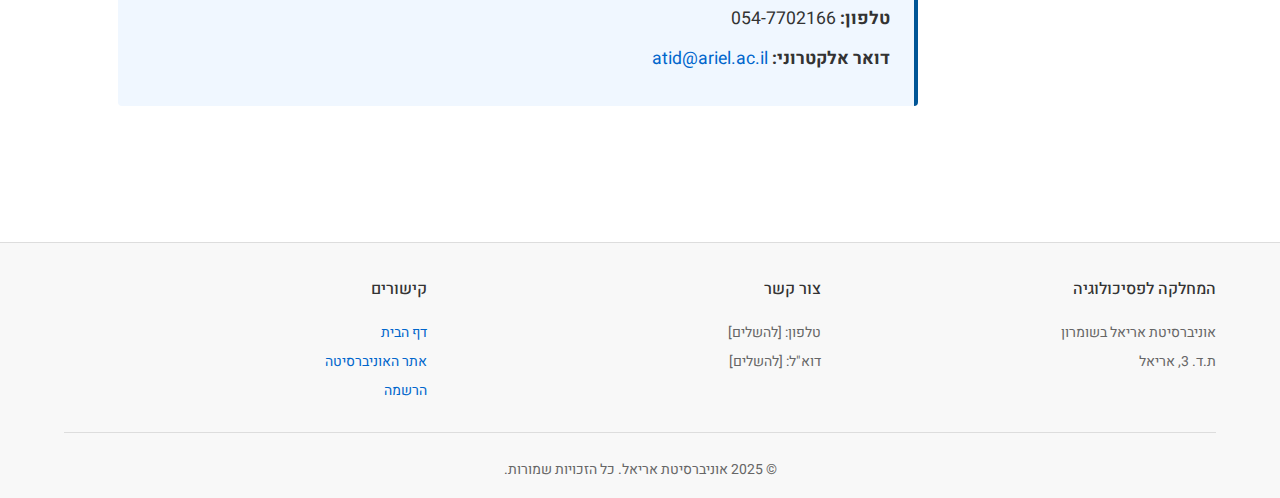
<file: organizational-atid-institute.html>
<!DOCTYPE html>
<html lang="he" dir="rtl">
<head>
    <meta charset="UTF-8">
    <meta name="viewport" content="width=device-width, initial-scale=1.0">
    <title>מכון עתיד לטיפול וייעוץ פסיכולוגי-תעסוקתי - אוניברסיטת אריאל</title>
    <link rel="stylesheet" href="css/style-sidebar.css">
    <link href="https://fonts.googleapis.com/css2?family=Heebo:wght@300;400;500;600&display=swap" rel="stylesheet">
    <style>
        .contact-form {
            background: white;
            padding: 2rem;
            border-radius: 8px;
            box-shadow: 0 2px 8px rgba(0,0,0,0.1);
            margin: 2rem 0;
        }
        .form-group {
            margin-bottom: 1.5rem;
        }
        .form-group label {
            display: block;
            margin-bottom: 0.5rem;
            font-weight: 500;
            color: #333;
        }
        .form-group input,
        .form-group textarea {
            width: 100%;
            padding: 0.75rem;
            border: 1px solid #ddd;
            border-radius: 4px;
            font-family: 'Heebo', sans-serif;
            font-size: 1rem;
            transition: border-color 0.3s;
        }
        .form-group input:focus,
        .form-group textarea:focus {
            outline: none;
            border-color: #005596;
        }
        .form-group textarea {
            min-height: 120px;
            resize: vertical;
        }
        .submit-btn {
            background-color: #005596;
            color: white;
            padding: 1rem 2rem;
            border: none;
            border-radius: 4px;
            font-size: 1.1rem;
            font-weight: 500;
            cursor: pointer;
            transition: background-color 0.3s;
            font-family: 'Heebo', sans-serif;
        }
        .submit-btn:hover {
            background-color: #003d6b;
        }
        .contact-info-box {
            background-color: #f0f7ff;
            border-right: 4px solid #005596;
            padding: 1.5rem;
            margin: 2rem 0;
            border-radius: 4px;
        }
        .contact-info-box h3 {
            margin-top: 0;
            color: #005596;
        }
        .contact-info-box p {
            margin: 0.5rem 0;
            font-size: 1.1rem;
        }
    </style>
</head>
<body>
    <header class="site-header">
        <div class="container-full">
            <div class="header-content">
                <div class="logo">
                    <h1>אוניברסיטת אריאל</h1>
                    <p class="tagline">המחלקה לפסיכולוגיה</p>
                </div>
                <nav class="main-nav">
                    <ul>
                        <li><a href="index.html">דף הבית</a></li>
                        <li><a href="organizational.html">← חזרה למגמה הארגונית</a></li>
                    </ul>
                </nav>
            </div>
        </div>
    </header>

    <section class="page-header">
        <div class="container-full">
            <h1>מכון עתיד</h1>
            <p style="margin-top: 0.5rem; color: #666;">לטיפול וייעוץ פסיכולוגי-תעסוקתי</p>
        </div>
    </section>

    <main class="main-content">
        <div class="container-full">
            <div class="content-with-sidebar">
                
                <aside class="sidebar">
                    <nav class="sidebar-nav">
                        <h3><a href="index.html" style="color: inherit; text-decoration: none;">תוכניות לימוד</a></h3>
                        <ul>
                            <li><a href="clinical-english.html">המגמה הקלינית באנגלית</a></li>
                            <li>
                                <a href="organizational.html" class="active">המגמה הארגונית-תעסוקתית</a>
                                <ul style="margin-top: 0.5rem; padding-right: 1rem;">
                                    <li style="margin-top: 0.3rem;"><a href="organizational-curriculum.html">תוכנית הלימודים</a></li>
                                    <li style="margin-top: 0.3rem;"><a href="organizational-atid-institute.html">מכון עתיד</a></li>
                                    <li style="margin-top: 0.3rem;"><a href="organizational-admission.html">תנאי הקבלה והרישום</a></li>
                                </ul>
                            </li>
                            <li><a href="rehabilitation-adults.html">המגמה השיקומית - מבוגרים</a></li>
                            <li><a href="rehabilitation-children.html">המגמה השיקומית - ילדים</a></li>
                            <li><a href="neuroscience.html">מגמת מדעי המוח וקוגניציה</a></li>
                        </ul>
                    </nav>
                </aside>

                <article class="content-main">
                    
                    <section class="text-section">
                        <h2>אודות מכון עתיד</h2>
                        <p>
                            מכון עתיד לטיפול וייעוץ פסיכולוגי-תעסוקתי כאן כדי ללוות אותך במסע המקצועי שלך.
                        </p>
                        <p>
                            אנחנו מציעים תהליך בחירה תעסוקתית מקיף הכולל הערכת יכולות, כישורים ונטיות, לצד פגישות אישיות שבהן נזהה יחד 
                            את החוזקות, החסמים, הצרכים והערכים שלך, כדי לבנות עבורך מסלול התפתחות אישי ומקצועי.
                        </p>
                        <p>
                            צוות הפסיכולוגים במכון מספק שירותי טיפול וייעוץ להתמודדות עם קשיים ואתגרים בשלבי ההכשרה, הלימודים, 
                            הקריירה ואפילו הפרישה. בין אם מדובר בלחץ ושחיקה, קונפליקטים ושינויים, או הצורך באיזון בין העבודה לחיים 
                            האישיים—אנחנו כאן כדי לעזור לך להשיג סיפוק תעסוקתי ושביעות רצון מהחיים בכלל.
                        </p>
                    </section>

                    <section class="text-section">
                        <h2>יצירת קשר עם מכון עתיד</h2>
                        
                        <form class="contact-form" onsubmit="handleSubmit(event)">
                            <div class="form-group">
                                <label for="fullName">שם פרטי ומשפחה *</label>
                                <input type="text" id="fullName" name="fullName" required>
                            </div>
                            
                            <div class="form-group">
                                <label for="idNumber">תעודת זהות *</label>
                                <input type="text" id="idNumber" name="idNumber" required>
                            </div>
                            
                            <div class="form-group">
                                <label for="phone">טלפון נייד *</label>
                                <input type="tel" id="phone" name="phone" required>
                            </div>
                            
                            <div class="form-group">
                                <label for="email">דואר אלקטרוני *</label>
                                <input type="email" id="email" name="email" required>
                            </div>
                            
                            <div class="form-group">
                                <label for="reason">סיבת הפנייה *</label>
                                <textarea id="reason" name="reason" required></textarea>
                            </div>
                            
                            <button type="submit" class="submit-btn">שלח פנייה</button>
                        </form>

                        <div class="contact-info-box">
                            <h3>פרטי יצירת קשר</h3>
                            <p><strong>טלפון:</strong> 054-7702166</p>
                            <p><strong>דואר אלקטרוני:</strong> <a href="mailto:atid@ariel.ac.il">atid@ariel.ac.il</a></p>
                        </div>
                    </section>

                </article>

            </div>
        </div>
    </main>

    <footer class="site-footer" id="contact">
        <div class="container-full">
            <div class="footer-content">
                <div class="footer-section">
                    <h4>המחלקה לפסיכולוגיה</h4>
                    <p>אוניברסיטת אריאל בשומרון</p>
                    <p>ת.ד. 3, אריאל</p>
                </div>
                <div class="footer-section">
                    <h4>צור קשר</h4>
                    <p>טלפון: [להשלים]</p>
                    <p>דוא"ל: [להשלים]</p>
                </div>
                <div class="footer-section">
                    <h4>קישורים</h4>
                    <p><a href="index.html">דף הבית</a></p>
                    <p><a href="#">אתר האוניברסיטה</a></p>
                    <p><a href="#">הרשמה</a></p>
                </div>
            </div>
            <div class="footer-bottom">
                <p>&copy; 2025 אוניברסיטת אריאל. כל הזכויות שמורות.</p>
            </div>
        </div>
    </footer>

    <script>
        function handleSubmit(event) {
            event.preventDefault();
            alert('תודה על פנייתך! ניצור איתך קשר בהקדם.');
            event.target.reset();
        }
    </script>

</body>
</html>
</file>
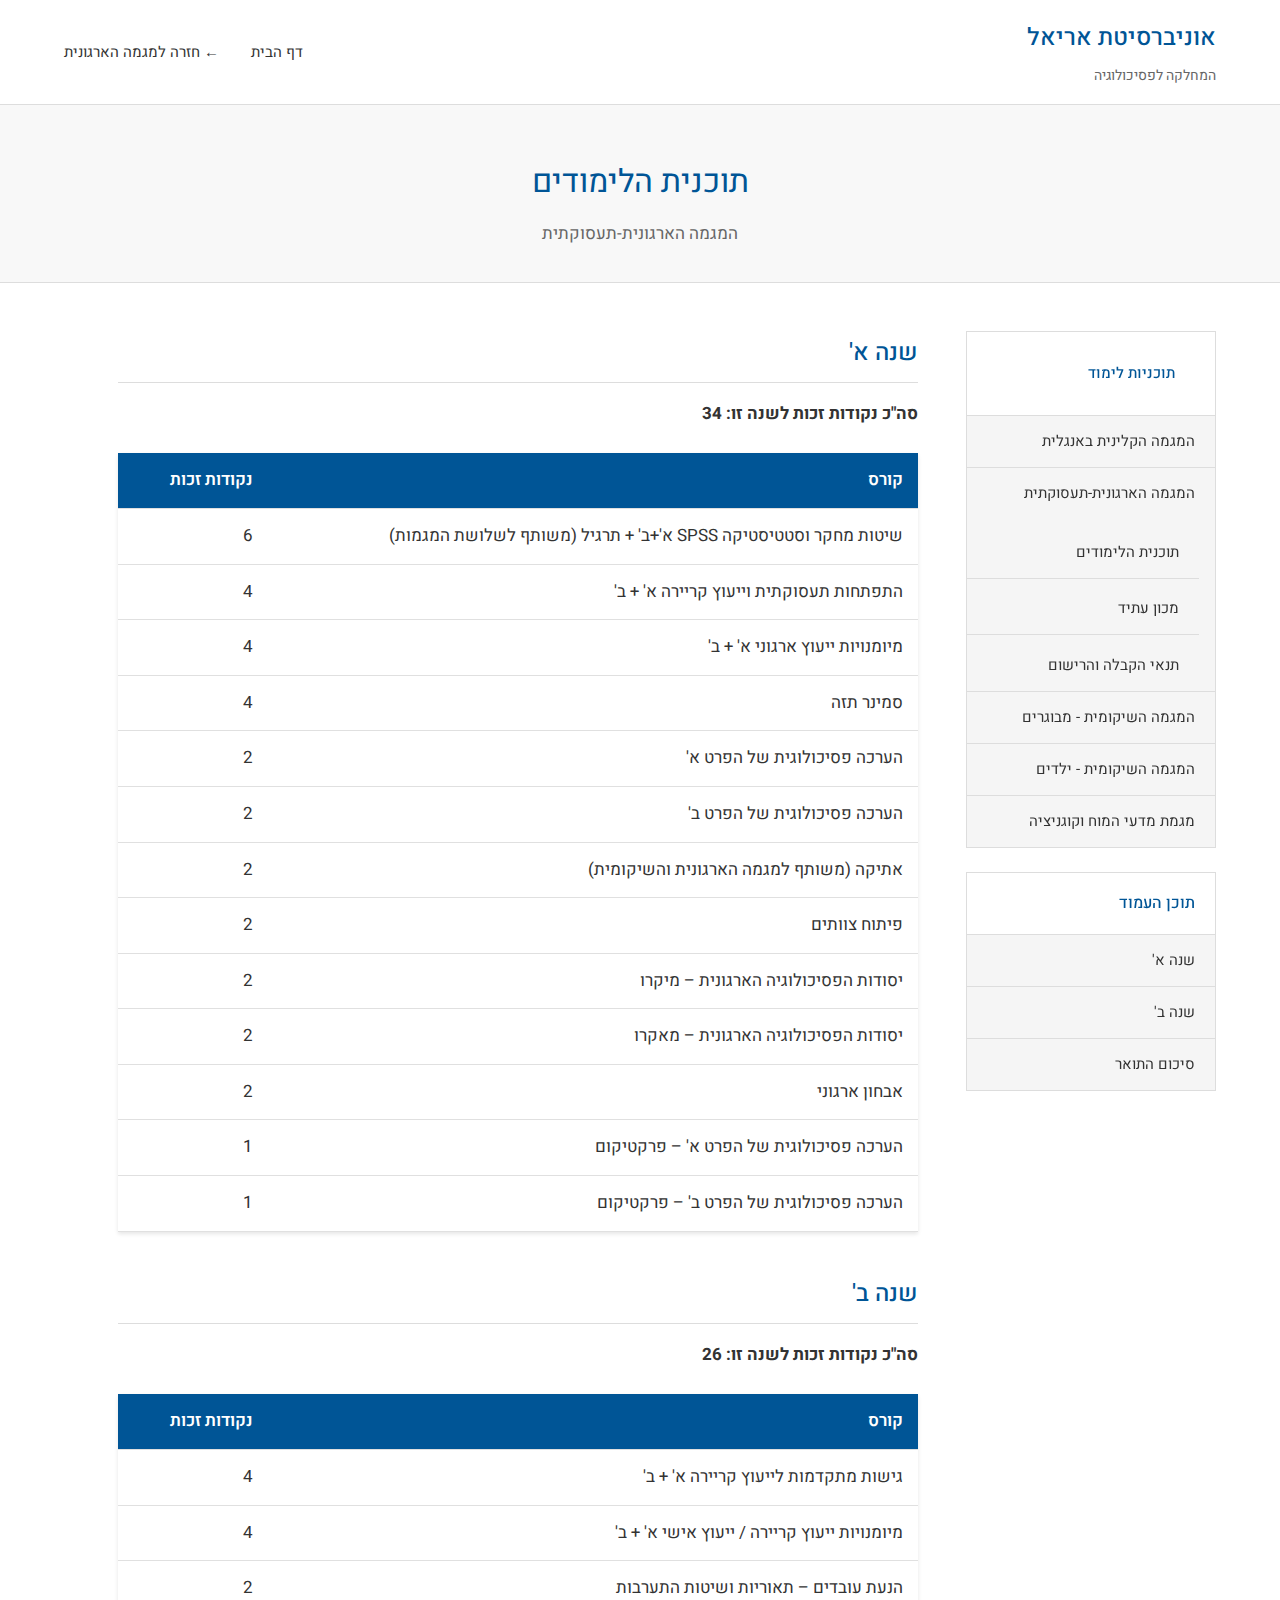
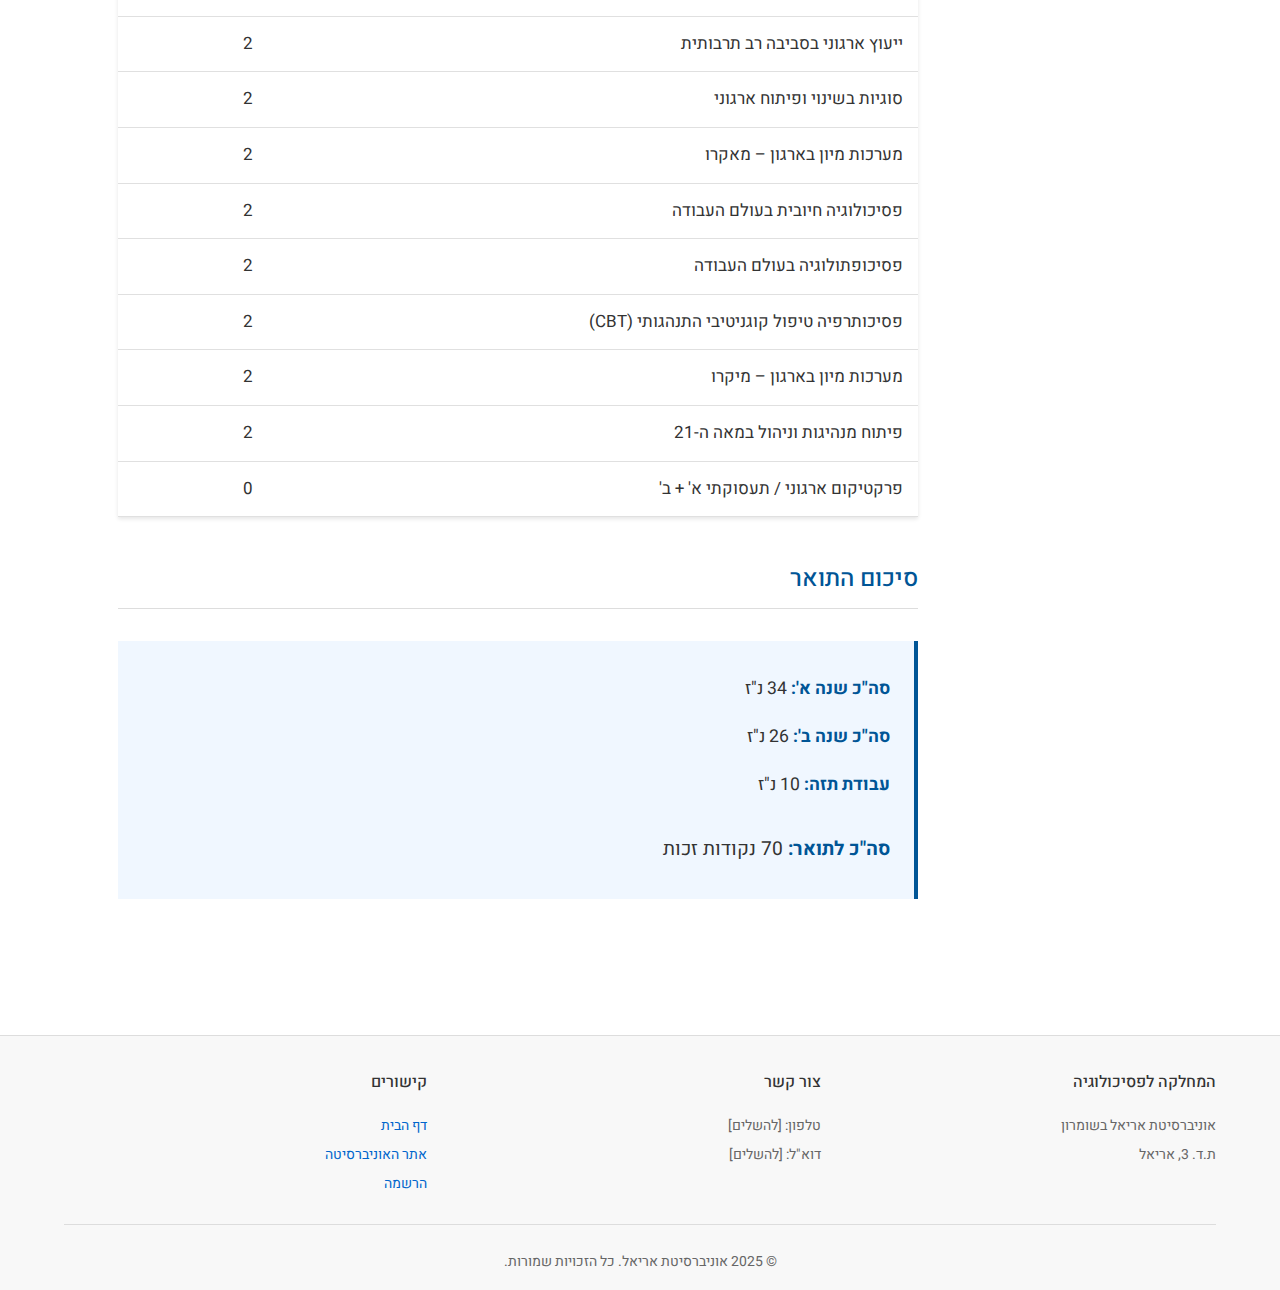
<file: organizational-curriculum.html>
<!DOCTYPE html>
<html lang="he" dir="rtl">
<head>
    <meta charset="UTF-8">
    <meta name="viewport" content="width=device-width, initial-scale=1.0">
    <title>תוכנית הלימודים - המגמה הארגונית-תעסוקתית - אוניברסיטת אריאל</title>
    <link rel="stylesheet" href="css/style-sidebar.css">
    <link href="https://fonts.googleapis.com/css2?family=Heebo:wght@300;400;500;600&display=swap" rel="stylesheet">
    <style>
        table {
            width: 100%;
            border-collapse: collapse;
            margin: 1.5rem 0;
            background: white;
            box-shadow: 0 2px 4px rgba(0,0,0,0.1);
        }
        th, td {
            padding: 12px 15px;
            text-align: right;
            border-bottom: 1px solid #e0e0e0;
        }
        th {
            background-color: #005596;
            color: white;
            font-weight: 600;
        }
        tr:hover {
            background-color: #f5f5f5;
        }
        .summary-box {
            background-color: #f0f7ff;
            border-right: 4px solid #005596;
            padding: 1.5rem;
            margin: 2rem 0;
        }
        .summary-box ul {
            list-style: none;
            padding: 0;
            margin: 0;
        }
        .summary-box li {
            padding: 0.5rem 0;
            font-size: 1.1rem;
        }
        .summary-box strong {
            color: #005596;
        }
    </style>
</head>
<body>
    <header class="site-header">
        <div class="container-full">
            <div class="header-content">
                <div class="logo">
                    <h1>אוניברסיטת אריאל</h1>
                    <p class="tagline">המחלקה לפסיכולוגיה</p>
                </div>
                <nav class="main-nav">
                    <ul>
                        <li><a href="index.html">דף הבית</a></li>
                        <li><a href="organizational.html">← חזרה למגמה הארגונית</a></li>
                    </ul>
                </nav>
            </div>
        </div>
    </header>

    <section class="page-header">
        <div class="container-full">
            <h1>תוכנית הלימודים</h1>
            <p style="margin-top: 0.5rem; color: #666;">המגמה הארגונית-תעסוקתית</p>
        </div>
    </section>

    <main class="main-content">
        <div class="container-full">
            <div class="content-with-sidebar">
                
                <aside class="sidebar">
                    <nav class="sidebar-nav">
                        <h3><a href="index.html" style="color: inherit; text-decoration: none;">תוכניות לימוד</a></h3>
                        <ul>
                            <li><a href="clinical-english.html">המגמה הקלינית באנגלית</a></li>
                            <li>
                                <a href="organizational.html" class="active">המגמה הארגונית-תעסוקתית</a>
                                <ul style="margin-top: 0.5rem; padding-right: 1rem;">
                                    <li style="margin-top: 0.3rem;"><a href="organizational-curriculum.html">תוכנית הלימודים</a></li>
                                    <li style="margin-top: 0.3rem;"><a href="organizational-atid-institute.html">מכון עתיד</a></li>
                                    <li style="margin-top: 0.3rem;"><a href="organizational-admission.html">תנאי הקבלה והרישום</a></li>
                                </ul>
                            </li>
                            <li><a href="rehabilitation-adults.html">המגמה השיקומית - מבוגרים</a></li>
                            <li><a href="rehabilitation-children.html">המגמה השיקומית - ילדים</a></li>
                            <li><a href="neuroscience.html">מגמת מדעי המוח וקוגניציה</a></li>
                        </ul>
                    </nav>
                    
                    <nav class="sidebar-nav">
                        <h3>תוכן העמוד</h3>
                        <ul>
                            <li><a href="#year1">שנה א'</a></li>
                            <li><a href="#year2">שנה ב'</a></li>
                            <li><a href="#summary">סיכום התואר</a></li>
                        </ul>
                    </nav>
                </aside>

                <article class="content-main">
                    
                    <section class="text-section" id="year1">
                        <h2>שנה א'</h2>
                        <p><strong>סה"כ נקודות זכות לשנה זו: 34</strong></p>
                        
                        <table>
                            <thead>
                                <tr>
                                    <th>קורס</th>
                                    <th style="width: 150px;">נקודות זכות</th>
                                </tr>
                            </thead>
                            <tbody>
                                <tr>
                                    <td>שיטות מחקר וסטטיסטיקה SPSS א'+ב' + תרגיל (משותף לשלושת המגמות)</td>
                                    <td>6</td>
                                </tr>
                                <tr>
                                    <td>התפתחות תעסוקתית וייעוץ קריירה א' + ב'</td>
                                    <td>4</td>
                                </tr>
                                <tr>
                                    <td>מיומנויות ייעוץ ארגוני א' + ב'</td>
                                    <td>4</td>
                                </tr>
                                <tr>
                                    <td>סמינר תזה</td>
                                    <td>4</td>
                                </tr>
                                <tr>
                                    <td>הערכה פסיכולוגית של הפרט א'</td>
                                    <td>2</td>
                                </tr>
                                <tr>
                                    <td>הערכה פסיכולוגית של הפרט ב'</td>
                                    <td>2</td>
                                </tr>
                                <tr>
                                    <td>אתיקה (משותף למגמה הארגונית והשיקומית)</td>
                                    <td>2</td>
                                </tr>
                                <tr>
                                    <td>פיתוח צוותים</td>
                                    <td>2</td>
                                </tr>
                                <tr>
                                    <td>יסודות הפסיכולוגיה הארגונית – מיקרו</td>
                                    <td>2</td>
                                </tr>
                                <tr>
                                    <td>יסודות הפסיכולוגיה הארגונית – מאקרו</td>
                                    <td>2</td>
                                </tr>
                                <tr>
                                    <td>אבחון ארגוני</td>
                                    <td>2</td>
                                </tr>
                                <tr>
                                    <td>הערכה פסיכולוגית של הפרט א' – פרקטיקום</td>
                                    <td>1</td>
                                </tr>
                                <tr>
                                    <td>הערכה פסיכולוגית של הפרט ב' – פרקטיקום</td>
                                    <td>1</td>
                                </tr>
                            </tbody>
                        </table>
                    </section>

                    <section class="text-section" id="year2">
                        <h2>שנה ב'</h2>
                        <p><strong>סה"כ נקודות זכות לשנה זו: 26</strong></p>
                        
                        <table>
                            <thead>
                                <tr>
                                    <th>קורס</th>
                                    <th style="width: 150px;">נקודות זכות</th>
                                </tr>
                            </thead>
                            <tbody>
                                <tr>
                                    <td>גישות מתקדמות לייעוץ קריירה א' + ב'</td>
                                    <td>4</td>
                                </tr>
                                <tr>
                                    <td>מיומנויות ייעוץ קריירה / ייעוץ אישי א' + ב'</td>
                                    <td>4</td>
                                </tr>
                                <tr>
                                    <td>הנעת עובדים – תאוריות ושיטות התערבות</td>
                                    <td>2</td>
                                </tr>
                                <tr>
                                    <td>ייעוץ ארגוני בסביבה רב תרבותית</td>
                                    <td>2</td>
                                </tr>
                                <tr>
                                    <td>סוגיות בשינוי ופיתוח ארגוני</td>
                                    <td>2</td>
                                </tr>
                                <tr>
                                    <td>מערכות מיון בארגון – מאקרו</td>
                                    <td>2</td>
                                </tr>
                                <tr>
                                    <td>פסיכולוגיה חיובית בעולם העבודה</td>
                                    <td>2</td>
                                </tr>
                                <tr>
                                    <td>פסיכופתולוגיה בעולם העבודה</td>
                                    <td>2</td>
                                </tr>
                                <tr>
                                    <td>פסיכותרפיה טיפול קוגניטיבי התנהגותי (CBT)</td>
                                    <td>2</td>
                                </tr>
                                <tr>
                                    <td>מערכות מיון בארגון – מיקרו</td>
                                    <td>2</td>
                                </tr>
                                <tr>
                                    <td>פיתוח מנהיגות וניהול במאה ה-21</td>
                                    <td>2</td>
                                </tr>
                                <tr>
                                    <td>פרקטיקום ארגוני / תעסוקתי א' + ב'</td>
                                    <td>0</td>
                                </tr>
                            </tbody>
                        </table>
                    </section>

                    <section class="text-section" id="summary">
                        <h2>סיכום התואר</h2>
                        <div class="summary-box">
                            <ul>
                                <li><strong>סה"כ שנה א':</strong> 34 נ"ז</li>
                                <li><strong>סה"כ שנה ב':</strong> 26 נ"ז</li>
                                <li><strong>עבודת תזה:</strong> 10 נ"ז</li>
                                <li style="margin-top: 1rem; font-size: 1.2rem;"><strong>סה"כ לתואר:</strong> 70 נקודות זכות</li>
                            </ul>
                        </div>
                    </section>

                </article>

            </div>
        </div>
    </main>

    <footer class="site-footer" id="contact">
        <div class="container-full">
            <div class="footer-content">
                <div class="footer-section">
                    <h4>המחלקה לפסיכולוגיה</h4>
                    <p>אוניברסיטת אריאל בשומרון</p>
                    <p>ת.ד. 3, אריאל</p>
                </div>
                <div class="footer-section">
                    <h4>צור קשר</h4>
                    <p>טלפון: [להשלים]</p>
                    <p>דוא"ל: [להשלים]</p>
                </div>
                <div class="footer-section">
                    <h4>קישורים</h4>
                    <p><a href="index.html">דף הבית</a></p>
                    <p><a href="#">אתר האוניברסיטה</a></p>
                    <p><a href="#">הרשמה</a></p>
                </div>
            </div>
            <div class="footer-bottom">
                <p>&copy; 2025 אוניברסיטת אריאל. כל הזכויות שמורות.</p>
            </div>
        </div>
    </footer>

</body>
</html>
</file>
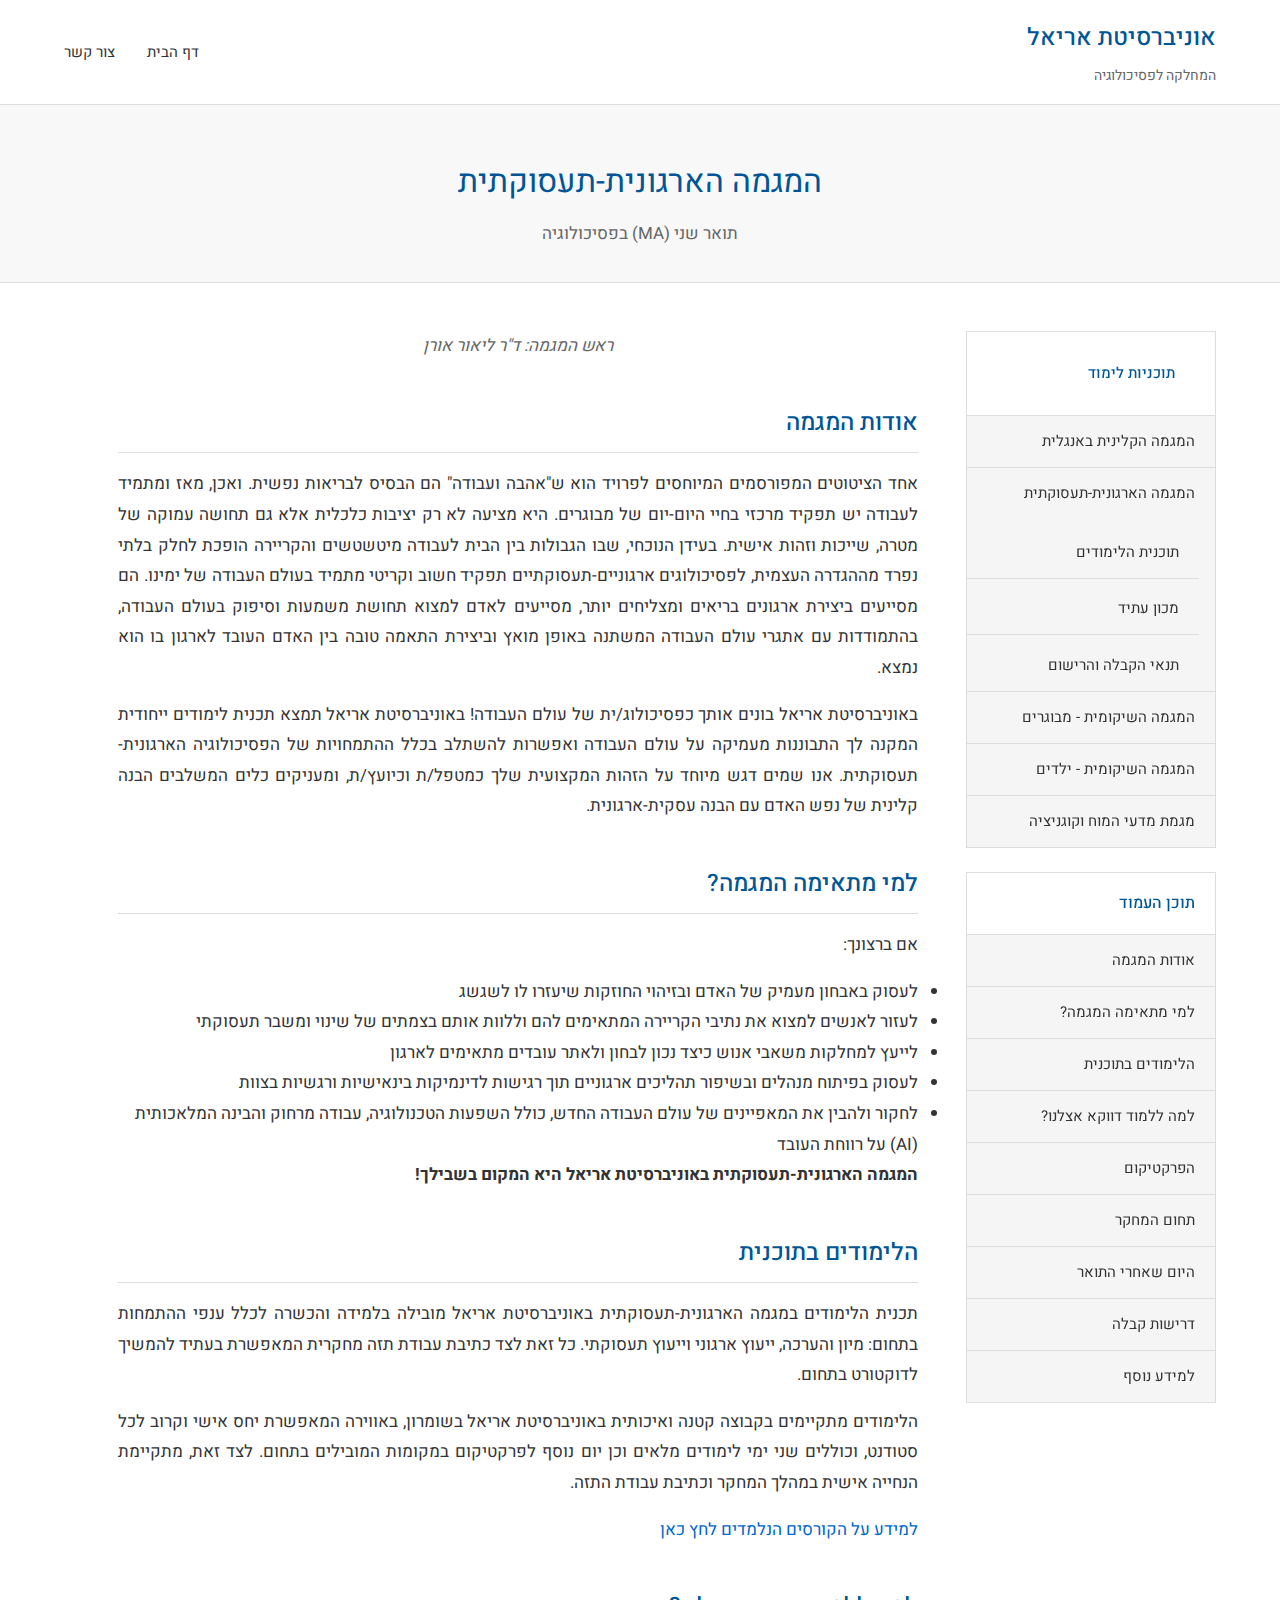
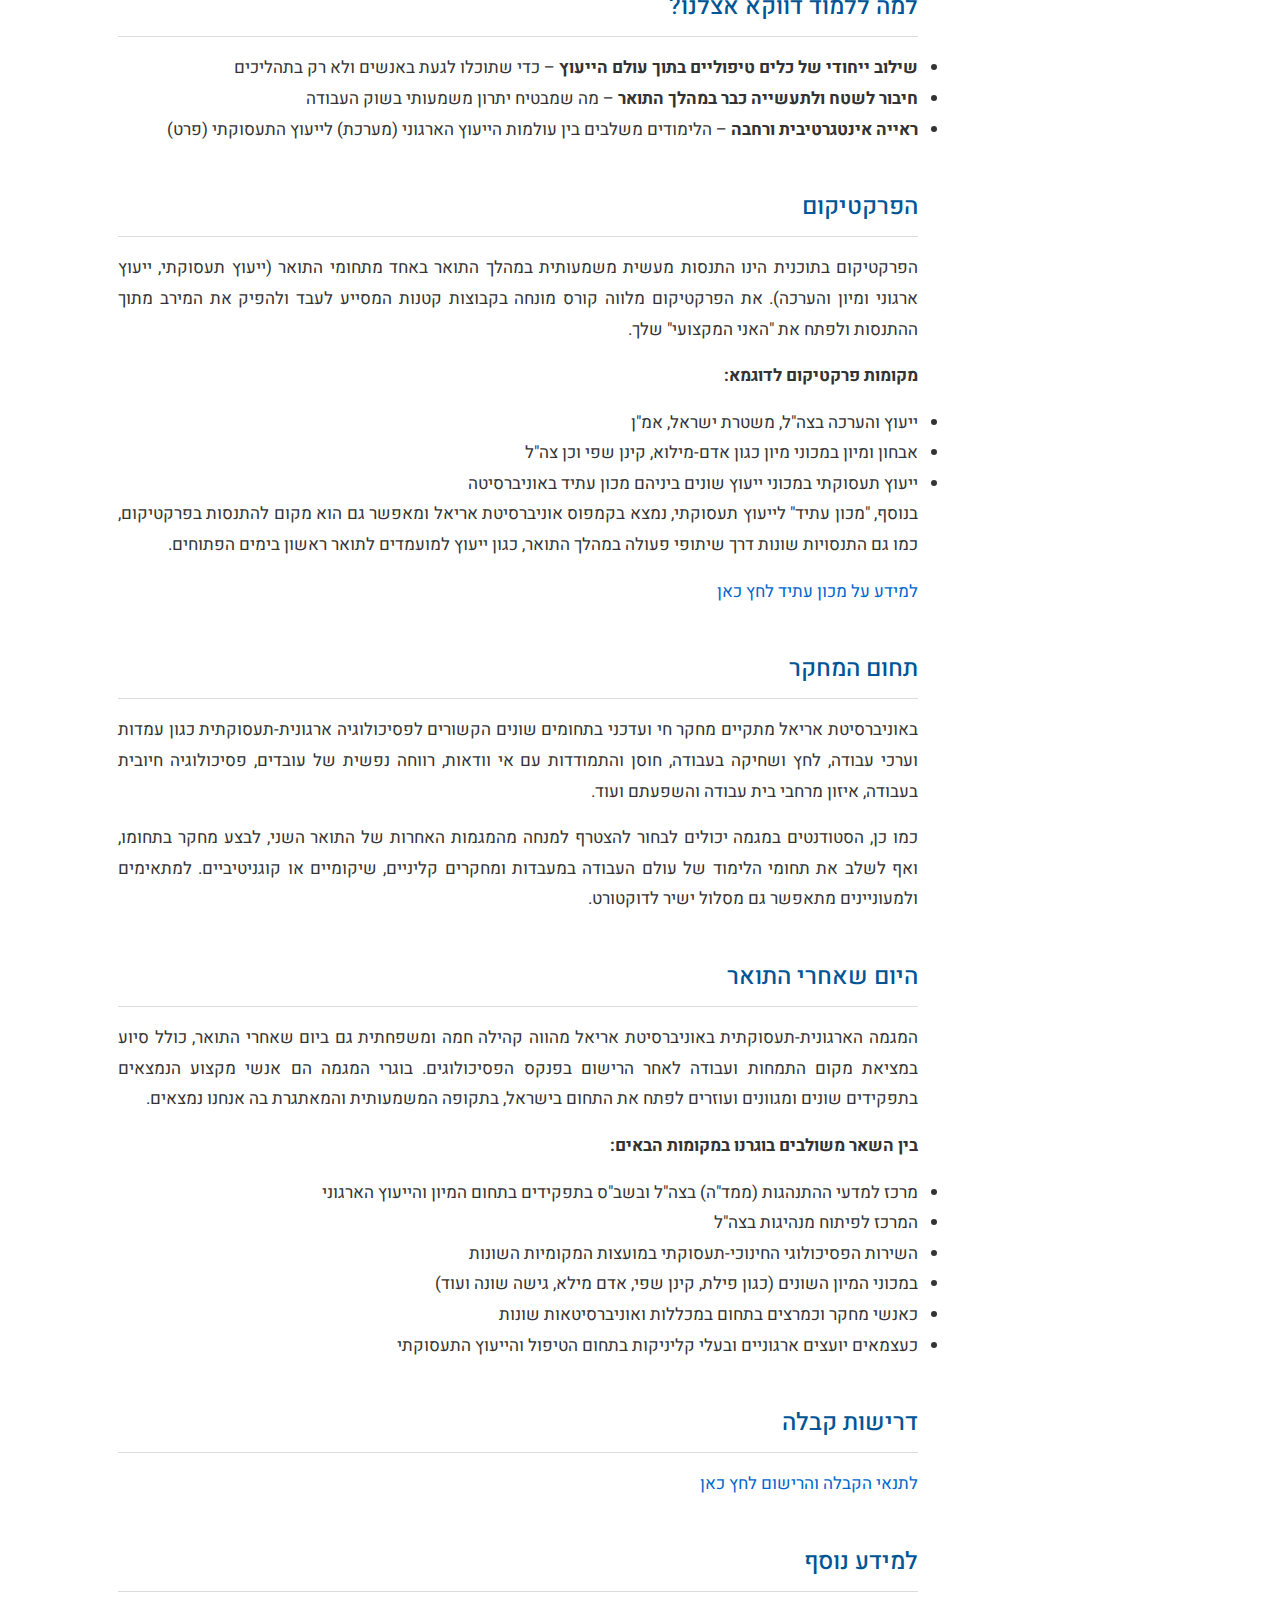
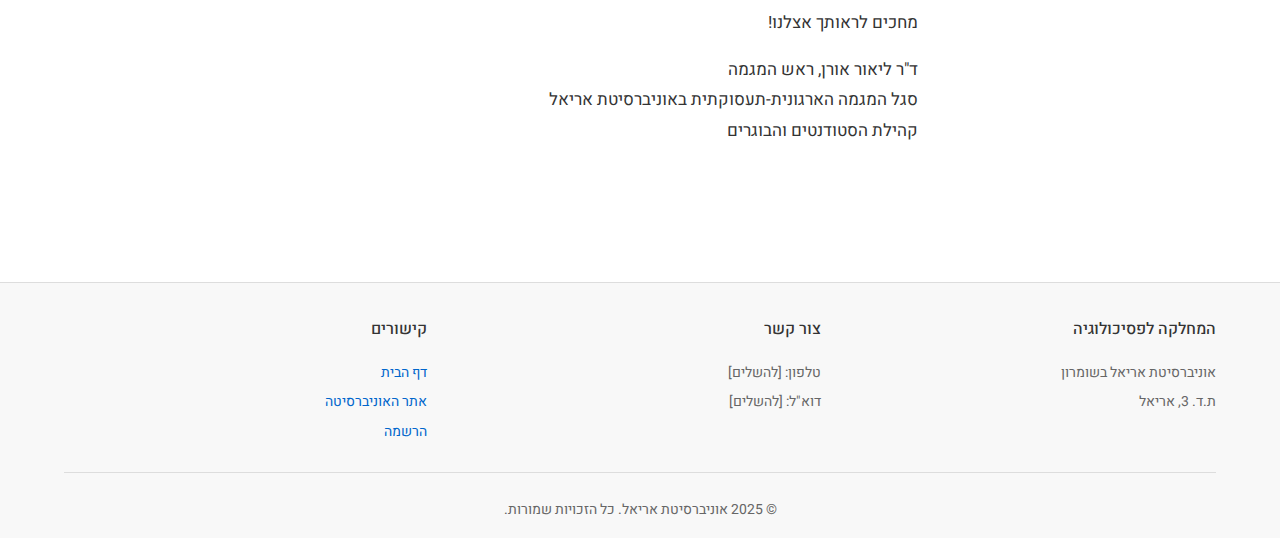
<file: organizational.html>
<!DOCTYPE html>
<html lang="he" dir="rtl">
<head>
    <meta charset="UTF-8">
    <meta name="viewport" content="width=device-width, initial-scale=1.0">
    <title>המגמה הארגונית-תעסוקתית - אוניברסיטת אריאל</title>
    <link rel="stylesheet" href="css/style-sidebar.css">
    <link href="https://fonts.googleapis.com/css2?family=Heebo:wght@300;400;500;600&display=swap" rel="stylesheet">
</head>
<body>
    <header class="site-header">
        <div class="container-full">
            <div class="header-content">
                <div class="logo">
                    <h1>אוניברסיטת אריאל</h1>
                    <p class="tagline">המחלקה לפסיכולוגיה</p>
                </div>
                <nav class="main-nav">
                    <ul>
                        <li><a href="index.html">דף הבית</a></li>
                        <li><a href="#contact">צור קשר</a></li>
                    </ul>
                </nav>
            </div>
        </div>
    </header>

    <section class="page-header">
        <div class="container-full">
            <h1>המגמה הארגונית-תעסוקתית</h1>
            <p style="margin-top: 0.5rem; color: #666;">תואר שני (MA) בפסיכולוגיה</p>
        </div>
    </section>

    <main class="main-content">
        <div class="container-full">
            <div class="content-with-sidebar">
                
                <aside class="sidebar">
                    <nav class="sidebar-nav">
                        <h3><a href="index.html" style="color: inherit; text-decoration: none;">תוכניות לימוד</a></h3>
                        <ul>
                            <li><a href="clinical-english.html">המגמה הקלינית באנגלית</a></li>
                            <li>
                                <a href="organizational.html" class="active">המגמה הארגונית-תעסוקתית</a>
                                <ul style="margin-top: 0.5rem; padding-right: 1rem;">
                                    <li style="margin-top: 0.3rem;"><a href="organizational-curriculum.html">תוכנית הלימודים</a></li>
                                    <li style="margin-top: 0.3rem;"><a href="organizational-atid-institute.html">מכון עתיד</a></li>
                                    <li style="margin-top: 0.3rem;"><a href="organizational-admission.html">תנאי הקבלה והרישום</a></li>
                                </ul>
                            </li>
                            <li><a href="rehabilitation-adults.html">המגמה השיקומית - מבוגרים</a></li>
                            <li><a href="rehabilitation-children.html">המגמה השיקומית - ילדים</a></li>
                            <li><a href="neuroscience.html">מגמת מדעי המוח וקוגניציה</a></li>
                        </ul>
                    </nav>
                    
                    <nav class="sidebar-nav">
                        <h3>תוכן העמוד</h3>
                        <ul>
                            <li><a href="#about">אודות המגמה</a></li>
                            <li><a href="#for-who">למי מתאימה המגמה?</a></li>
                            <li><a href="#studies">הלימודים בתוכנית</a></li>
                            <li><a href="#why-us">למה ללמוד דווקא אצלנו?</a></li>
                            <li><a href="#practicum">הפרקטיקום</a></li>
                            <li><a href="#research">תחום המחקר</a></li>
                            <li><a href="#after">היום שאחרי התואר</a></li>
                            <li><a href="#admission">דרישות קבלה</a></li>
                            <li><a href="#contact-info">למידע נוסף</a></li>
                        </ul>
                    </nav>
                </aside>

                <article class="content-main">
                
                    <section class="text-section">
                        <p style="text-align: center; font-style: italic; margin-bottom: 2rem; color: #666;">
                            ראש המגמה: ד"ר ליאור אורן
                        </p>
                    </section>

                    <section class="text-section" id="about">
                        <h2>אודות המגמה</h2>
                        <p>
                            אחד הציטוטים המפורסמים המיוחסים לפרויד הוא ש"אהבה ועבודה" הם הבסיס לבריאות נפשית. ואכן, מאז ומתמיד 
                            לעבודה יש תפקיד מרכזי בחיי היום-יום של מבוגרים. היא מציעה לא רק יציבות כלכלית אלא גם תחושה עמוקה של 
                            מטרה, שייכות וזהות אישית. בעידן הנוכחי, שבו הגבולות בין הבית לעבודה מיטשטשים והקריירה הופכת לחלק בלתי 
                            נפרד מההגדרה העצמית, לפסיכולוגים ארגוניים-תעסוקתיים תפקיד חשוב וקריטי מתמיד בעולם העבודה של ימינו. הם 
                            מסייעים ביצירת ארגונים בריאים ומצליחים יותר, מסייעים לאדם למצוא תחושת משמעות וסיפוק בעולם העבודה, 
                            בהתמודדות עם אתגרי עולם העבודה המשתנה באופן מואץ וביצירת התאמה טובה בין האדם העובד לארגון בו הוא נמצא.
                        </p>
                        <p>
                            באוניברסיטת אריאל בונים אותך כפסיכולוג/ית של עולם העבודה! באוניברסיטת אריאל תמצא תכנית לימודים ייחודית 
                            המקנה לך התבוננות מעמיקה על עולם העבודה ואפשרות להשתלב בכלל ההתמחויות של הפסיכולוגיה הארגונית-תעסוקתית. 
                            אנו שמים דגש מיוחד על הזהות המקצועית שלך כמטפל/ת וכיועץ/ת, ומעניקים כלים המשלבים הבנה קלינית של נפש 
                            האדם עם הבנה עסקית-ארגונית.
                        </p>
                    </section>

                    <section class="text-section" id="for-who">
                        <h2>למי מתאימה המגמה?</h2>
                        <p>אם ברצונך:</p>
                        <ul>
                            <li>לעסוק באבחון מעמיק של האדם ובזיהוי החוזקות שיעזרו לו לשגשג</li>
                            <li>לעזור לאנשים למצוא את נתיבי הקריירה המתאימים להם וללוות אותם בצמתים של שינוי ומשבר תעסוקתי</li>
                            <li>לייעץ למחלקות משאבי אנוש כיצד נכון לבחון ולאתר עובדים מתאימים לארגון</li>
                            <li>לעסוק בפיתוח מנהלים ובשיפור תהליכים ארגוניים תוך רגישות לדינמיקות בינאישיות ורגשיות בצוות</li>
                            <li>לחקור ולהבין את המאפיינים של עולם העבודה החדש, כולל השפעות הטכנולוגיה, עבודה מרחוק והבינה המלאכותית (AI) על רווחת העובד</li>
                        </ul>
                        <p><strong>המגמה הארגונית-תעסוקתית באוניברסיטת אריאל היא המקום בשבילך!</strong></p>
                    </section>

                    <section class="text-section" id="studies">
                        <h2>הלימודים בתוכנית</h2>
                        <p>
                            תכנית הלימודים במגמה הארגונית-תעסוקתית באוניברסיטת אריאל מובילה בלמידה והכשרה לכלל ענפי ההתמחות בתחום: 
                            מיון והערכה, ייעוץ ארגוני וייעוץ תעסוקתי. כל זאת לצד כתיבת עבודת תזה מחקרית המאפשרת בעתיד להמשיך 
                            לדוקטורט בתחום.
                        </p>
                        <p>
                            הלימודים מתקיימים בקבוצה קטנה ואיכותית באוניברסיטת אריאל בשומרון, באווירה המאפשרת יחס אישי וקרוב לכל 
                            סטודנט, וכוללים שני ימי לימודים מלאים וכן יום נוסף לפרקטיקום במקומות המובילים בתחום. לצד זאת, מתקיימת 
                            הנחייה אישית במהלך המחקר וכתיבת עבודת התזה.
                        </p>
                        <p>
                            <a href="organizational-curriculum.html">למידע על הקורסים הנלמדים לחץ כאן</a>
                        </p>
                    </section>

                    <section class="text-section" id="why-us">
                        <h2>למה ללמוד דווקא אצלנו?</h2>
                        <ul>
                            <li><strong>שילוב ייחודי של כלים טיפוליים בתוך עולם הייעוץ</strong> – כדי שתוכלו לגעת באנשים ולא רק בתהליכים</li>
                            <li><strong>חיבור לשטח ולתעשייה כבר במהלך התואר</strong> – מה שמבטיח יתרון משמעותי בשוק העבודה</li>
                            <li><strong>ראייה אינטגרטיבית ורחבה</strong> – הלימודים משלבים בין עולמות הייעוץ הארגוני (מערכת) לייעוץ התעסוקתי (פרט)</li>
                        </ul>
                    </section>

                    <section class="text-section" id="practicum">
                        <h2>הפרקטיקום</h2>
                        <p>
                            הפרקטיקום בתוכנית הינו התנסות מעשית משמעותית במהלך התואר באחד מתחומי התואר (ייעוץ תעסוקתי, ייעוץ ארגוני 
                            ומיון והערכה). את הפרקטיקום מלווה קורס מונחה בקבוצות קטנות המסייע לעבד ולהפיק את המירב מתוך ההתנסות 
                            ולפתח את "האני המקצועי" שלך.
                        </p>
                        <p><strong>מקומות פרקטיקום לדוגמא:</strong></p>
                        <ul>
                            <li>ייעוץ והערכה בצה"ל, משטרת ישראל, אמ"ן</li>
                            <li>אבחון ומיון במכוני מיון כגון אדם-מילוא, קינן שפי וכן צה"ל</li>
                            <li>ייעוץ תעסוקתי במכוני ייעוץ שונים ביניהם מכון עתיד באוניברסיטה</li>
                        </ul>
                        <p>
                            בנוסף, "מכון עתיד" לייעוץ תעסוקתי, נמצא בקמפוס אוניברסיטת אריאל ומאפשר גם הוא מקום להתנסות בפרקטיקום, 
                            כמו גם התנסויות שונות דרך שיתופי פעולה במהלך התואר, כגון ייעוץ למועמדים לתואר ראשון בימים הפתוחים.
                        </p>
                        <p>
                            <a href="atid-institute.html">למידע על מכון עתיד לחץ כאן</a>
                        </p>
                    </section>

                    <section class="text-section" id="research">
                        <h2>תחום המחקר</h2>
                        <p>
                            באוניברסיטת אריאל מתקיים מחקר חי ועדכני בתחומים שונים הקשורים לפסיכולוגיה ארגונית-תעסוקתית כגון עמדות 
                            וערכי עבודה, לחץ ושחיקה בעבודה, חוסן והתמודדות עם אי וודאות, רווחה נפשית של עובדים, פסיכולוגיה חיובית 
                            בעבודה, איזון מרחבי בית עבודה והשפעתם ועוד.
                        </p>
                        <p>
                            כמו כן, הסטודנטים במגמה יכולים לבחור להצטרף למנחה מהמגמות האחרות של התואר השני, לבצע מחקר בתחומו, ואף 
                            לשלב את תחומי הלימוד של עולם העבודה במעבדות ומחקרים קליניים, שיקומיים או קוגניטיביים. למתאימים ולמעוניינים 
                            מתאפשר גם מסלול ישיר לדוקטורט.
                        </p>
                    </section>

                    <section class="text-section" id="after">
                        <h2>היום שאחרי התואר</h2>
                        <p>
                            המגמה הארגונית-תעסוקתית באוניברסיטת אריאל מהווה קהילה חמה ומשפחתית גם ביום שאחרי התואר, כולל סיוע במציאת 
                            מקום התמחות ועבודה לאחר הרישום בפנקס הפסיכולוגים. בוגרי המגמה הם אנשי מקצוע הנמצאים בתפקידים שונים 
                            ומגוונים ועוזרים לפתח את התחום בישראל, בתקופה המשמעותית והמאתגרת בה אנחנו נמצאים.
                        </p>
                        <p><strong>בין השאר משולבים בוגרנו במקומות הבאים:</strong></p>
                        <ul>
                            <li>מרכז למדעי ההתנהגות (ממד"ה) בצה"ל ובשב"ס בתפקידים בתחום המיון והייעוץ הארגוני</li>
                            <li>המרכז לפיתוח מנהיגות בצה"ל</li>
                            <li>השירות הפסיכולוגי החינוכי-תעסוקתי במועצות המקומיות השונות</li>
                            <li>במכוני המיון השונים (כגון פילת, קינן שפי, אדם מילא, גישה שונה ועוד)</li>
                            <li>כאנשי מחקר וכמרצים בתחום במכללות ואוניברסיטאות שונות</li>
                            <li>כעצמאים יועצים ארגוניים ובעלי קליניקות בתחום הטיפול והייעוץ התעסוקתי</li>
                        </ul>
                    </section>

                    <section class="text-section" id="admission">
                        <h2>דרישות קבלה</h2>
                        <p>
                            <a href="admission-requirements.html">לתנאי הקבלה והרישום לחץ כאן</a>
                        </p>
                    </section>

                    <section class="text-section" id="contact-info">
                        <h2>למידע נוסף</h2>
                        <p>
                            מחכים לראותך אצלנו!
                        </p>
                        <p style="margin-top: 1rem;">
                            ד"ר ליאור אורן, ראש המגמה<br>
                            סגל המגמה הארגונית-תעסוקתית באוניברסיטת אריאל<br>
                            קהילת הסטודנטים והבוגרים
                        </p>
                    </section>

                </article>

            </div>
        </div>
    </main>

    <footer class="site-footer" id="contact">
        <div class="container-full">
            <div class="footer-content">
                <div class="footer-section">
                    <h4>המחלקה לפסיכולוגיה</h4>
                    <p>אוניברסיטת אריאל בשומרון</p>
                    <p>ת.ד. 3, אריאל</p>
                </div>
                <div class="footer-section">
                    <h4>צור קשר</h4>
                    <p>טלפון: [להשלים]</p>
                    <p>דוא"ל: [להשלים]</p>
                </div>
                <div class="footer-section">
                    <h4>קישורים</h4>
                    <p><a href="index.html">דף הבית</a></p>
                    <p><a href="#">אתר האוניברסיטה</a></p>
                    <p><a href="#">הרשמה</a></p>
                </div>
            </div>
            <div class="footer-bottom">
                <p>&copy; 2025 אוניברסיטת אריאל. כל הזכויות שמורות.</p>
            </div>
        </div>
    </footer>

</body>
</html>
</file>
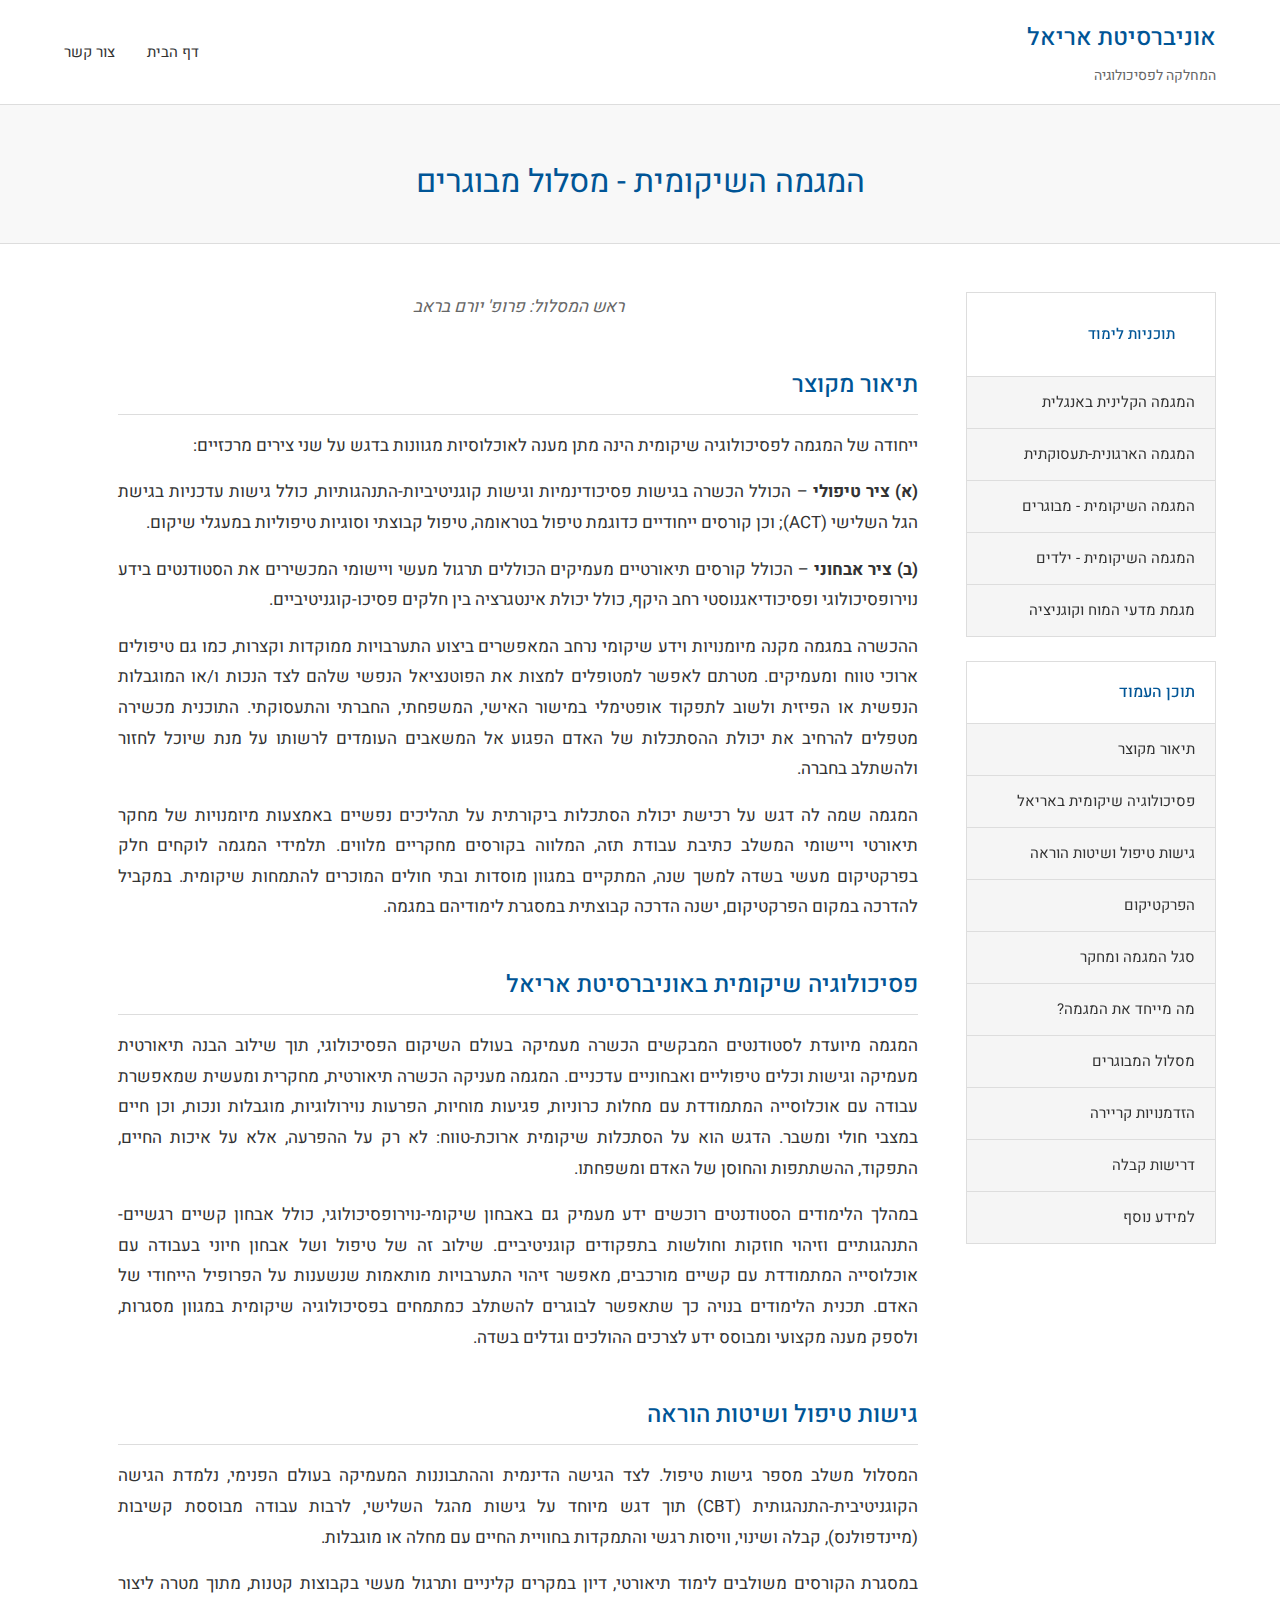
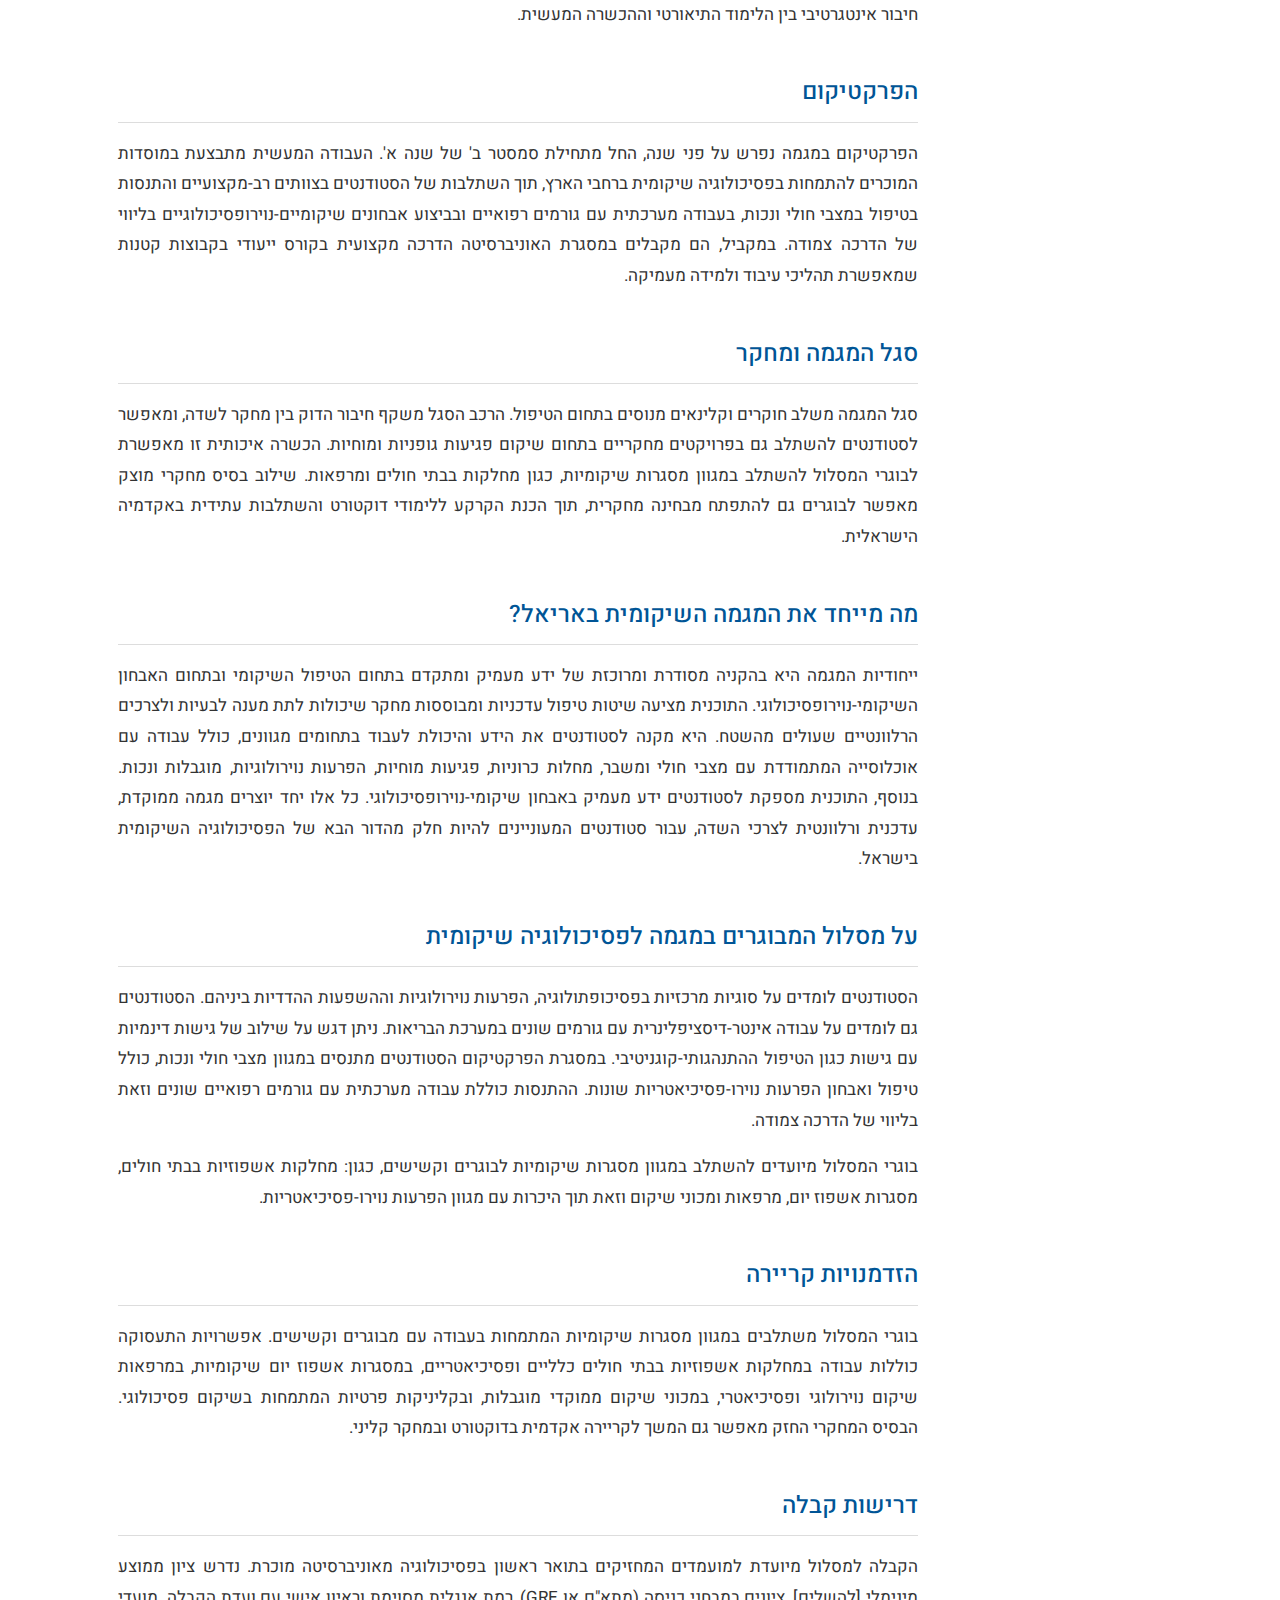
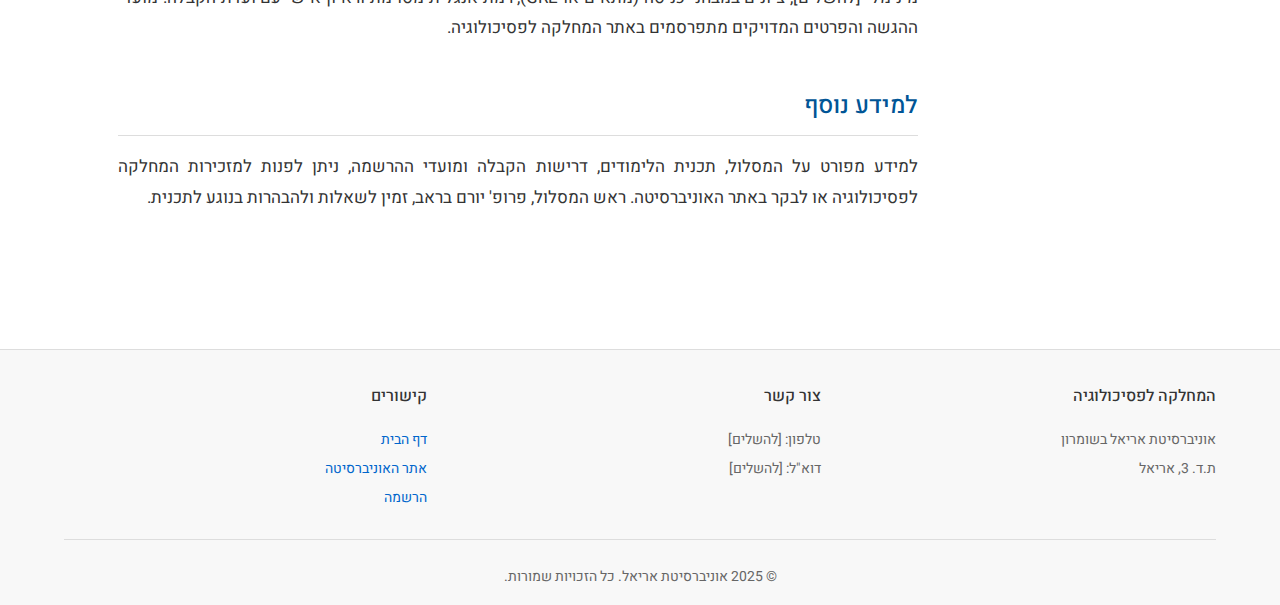
<file: rehabilitation-adults.html>
<!DOCTYPE html>
<html lang="he" dir="rtl">
<head>
    <meta charset="UTF-8">
    <meta name="viewport" content="width=device-width, initial-scale=1.0">
    <title>המגמה השיקומית - מסלול מבוגרים - אוניברסיטת אריאל</title>
    <link rel="stylesheet" href="css/style-sidebar.css">
    <link href="https://fonts.googleapis.com/css2?family=Heebo:wght@300;400;500;600&display=swap" rel="stylesheet">
</head>
<body>
    <header class="site-header">
        <div class="container-full">
            <div class="header-content">
                <div class="logo">
                    <h1>אוניברסיטת אריאל</h1>
                    <p class="tagline">המחלקה לפסיכולוגיה</p>
                </div>
                <nav class="main-nav">
                    <ul>
                        <li><a href="index.html">דף הבית</a></li>
                        <li><a href="#contact">צור קשר</a></li>
                    </ul>
                </nav>
            </div>
        </div>
    </header>

    <section class="page-header">
        <div class="container-full">
            <h1>המגמה השיקומית - מסלול מבוגרים</h1>
        </div>
    </section>

    <main class="main-content">
        <div class="container-full">
            <div class="content-with-sidebar">
                
                <aside class="sidebar">
                    <nav class="sidebar-nav">
                        <h3><a href="index.html" style="color: inherit; text-decoration: none;">תוכניות לימוד</a></h3>
                        <ul>
                            <li><a href="clinical-english.html">המגמה הקלינית באנגלית</a></li>
                            <li><a href="organizational.html">המגמה הארגונית-תעסוקתית</a></li>
                            <li><a href="rehabilitation-adults.html" class="active">המגמה השיקומית - מבוגרים</a></li>
                            <li><a href="rehabilitation-children.html">המגמה השיקומית - ילדים</a></li>
                            <li><a href="neuroscience.html">מגמת מדעי המוח וקוגניציה</a></li>
                        </ul>
                    </nav>
                    
                    <nav class="sidebar-nav">
                        <h3>תוכן העמוד</h3>
                        <ul>
                            <li><a href="#overview">תיאור מקוצר</a></li>
                            <li><a href="#about">פסיכולוגיה שיקומית באריאל</a></li>
                            <li><a href="#methods">גישות טיפול ושיטות הוראה</a></li>
                            <li><a href="#practicum">הפרקטיקום</a></li>
                            <li><a href="#faculty">סגל המגמה ומחקר</a></li>
                            <li><a href="#special">מה מייחד את המגמה?</a></li>
                            <li><a href="#adults-track">מסלול המבוגרים</a></li>
                            <li><a href="#career">הזדמנויות קריירה</a></li>
                            <li><a href="#admission">דרישות קבלה</a></li>
                            <li><a href="#contact-info">למידע נוסף</a></li>
                        </ul>
                    </nav>
                </aside>

                <article class="content-main">
                    
                    <section class="text-section">
                        <p style="text-align: center; font-style: italic; margin-bottom: 2rem; color: #666;">
                            ראש המסלול: פרופ' יורם בראב
                        </p>
                    </section>

                    <section class="text-section" id="overview">
                        <h2>תיאור מקוצר</h2>
                        <p>
                            ייחודה של המגמה לפסיכולוגיה שיקומית הינה מתן מענה לאוכלוסיות מגוונות בדגש על שני צירים מרכזיים:
                        </p>
                        <p>
                            <strong>(א) ציר טיפולי</strong> – הכולל הכשרה בגישות פסיכודינמיות וגישות קוגניטיביות-התנהגותיות, כולל גישות 
                            עדכניות בגישת הגל השלישי (ACT); וכן קורסים ייחודיים כדוגמת טיפול בטראומה, טיפול קבוצתי וסוגיות טיפוליות במעגלי שיקום.
                        </p>
                        <p>
                            <strong>(ב) ציר אבחוני</strong> – הכולל קורסים תיאורטיים מעמיקים הכוללים תרגול מעשי ויישומי המכשירים את הסטודנטים 
                            בידע נוירופסיכולוגי ופסיכודיאגנוסטי רחב היקף, כולל יכולת אינטגרציה בין חלקים פסיכו-קוגניטיביים.
                        </p>
                        <p>
                            ההכשרה במגמה מקנה מיומנויות וידע שיקומי נרחב המאפשרים ביצוע התערבויות ממוקדות וקצרות, כמו גם טיפולים ארוכי 
                            טווח ומעמיקים. מטרתם לאפשר למטופלים למצות את הפוטנציאל הנפשי שלהם לצד הנכות ו/או המוגבלות הנפשית או הפיזית 
                            ולשוב לתפקוד אופטימלי במישור האישי, המשפחתי, החברתי והתעסוקתי. התוכנית מכשירה מטפלים להרחיב את יכולת 
                            ההסתכלות של האדם הפגוע אל המשאבים העומדים לרשותו על מנת שיוכל לחזור ולהשתלב בחברה.
                        </p>
                        <p>
                            המגמה שמה לה דגש על רכישת יכולת הסתכלות ביקורתית על תהליכים נפשיים באמצעות מיומנויות של מחקר תיאורטי ויישומי 
                            המשלב כתיבת עבודת תזה, המלווה בקורסים מחקריים מלווים. תלמידי המגמה לוקחים חלק בפרקטיקום מעשי בשדה למשך שנה, 
                            המתקיים במגוון מוסדות ובתי חולים המוכרים להתמחות שיקומית. במקביל להדרכה במקום הפרקטיקום, ישנה הדרכה קבוצתית 
                            במסגרת לימודיהם במגמה.
                        </p>
                    </section>

                    <section class="text-section" id="about">
                        <h2>פסיכולוגיה שיקומית באוניברסיטת אריאל</h2>
                        <p>
                            המגמה מיועדת לסטודנטים המבקשים הכשרה מעמיקה בעולם השיקום הפסיכולוגי, תוך שילוב הבנה תיאורטית מעמיקה וגישות 
                            וכלים טיפוליים ואבחוניים עדכניים. המגמה מעניקה הכשרה תיאורטית, מחקרית ומעשית שמאפשרת עבודה עם אוכלוסייה 
                            המתמודדת עם מחלות כרוניות, פגיעות מוחיות, הפרעות נוירולוגיות, מוגבלות ונכות, וכן חיים במצבי חולי ומשבר. 
                            הדגש הוא על הסתכלות שיקומית ארוכת-טווח: לא רק על ההפרעה, אלא על איכות החיים, התפקוד, ההשתתפות והחוסן של 
                            האדם ומשפחתו.
                        </p>
                        <p>
                            במהלך הלימודים הסטודנטים רוכשים ידע מעמיק גם באבחון שיקומי-נוירופסיכולוגי, כולל אבחון קשיים רגשיים-התנהגותיים 
                            וזיהוי חוזקות וחולשות בתפקודים קוגניטיביים. שילוב זה של טיפול ושל אבחון חיוני בעבודה עם אוכלוסייה המתמודדת 
                            עם קשיים מורכבים, מאפשר זיהוי התערבויות מותאמות שנשענות על הפרופיל הייחודי של האדם. תכנית הלימודים בנויה כך 
                            שתאפשר לבוגרים להשתלב כמתמחים בפסיכולוגיה שיקומית במגוון מסגרות, ולספק מענה מקצועי ומבוסס ידע לצרכים 
                            ההולכים וגדלים בשדה.
                        </p>
                    </section>

                    <section class="text-section" id="methods">
                        <h2>גישות טיפול ושיטות הוראה</h2>
                        <p>
                            המסלול משלב מספר גישות טיפול. לצד הגישה הדינמית וההתבוננות המעמיקה בעולם הפנימי, נלמדת הגישה 
                            הקוגניטיבית-התנהגותית (CBT) תוך דגש מיוחד על גישות מהגל השלישי, לרבות עבודה מבוססת קשיבות (מיינדפולנס), 
                            קבלה ושינוי, וויסות רגשי והתמקדות בחוויית החיים עם מחלה או מוגבלות.
                        </p>
                        <p>
                            במסגרת הקורסים משולבים לימוד תיאורטי, דיון במקרים קליניים ותרגול מעשי בקבוצות קטנות, מתוך מטרה ליצור חיבור 
                            אינטגרטיבי בין הלימוד התיאורטי וההכשרה המעשית.
                        </p>
                    </section>

                    <section class="text-section" id="practicum">
                        <h2>הפרקטיקום</h2>
                        <p>
                            הפרקטיקום במגמה נפרש על פני שנה, החל מתחילת סמסטר ב' של שנה א'. העבודה המעשית מתבצעת במוסדות המוכרים להתמחות 
                            בפסיכולוגיה שיקומית ברחבי הארץ, תוך השתלבות של הסטודנטים בצוותים רב-מקצועיים והתנסות בטיפול במצבי חולי ונכות, 
                            בעבודה מערכתית עם גורמים רפואיים ובביצוע אבחונים שיקומיים-נוירופסיכולוגיים בליווי של הדרכה צמודה. במקביל, הם 
                            מקבלים במסגרת האוניברסיטה הדרכה מקצועית בקורס ייעודי בקבוצות קטנות שמאפשרת תהליכי עיבוד ולמידה מעמיקה.
                        </p>
                    </section>

                    <section class="text-section" id="faculty">
                        <h2>סגל המגמה ומחקר</h2>
                        <p>
                            סגל המגמה משלב חוקרים וקלינאים מנוסים בתחום הטיפול. הרכב הסגל משקף חיבור הדוק בין מחקר לשדה, ומאפשר 
                            לסטודנטים להשתלב גם בפרויקטים מחקריים בתחום שיקום פגיעות גופניות ומוחיות. הכשרה איכותית זו מאפשרת לבוגרי 
                            המסלול להשתלב במגוון מסגרות שיקומיות, כגון מחלקות בבתי חולים ומרפאות. שילוב בסיס מחקרי מוצק מאפשר לבוגרים 
                            גם להתפתח מבחינה מחקרית, תוך הכנת הקרקע ללימודי דוקטורט והשתלבות עתידית באקדמיה הישראלית.
                        </p>
                    </section>

                    <section class="text-section" id="special">
                        <h2>מה מייחד את המגמה השיקומית באריאל?</h2>
                        <p>
                            ייחודיות המגמה היא בהקניה מסודרת ומרוכזת של ידע מעמיק ומתקדם בתחום הטיפול השיקומי ובתחום האבחון השיקומי-נוירופסיכולוגי. 
                            התוכנית מציעה שיטות טיפול עדכניות ומבוססות מחקר שיכולות לתת מענה לבעיות ולצרכים הרלוונטיים שעולים מהשטח. היא 
                            מקנה לסטודנטים את הידע והיכולת לעבוד בתחומים מגוונים, כולל עבודה עם אוכלוסייה המתמודדת עם מצבי חולי ומשבר, 
                            מחלות כרוניות, פגיעות מוחיות, הפרעות נוירולוגיות, מוגבלות ונכות. בנוסף, התוכנית מספקת לסטודנטים ידע מעמיק 
                            באבחון שיקומי-נוירופסיכולוגי. כל אלו יחד יוצרים מגמה ממוקדת, עדכנית ורלוונטית לצרכי השדה, עבור סטודנטים 
                            המעוניינים להיות חלק מהדור הבא של הפסיכולוגיה השיקומית בישראל.
                        </p>
                    </section>

                    <section class="text-section" id="adults-track">
                        <h2>על מסלול המבוגרים במגמה לפסיכולוגיה שיקומית</h2>
                        <p>
                            הסטודנטים לומדים על סוגיות מרכזיות בפסיכופתולוגיה, הפרעות נוירולוגיות וההשפעות ההדדיות ביניהם. הסטודנטים גם 
                            לומדים על עבודה אינטר-דיסציפלינרית עם גורמים שונים במערכת הבריאות. ניתן דגש על שילוב של גישות דינמיות עם 
                            גישות כגון הטיפול ההתנהגותי-קוגניטיבי. במסגרת הפרקטיקום הסטודנטים מתנסים במגוון מצבי חולי ונכות, כולל טיפול 
                            ואבחון הפרעות נוירו-פסיכיאטריות שונות. ההתנסות כוללת עבודה מערכתית עם גורמים רפואיים שונים וזאת בליווי של 
                            הדרכה צמודה.
                        </p>
                        <p>
                            בוגרי המסלול מיועדים להשתלב במגוון מסגרות שיקומיות לבוגרים וקשישים, כגון: מחלקות אשפוזיות בבתי חולים, מסגרות 
                            אשפוז יום, מרפאות ומכוני שיקום וזאת תוך היכרות עם מגוון הפרעות נוירו-פסיכיאטריות.
                        </p>
                    </section>

                    <section class="text-section" id="career">
                        <h2>הזדמנויות קריירה</h2>
                        <p>
                            בוגרי המסלול משתלבים במגוון מסגרות שיקומיות המתמחות בעבודה עם מבוגרים וקשישים. אפשרויות התעסוקה כוללות עבודה 
                            במחלקות אשפוזיות בבתי חולים כלליים ופסיכיאטריים, במסגרות אשפוז יום שיקומיות, במרפאות שיקום נוירולוגי ופסיכיאטרי, 
                            במכוני שיקום ממוקדי מוגבלות, ובקליניקות פרטיות המתמחות בשיקום פסיכולוגי. הבסיס המחקרי החזק מאפשר גם המשך 
                            לקריירה אקדמית בדוקטורט ובמחקר קליני.
                        </p>
                    </section>

                    <section class="text-section" id="admission">
                        <h2>דרישות קבלה</h2>
                        <p>
                            הקבלה למסלול מיועדת למועמדים המחזיקים בתואר ראשון בפסיכולוגיה מאוניברסיטה מוכרת. נדרש ציון ממוצע מינימלי 
                            [להשלים], ציונים במבחני כניסה (מתא"ם או GRE), רמת אנגלית מסוימת וראיון אישי עם ועדת הקבלה. מועדי ההגשה 
                            והפרטים המדויקים מתפרסמים באתר המחלקה לפסיכולוגיה.
                        </p>
                    </section>

                    <section class="text-section" id="contact-info">
                        <h2>למידע נוסף</h2>
                        <p>
                            למידע מפורט על המסלול, תכנית הלימודים, דרישות הקבלה ומועדי ההרשמה, ניתן לפנות למזכירות המחלקה לפסיכולוגיה 
                            או לבקר באתר האוניברסיטה. ראש המסלול, פרופ' יורם בראב, זמין לשאלות ולהבהרות בנוגע לתכנית.
                        </p>
                    </section>

                </article>

            </div>
        </div>
    </main>

    <footer class="site-footer" id="contact">
        <div class="container-full">
            <div class="footer-content">
                <div class="footer-section">
                    <h4>המחלקה לפסיכולוגיה</h4>
                    <p>אוניברסיטת אריאל בשומרון</p>
                    <p>ת.ד. 3, אריאל</p>
                </div>
                <div class="footer-section">
                    <h4>צור קשר</h4>
                    <p>טלפון: [להשלים]</p>
                    <p>דוא"ל: [להשלים]</p>
                </div>
                <div class="footer-section">
                    <h4>קישורים</h4>
                    <p><a href="index.html">דף הבית</a></p>
                    <p><a href="#">אתר האוניברסיטה</a></p>
                    <p><a href="#">הרשמה</a></p>
                </div>
            </div>
            <div class="footer-bottom">
                <p>&copy; 2025 אוניברסיטת אריאל. כל הזכויות שמורות.</p>
            </div>
        </div>
    </footer>

</body>
</html>
</file>
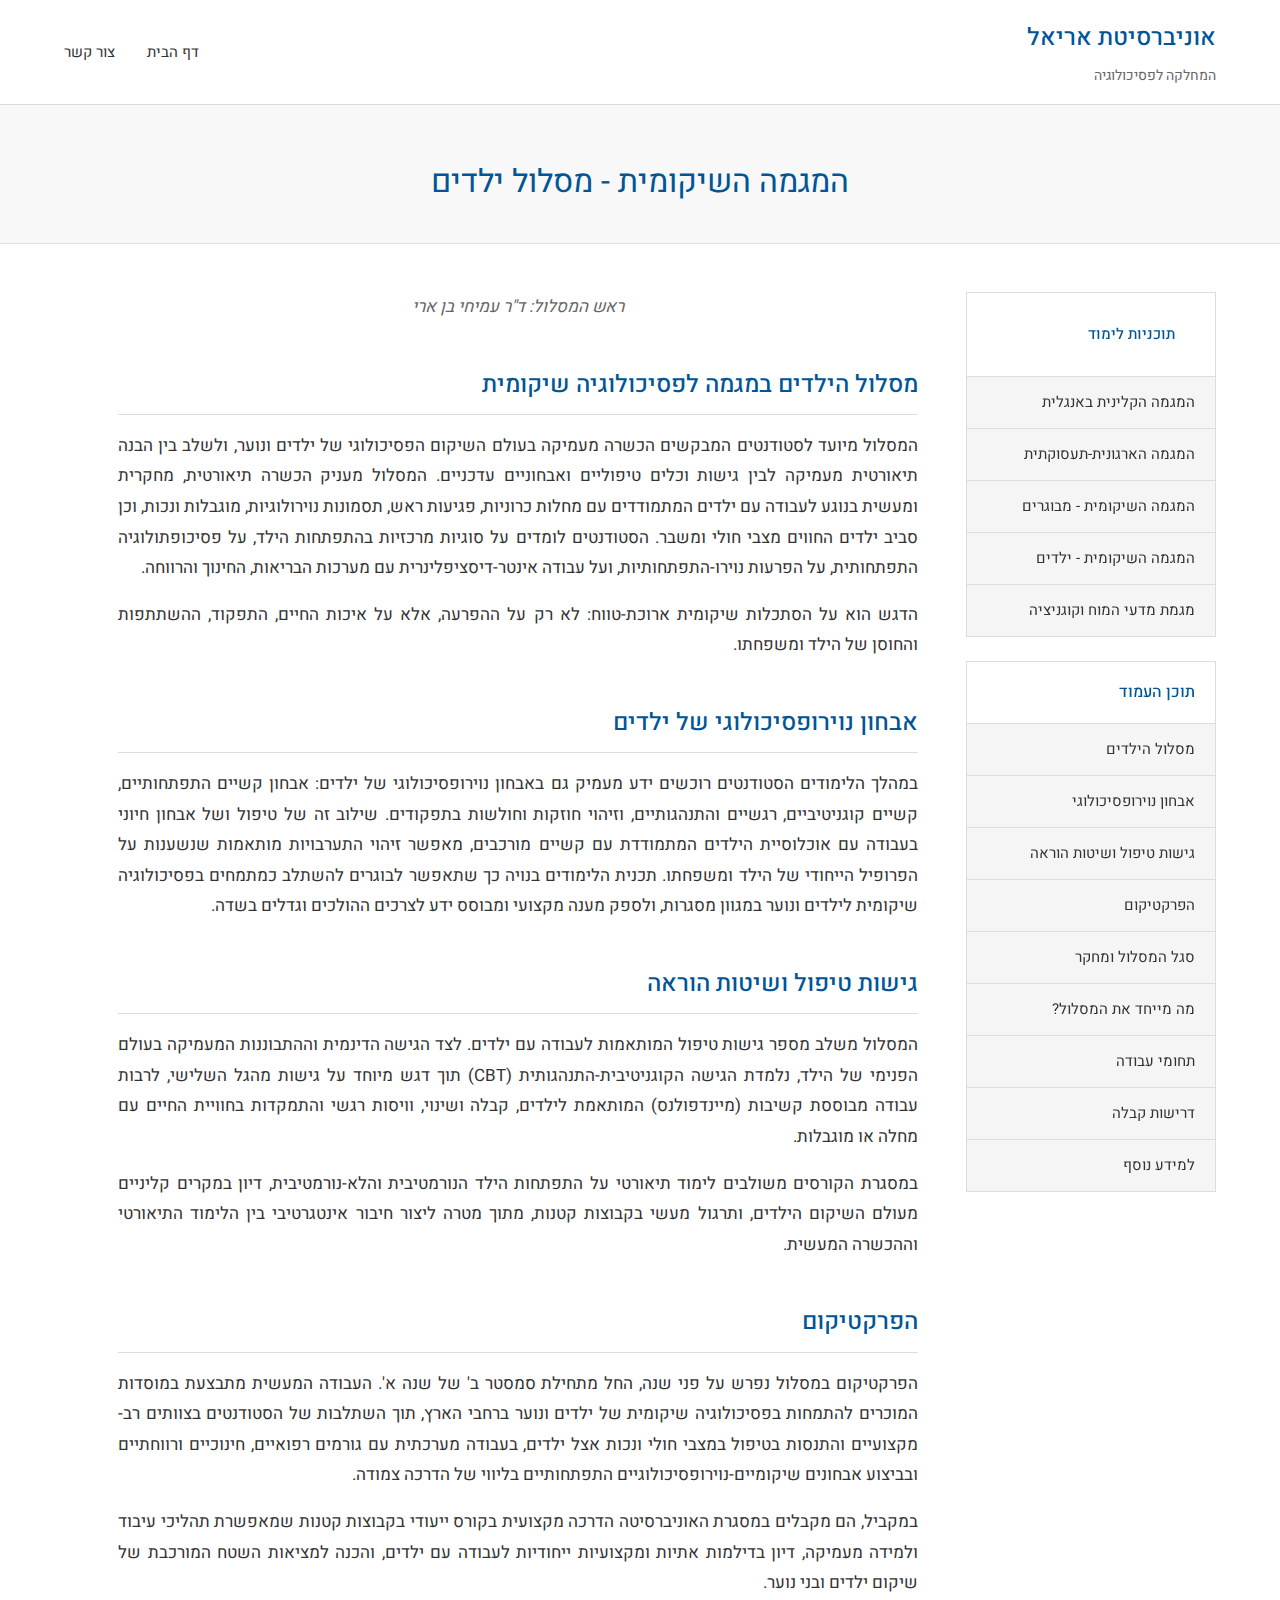
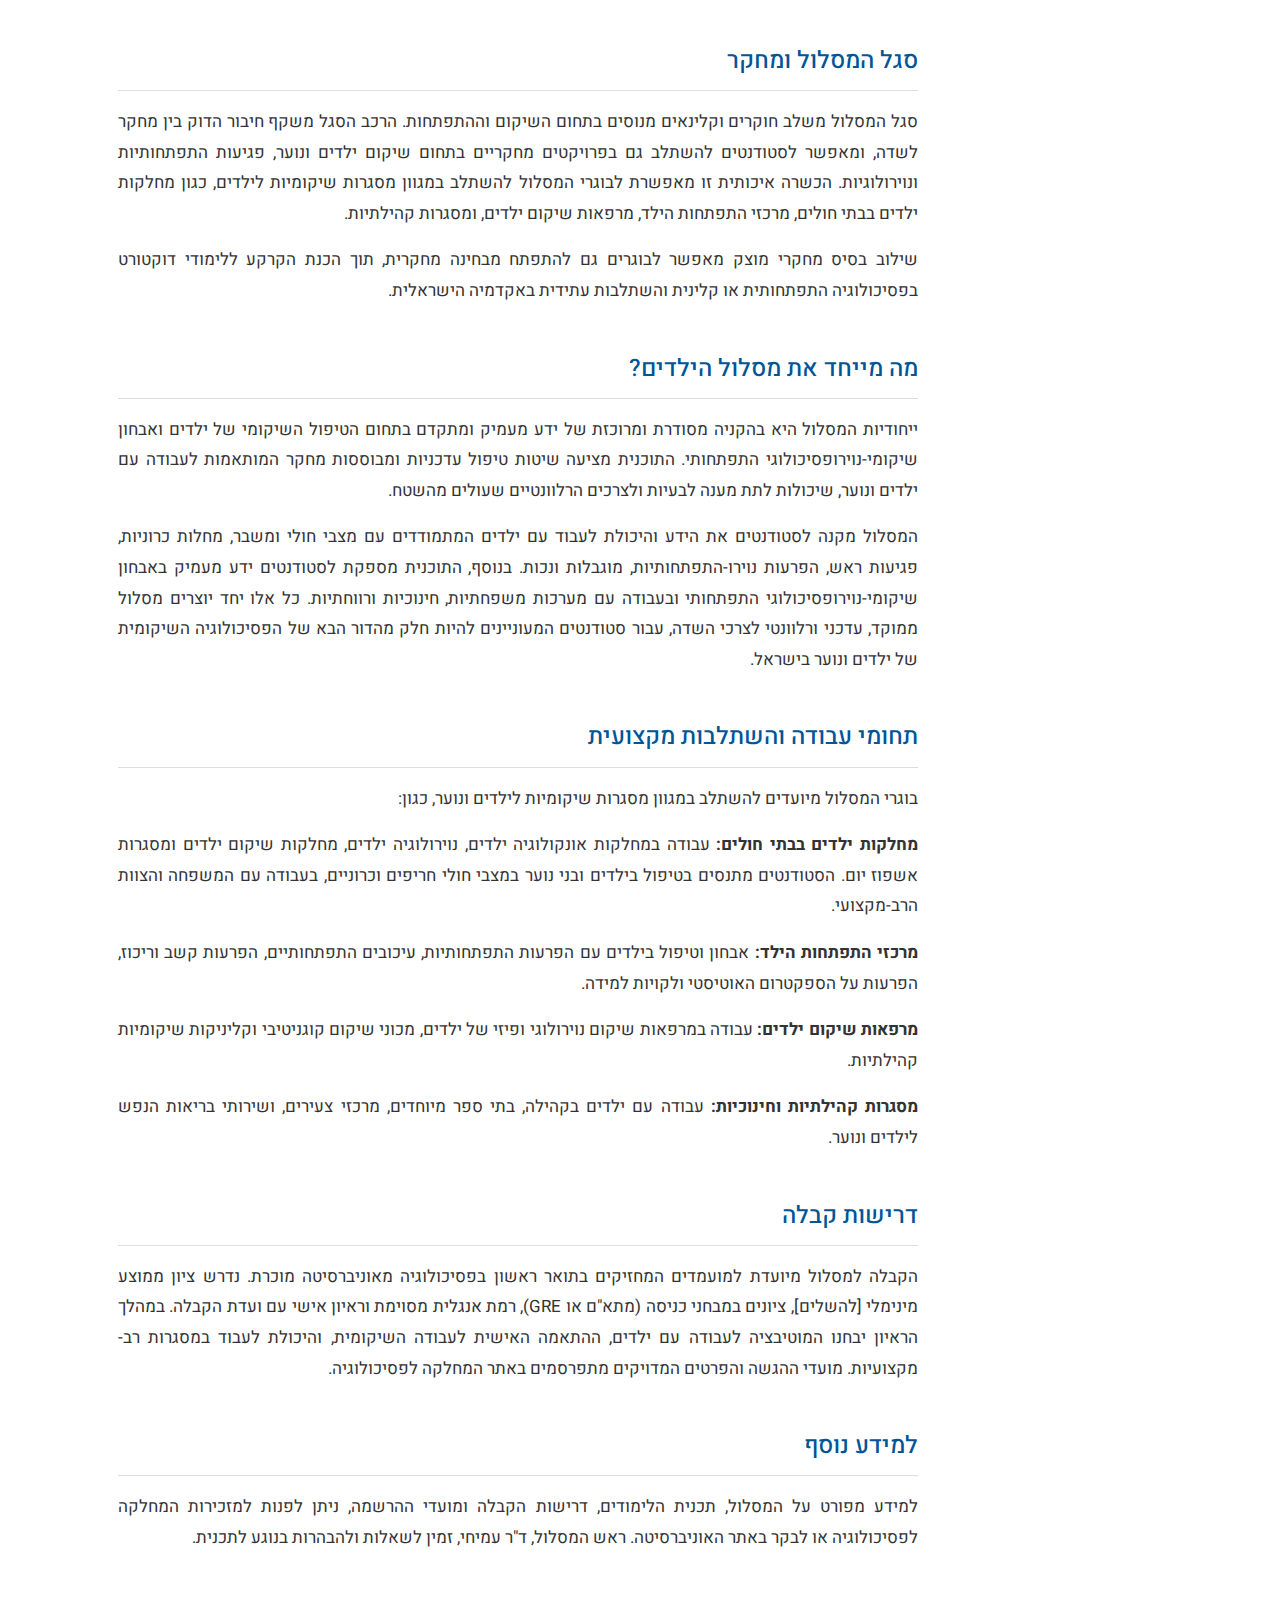
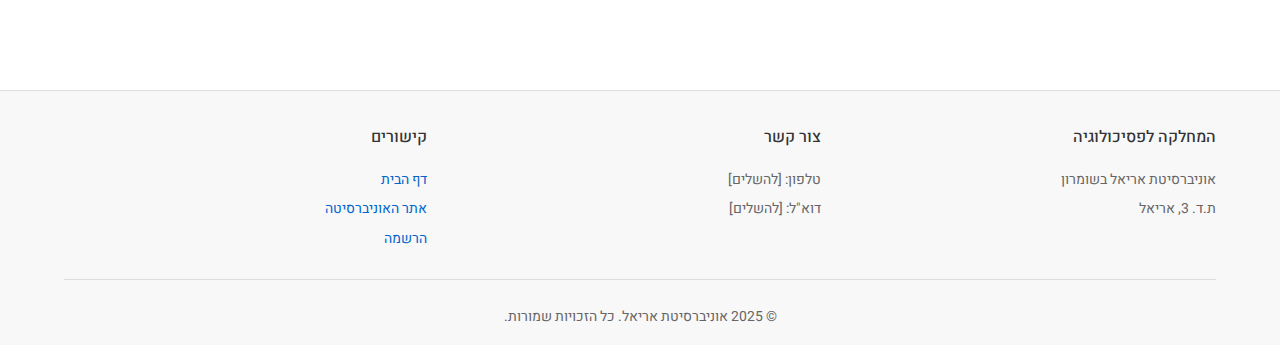
<file: rehabilitation-children.html>
<!DOCTYPE html>
<html lang="he" dir="rtl">
<head>
    <meta charset="UTF-8">
    <meta name="viewport" content="width=device-width, initial-scale=1.0">
    <title>המגמה השיקומית - מסלול ילדים - אוניברסיטת אריאל</title>
    <link rel="stylesheet" href="css/style-sidebar.css">
    <link href="https://fonts.googleapis.com/css2?family=Heebo:wght@300;400;500;600&display=swap" rel="stylesheet">
</head>
<body>
    <header class="site-header">
        <div class="container-full">
            <div class="header-content">
                <div class="logo">
                    <h1>אוניברסיטת אריאל</h1>
                    <p class="tagline">המחלקה לפסיכולוגיה</p>
                </div>
                <nav class="main-nav">
                    <ul>
                        <li><a href="index.html">דף הבית</a></li>
                        <li><a href="#contact">צור קשר</a></li>
                    </ul>
                </nav>
            </div>
        </div>
    </header>

    <section class="page-header">
        <div class="container-full">
            <h1>המגמה השיקומית - מסלול ילדים</h1>
        </div>
    </section>

    <main class="main-content">
        <div class="container-full">
            <div class="content-with-sidebar">
                
                <aside class="sidebar">
                    <nav class="sidebar-nav">
                        <h3><a href="index.html" style="color: inherit; text-decoration: none;">תוכניות לימוד</a></h3>
                        <ul>
                            <li><a href="clinical-english.html">המגמה הקלינית באנגלית</a></li>
                            <li><a href="organizational.html">המגמה הארגונית-תעסוקתית</a></li>
                            <li><a href="rehabilitation-adults.html">המגמה השיקומית - מבוגרים</a></li>
                            <li><a href="rehabilitation-children.html" class="active">המגמה השיקומית - ילדים</a></li>
                            <li><a href="neuroscience.html">מגמת מדעי המוח וקוגניציה</a></li>
                        </ul>
                    </nav>
                    
                    <nav class="sidebar-nav">
                        <h3>תוכן העמוד</h3>
                        <ul>
                            <li><a href="#children-track">מסלול הילדים</a></li>
                            <li><a href="#neuropsych">אבחון נוירופסיכולוגי</a></li>
                            <li><a href="#methods">גישות טיפול ושיטות הוראה</a></li>
                            <li><a href="#practicum">הפרקטיקום</a></li>
                            <li><a href="#faculty">סגל המסלול ומחקר</a></li>
                            <li><a href="#special">מה מייחד את המסלול?</a></li>
                            <li><a href="#career">תחומי עבודה</a></li>
                            <li><a href="#admission">דרישות קבלה</a></li>
                            <li><a href="#contact-info">למידע נוסף</a></li>
                        </ul>
                    </nav>
                </aside>

                <article class="content-main">
                    
                    <section class="text-section">
                        <p style="text-align: center; font-style: italic; margin-bottom: 2rem; color: #666;">
                            ראש המסלול: ד"ר עמיחי בן ארי
                        </p>
                    </section>

                    <section class="text-section" id="children-track">
                        <h2>מסלול הילדים במגמה לפסיכולוגיה שיקומית</h2>
                        <p>
                            המסלול מיועד לסטודנטים המבקשים הכשרה מעמיקה בעולם השיקום הפסיכולוגי של ילדים ונוער, ולשלב בין הבנה תיאורטית 
                            מעמיקה לבין גישות וכלים טיפוליים ואבחוניים עדכניים. המסלול מעניק הכשרה תיאורטית, מחקרית ומעשית בנוגע לעבודה 
                            עם ילדים המתמודדים עם מחלות כרוניות, פגיעות ראש, תסמונות נוירולוגיות, מוגבלות ונכות, וכן סביב ילדים החווים 
                            מצבי חולי ומשבר. הסטודנטים לומדים על סוגיות מרכזיות בהתפתחות הילד, על פסיכופתולוגיה התפתחותית, על הפרעות 
                            נוירו-התפתחותיות, ועל עבודה אינטר-דיסציפלינרית עם מערכות הבריאות, החינוך והרווחה.
                        </p>
                        <p>
                            הדגש הוא על הסתכלות שיקומית ארוכת-טווח: לא רק על ההפרעה, אלא על איכות החיים, התפקוד, ההשתתפות והחוסן של 
                            הילד ומשפחתו.
                        </p>
                    </section>

                    <section class="text-section" id="neuropsych">
                        <h2>אבחון נוירופסיכולוגי של ילדים</h2>
                        <p>
                            במהלך הלימודים הסטודנטים רוכשים ידע מעמיק גם באבחון נוירופסיכולוגי של ילדים: אבחון קשיים התפתחותיים, קשיים 
                            קוגניטיביים, רגשיים והתנהגותיים, וזיהוי חוזקות וחולשות בתפקודים. שילוב זה של טיפול ושל אבחון חיוני בעבודה 
                            עם אוכלוסיית הילדים המתמודדת עם קשיים מורכבים, מאפשר זיהוי התערבויות מותאמות שנשענות על הפרופיל הייחודי של 
                            הילד ומשפחתו. תכנית הלימודים בנויה כך שתאפשר לבוגרים להשתלב כמתמחים בפסיכולוגיה שיקומית לילדים ונוער במגוון 
                            מסגרות, ולספק מענה מקצועי ומבוסס ידע לצרכים ההולכים וגדלים בשדה.
                        </p>
                    </section>

                    <section class="text-section" id="methods">
                        <h2>גישות טיפול ושיטות הוראה</h2>
                        <p>
                            המסלול משלב מספר גישות טיפול המותאמות לעבודה עם ילדים. לצד הגישה הדינמית וההתבוננות המעמיקה בעולם הפנימי 
                            של הילד, נלמדת הגישה הקוגניטיבית-התנהגותית (CBT) תוך דגש מיוחד על גישות מהגל השלישי, לרבות עבודה מבוססת 
                            קשיבות (מיינדפולנס) המותאמת לילדים, קבלה ושינוי, וויסות רגשי והתמקדות בחוויית החיים עם מחלה או מוגבלות.
                        </p>
                        <p>
                            במסגרת הקורסים משולבים לימוד תיאורטי על התפתחות הילד הנורמטיבית והלא-נורמטיבית, דיון במקרים קליניים מעולם 
                            השיקום הילדים, ותרגול מעשי בקבוצות קטנות, מתוך מטרה ליצור חיבור אינטגרטיבי בין הלימוד התיאורטי וההכשרה 
                            המעשית.
                        </p>
                    </section>

                    <section class="text-section" id="practicum">
                        <h2>הפרקטיקום</h2>
                        <p>
                            הפרקטיקום במסלול נפרש על פני שנה, החל מתחילת סמסטר ב' של שנה א'. העבודה המעשית מתבצעת במוסדות המוכרים להתמחות 
                            בפסיכולוגיה שיקומית של ילדים ונוער ברחבי הארץ, תוך השתלבות של הסטודנטים בצוותים רב-מקצועיים והתנסות בטיפול 
                            במצבי חולי ונכות אצל ילדים, בעבודה מערכתית עם גורמים רפואיים, חינוכיים ורווחתיים ובביצוע אבחונים 
                            שיקומיים-נוירופסיכולוגיים התפתחותיים בליווי של הדרכה צמודה.
                        </p>
                        <p>
                            במקביל, הם מקבלים במסגרת האוניברסיטה הדרכה מקצועית בקורס ייעודי בקבוצות קטנות שמאפשרת תהליכי עיבוד ולמידה 
                            מעמיקה, דיון בדילמות אתיות ומקצועיות ייחודיות לעבודה עם ילדים, והכנה למציאות השטח המורכבת של שיקום ילדים 
                            ובני נוער.
                        </p>
                    </section>

                    <section class="text-section" id="faculty">
                        <h2>סגל המסלול ומחקר</h2>
                        <p>
                            סגל המסלול משלב חוקרים וקלינאים מנוסים בתחום השיקום וההתפתחות. הרכב הסגל משקף חיבור הדוק בין מחקר לשדה, 
                            ומאפשר לסטודנטים להשתלב גם בפרויקטים מחקריים בתחום שיקום ילדים ונוער, פגיעות התפתחותיות ונוירולוגיות. הכשרה 
                            איכותית זו מאפשרת לבוגרי המסלול להשתלב במגוון מסגרות שיקומיות לילדים, כגון מחלקות ילדים בבתי חולים, מרכזי 
                            התפתחות הילד, מרפאות שיקום ילדים, ומסגרות קהילתיות.
                        </p>
                        <p>
                            שילוב בסיס מחקרי מוצק מאפשר לבוגרים גם להתפתח מבחינה מחקרית, תוך הכנת הקרקע ללימודי דוקטורט בפסיכולוגיה 
                            התפתחותית או קלינית והשתלבות עתידית באקדמיה הישראלית.
                        </p>
                    </section>

                    <section class="text-section" id="special">
                        <h2>מה מייחד את מסלול הילדים?</h2>
                        <p>
                            ייחודיות המסלול היא בהקניה מסודרת ומרוכזת של ידע מעמיק ומתקדם בתחום הטיפול השיקומי של ילדים ואבחון 
                            שיקומי-נוירופסיכולוגי התפתחותי. התוכנית מציעה שיטות טיפול עדכניות ומבוססות מחקר המותאמות לעבודה עם ילדים 
                            ונוער, שיכולות לתת מענה לבעיות ולצרכים הרלוונטיים שעולים מהשטח.
                        </p>
                        <p>
                            המסלול מקנה לסטודנטים את הידע והיכולת לעבוד עם ילדים המתמודדים עם מצבי חולי ומשבר, מחלות כרוניות, פגיעות 
                            ראש, הפרעות נוירו-התפתחותיות, מוגבלות ונכות. בנוסף, התוכנית מספקת לסטודנטים ידע מעמיק באבחון 
                            שיקומי-נוירופסיכולוגי התפתחותי ובעבודה עם מערכות משפחתיות, חינוכיות ורווחתיות. כל אלו יחד יוצרים מסלול ממוקד, 
                            עדכני ורלוונטי לצרכי השדה, עבור סטודנטים המעוניינים להיות חלק מהדור הבא של הפסיכולוגיה השיקומית של ילדים 
                            ונוער בישראל.
                        </p>
                    </section>

                    <section class="text-section" id="career">
                        <h2>תחומי עבודה והשתלבות מקצועית</h2>
                        <p>
                            בוגרי המסלול מיועדים להשתלב במגוון מסגרות שיקומיות לילדים ונוער, כגון:
                        </p>
                        <p>
                            <strong>מחלקות ילדים בבתי חולים:</strong> עבודה במחלקות אונקולוגיה ילדים, נוירולוגיה ילדים, מחלקות שיקום 
                            ילדים ומסגרות אשפוז יום. הסטודנטים מתנסים בטיפול בילדים ובני נוער במצבי חולי חריפים וכרוניים, בעבודה עם 
                            המשפחה והצוות הרב-מקצועי.
                        </p>
                        <p>
                            <strong>מרכזי התפתחות הילד:</strong> אבחון וטיפול בילדים עם הפרעות התפתחותיות, עיכובים התפתחותיים, הפרעות 
                            קשב וריכוז, הפרעות על הספקטרום האוטיסטי ולקויות למידה.
                        </p>
                        <p>
                            <strong>מרפאות שיקום ילדים:</strong> עבודה במרפאות שיקום נוירולוגי ופיזי של ילדים, מכוני שיקום קוגניטיבי 
                            וקליניקות שיקומיות קהילתיות.
                        </p>
                        <p>
                            <strong>מסגרות קהילתיות וחינוכיות:</strong> עבודה עם ילדים בקהילה, בתי ספר מיוחדים, מרכזי צעירים, ושירותי 
                            בריאות הנפש לילדים ונוער.
                        </p>
                    </section>

                    <section class="text-section" id="admission">
                        <h2>דרישות קבלה</h2>
                        <p>
                            הקבלה למסלול מיועדת למועמדים המחזיקים בתואר ראשון בפסיכולוגיה מאוניברסיטה מוכרת. נדרש ציון ממוצע מינימלי 
                            [להשלים], ציונים במבחני כניסה (מתא"ם או GRE), רמת אנגלית מסוימת וראיון אישי עם ועדת הקבלה. במהלך הראיון 
                            יבחנו המוטיבציה לעבודה עם ילדים, ההתאמה האישית לעבודה השיקומית, והיכולת לעבוד במסגרות רב-מקצועיות. מועדי 
                            ההגשה והפרטים המדויקים מתפרסמים באתר המחלקה לפסיכולוגיה.
                        </p>
                    </section>

                    <section class="text-section" id="contact-info">
                        <h2>למידע נוסף</h2>
                        <p>
                            למידע מפורט על המסלול, תכנית הלימודים, דרישות הקבלה ומועדי ההרשמה, ניתן לפנות למזכירות המחלקה לפסיכולוגיה 
                            או לבקר באתר האוניברסיטה. ראש המסלול, ד"ר עמיחי, זמין לשאלות ולהבהרות בנוגע לתכנית.
                        </p>
                    </section>

                </article>

            </div>
        </div>
    </main>

    <footer class="site-footer" id="contact">
        <div class="container-full">
            <div class="footer-content">
                <div class="footer-section">
                    <h4>המחלקה לפסיכולוגיה</h4>
                    <p>אוניברסיטת אריאל בשומרון</p>
                    <p>ת.ד. 3, אריאל</p>
                </div>
                <div class="footer-section">
                    <h4>צור קשר</h4>
                    <p>טלפון: [להשלים]</p>
                    <p>דוא"ל: [להשלים]</p>
                </div>
                <div class="footer-section">
                    <h4>קישורים</h4>
                    <p><a href="index.html">דף הבית</a></p>
                    <p><a href="#">אתר האוניברסיטה</a></p>
                    <p><a href="#">הרשמה</a></p>
                </div>
            </div>
            <div class="footer-bottom">
                <p>&copy; 2025 אוניברסיטת אריאל. כל הזכויות שמורות.</p>
            </div>
        </div>
    </footer>

</body>
</html>
</file>
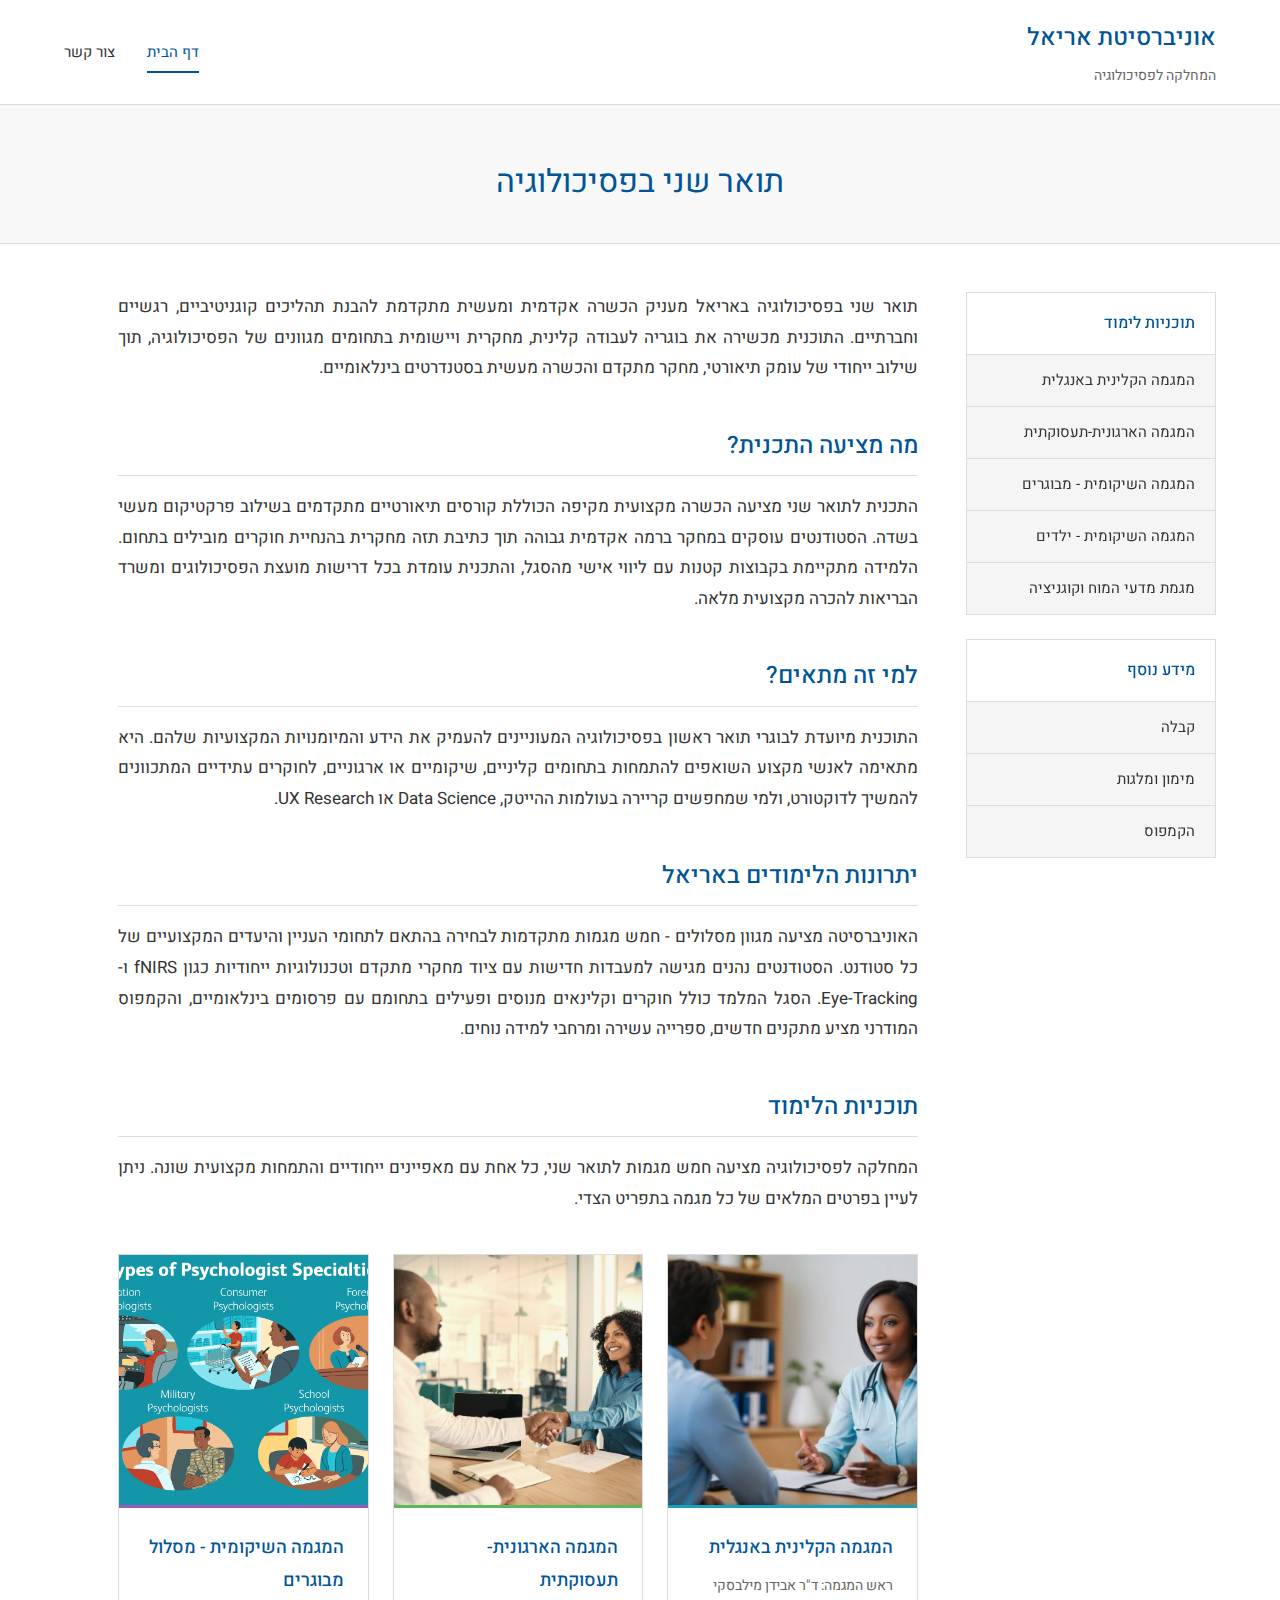
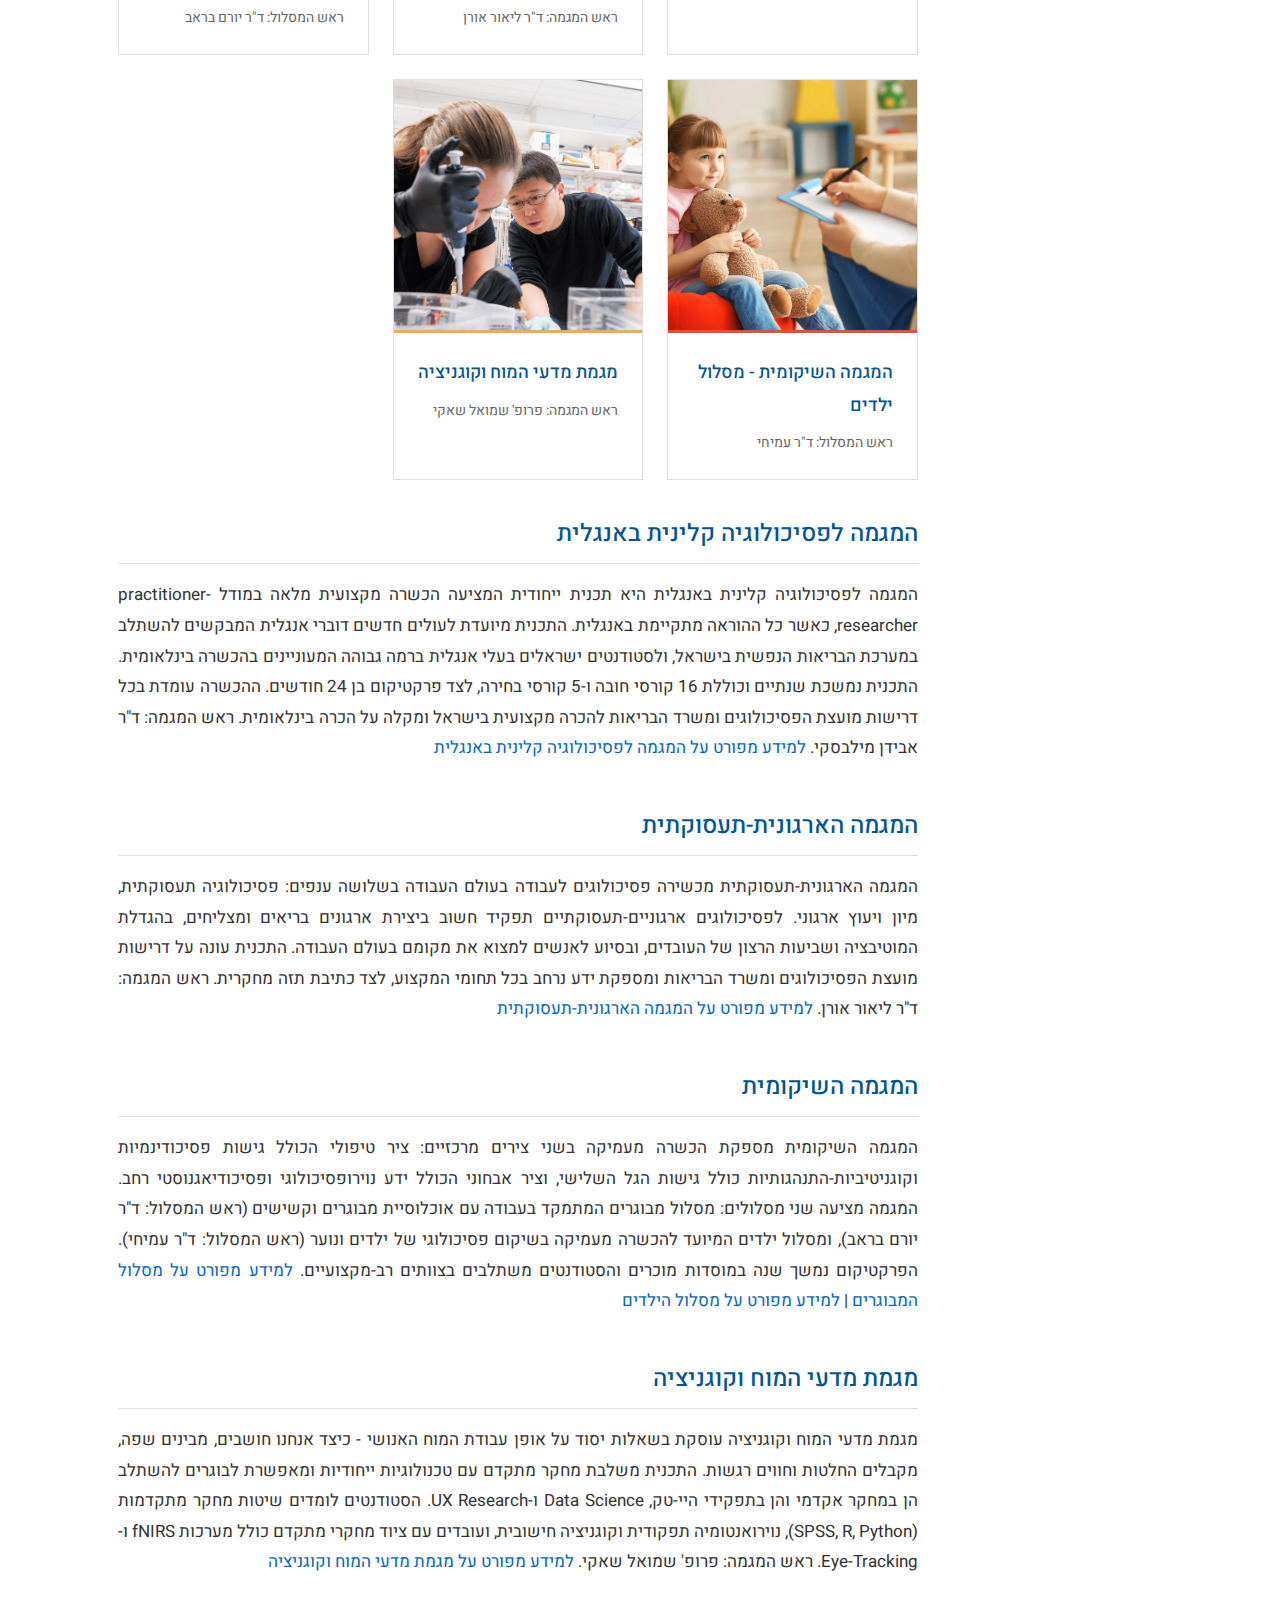
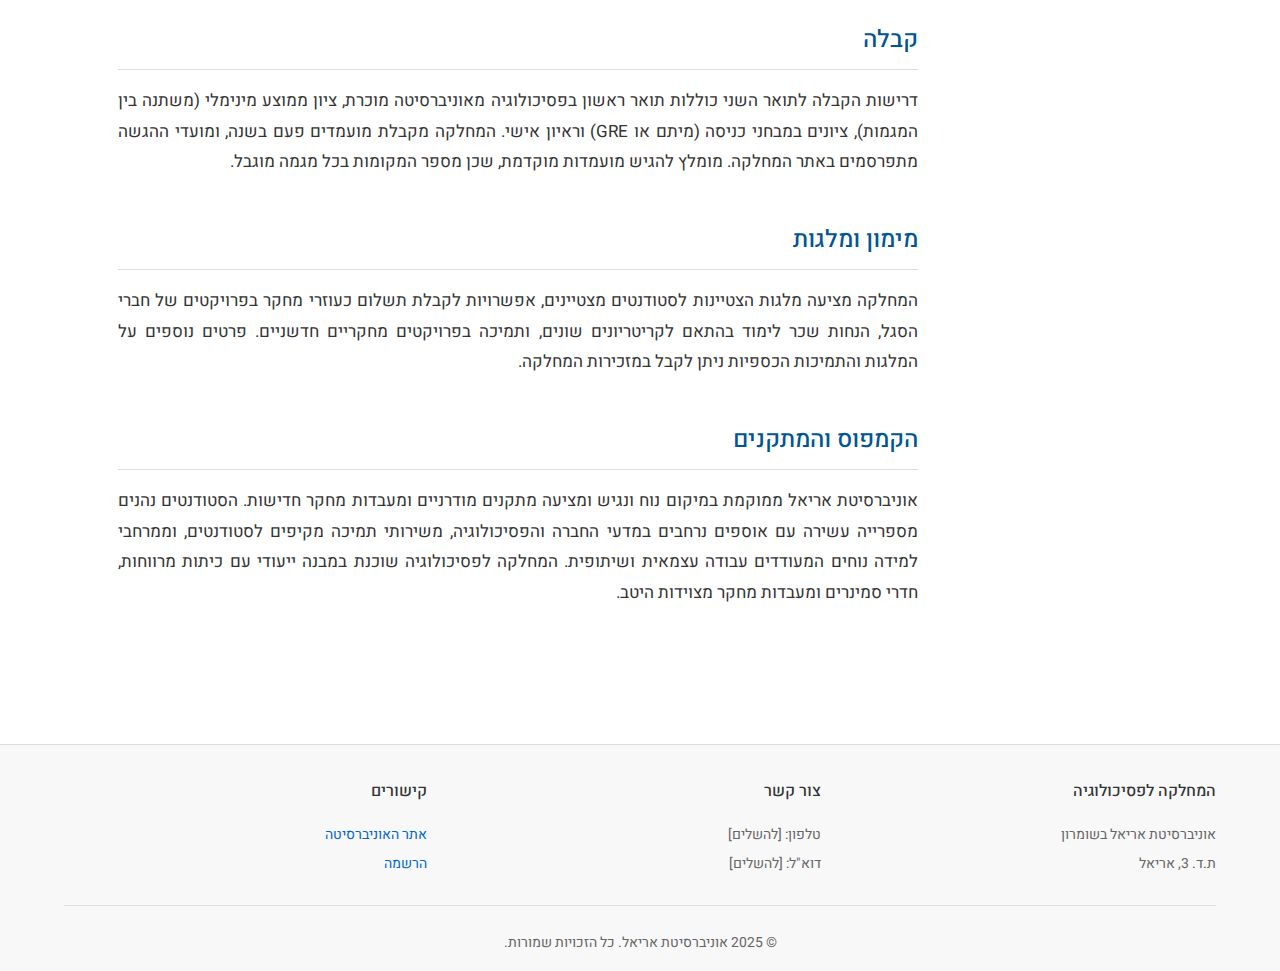
<file: SIMPLE_index.html>
<!DOCTYPE html>
<html lang="he" dir="rtl">
<head>
    <meta charset="UTF-8">
    <meta name="viewport" content="width=device-width, initial-scale=1.0">
    <title>תואר שני בפסיכולוגיה - אוניברסיטת אריאל</title>
    <link rel="stylesheet" href="css/style-sidebar.css">
    <link href="https://fonts.googleapis.com/css2?family=Heebo:wght@300;400;500;600&display=swap" rel="stylesheet">
</head>
<body>
    <header class="site-header">
        <div class="container-full">
            <div class="header-content">
                <div class="logo">
                    <h1>אוניברסיטת אריאל</h1>
                    <p class="tagline">המחלקה לפסיכולוגיה</p>
                </div>
                <nav class="main-nav">
                    <ul>
                        <li><a href="index.html" class="active">דף הבית</a></li>
                        <li><a href="#contact">צור קשר</a></li>
                    </ul>
                </nav>
            </div>
        </div>
    </header>

    <section class="page-header">
        <div class="container-full">
            <h1>תואר שני בפסיכולוגיה</h1>
        </div>
    </section>

    <main class="main-content">
        <div class="container-full">
            <div class="content-with-sidebar">
                
                <aside class="sidebar">
                    <nav class="sidebar-nav">
                        <h3>תוכניות לימוד</h3>
                        <ul>
                            <li><a href="clinical-english.html">המגמה הקלינית באנגלית</a></li>
                            <li><a href="organizational.html">המגמה הארגונית-תעסוקתית</a></li>
                            <li><a href="rehabilitation-adults.html">המגמה השיקומית - מבוגרים</a></li>
                            <li><a href="rehabilitation-children.html">המגמה השיקומית - ילדים</a></li>
                            <li><a href="neuroscience.html">מגמת מדעי המוח וקוגניציה</a></li>
                        </ul>
                    </nav>
                    
                    <nav class="sidebar-nav">
                        <h3>מידע נוסף</h3>
                        <ul>
                            <li><a href="#admission">קבלה</a></li>
                            <li><a href="#funding">מימון ומלגות</a></li>
                            <li><a href="#campus">הקמפוס</a></li>
                        </ul>
                    </nav>
                </aside>

                <article class="content-main">
                    
                    <section class="text-section">
                        <p>
                            תואר שני בפסיכולוגיה באריאל מעניק הכשרה אקדמית ומעשית מתקדמת להבנת תהליכים קוגניטיביים, רגשיים וחברתיים. 
                            התוכנית מכשירה את בוגריה לעבודה קלינית, מחקרית ויישומית בתחומים מגוונים של הפסיכולוגיה, תוך שילוב ייחודי 
                            של עומק תיאורטי, מחקר מתקדם והכשרה מעשית בסטנדרטים בינלאומיים.
                        </p>
                    </section>

                    <section class="text-section">
                        <h2>מה מציעה התכנית?</h2>
                        <p>
                            התכנית לתואר שני מציעה הכשרה מקצועית מקיפה הכוללת קורסים תיאורטיים מתקדמים בשילוב פרקטיקום מעשי בשדה. 
                            הסטודנטים עוסקים במחקר ברמה אקדמית גבוהה תוך כתיבת תזה מחקרית בהנחיית חוקרים מובילים בתחום. הלמידה מתקיימת 
                            בקבוצות קטנות עם ליווי אישי מהסגל, והתכנית עומדת בכל דרישות מועצת הפסיכולוגים ומשרד הבריאות להכרה מקצועית מלאה.
                        </p>
                    </section>

                    <section class="text-section">
                        <h2>למי זה מתאים?</h2>
                        <p>
                            התוכנית מיועדת לבוגרי תואר ראשון בפסיכולוגיה המעוניינים להעמיק את הידע והמיומנויות המקצועיות שלהם. 
                            היא מתאימה לאנשי מקצוע השואפים להתמחות בתחומים קליניים, שיקומיים או ארגוניים, לחוקרים עתידיים המתכוונים 
                            להמשיך לדוקטורט, ולמי שמחפשים קריירה בעולמות ההייטק, Data Science או UX Research.
                        </p>
                    </section>

                    <section class="text-section">
                        <h2>יתרונות הלימודים באריאל</h2>
                        <p>
                            האוניברסיטה מציעה מגוון מסלולים - חמש מגמות מתקדמות לבחירה בהתאם לתחומי העניין והיעדים המקצועיים של כל סטודנט. 
                            הסטודנטים נהנים מגישה למעבדות חדישות עם ציוד מחקרי מתקדם וטכנולוגיות ייחודיות כגון fNIRS ו-Eye-Tracking. 
                            הסגל המלמד כולל חוקרים וקלינאים מנוסים ופעילים בתחומם עם פרסומים בינלאומיים, והקמפוס המודרני מציע מתקנים חדשים, 
                            ספרייה עשירה ומרחבי למידה נוחים.
                        </p>
                    </section>

                    <section class="text-section">
                        <h2>תוכניות הלימוד</h2>
                        <p>
                            המחלקה לפסיכולוגיה מציעה חמש מגמות לתואר שני, כל אחת עם מאפיינים ייחודיים והתמחות מקצועית שונה. 
                            ניתן לעיין בפרטים המלאים של כל מגמה בתפריט הצדי.
                        </p>
                    </section>

                    <!-- Programs Grid with Images -->
                    <div class="programs-grid">
                        <div class="program-box clinical-english-box">
                            <a href="clinical-english.html">
                                <div class="program-image">
                                    <img src="images/clinical-english-program.jpg" alt="Clinical Psychology in English">
                                </div>
                                <div class="program-info">
                                    <h3>המגמה הקלינית באנגלית</h3>
                                    <p class="program-director">ראש המגמה: ד"ר אבידן מילבסקי</p>
                                </div>
                            </a>
                        </div>

                        <div class="program-box organizational-box">
                            <a href="organizational.html">
                                <div class="program-image">
                                    <img src="images/organizational-program.jpg" alt="Organizational Psychology">
                                </div>
                                <div class="program-info">
                                    <h3>המגמה הארגונית-תעסוקתית</h3>
                                    <p class="program-director">ראש המגמה: ד"ר ליאור אורן</p>
                                </div>
                            </a>
                        </div>

                        <div class="program-box rehabilitation-box">
                            <a href="rehabilitation-adults.html">
                                <div class="program-image">
                                    <img src="images/rehabilitation-program.jpg" alt="Rehabilitation Psychology - Adults">
                                </div>
                                <div class="program-info">
                                    <h3>המגמה השיקומית - מסלול מבוגרים</h3>
                                    <p class="program-director">ראש המסלול: ד"ר יורם בראב</p>
                                </div>
                            </a>
                        </div>

                        <div class="program-box rehabilitation-children-box">
                            <a href="rehabilitation-children.html">
                                <div class="program-image">
                                    <img src="images/rehabilitation-children-program.jpg" alt="Rehabilitation Psychology - Children">
                                </div>
                                <div class="program-info">
                                    <h3>המגמה השיקומית - מסלול ילדים</h3>
                                    <p class="program-director">ראש המסלול: ד"ר עמיחי</p>
                                </div>
                            </a>
                        </div>

                        <div class="program-box neuroscience-box">
                            <a href="neuroscience.html">
                                <div class="program-image">
                                    <img src="images/neuroscience-program.jpg" alt="Neuroscience and Cognition">
                                </div>
                                <div class="program-info">
                                    <h3>מגמת מדעי המוח וקוגניציה</h3>
                                    <p class="program-director">ראש המגמה: פרופ' שמואל שאקי</p>
                                </div>
                            </a>
                        </div>
                    </div>

                    <section class="text-section">
                        <h2>המגמה לפסיכולוגיה קלינית באנגלית</h2>
                        <p>
                            המגמה לפסיכולוגיה קלינית באנגלית היא תכנית ייחודית המציעה הכשרה מקצועית מלאה במודל practitioner-researcher, 
                            כאשר כל ההוראה מתקיימת באנגלית. התכנית מיועדת לעולים חדשים דוברי אנגלית המבקשים להשתלב במערכת הבריאות 
                            הנפשית בישראל, ולסטודנטים ישראלים בעלי אנגלית ברמה גבוהה המעוניינים בהכשרה בינלאומית. התכנית נמשכת שנתיים 
                            וכוללת 16 קורסי חובה ו-5 קורסי בחירה, לצד פרקטיקום בן 24 חודשים. ההכשרה עומדת בכל דרישות מועצת הפסיכולוגים 
                            ומשרד הבריאות להכרה מקצועית בישראל ומקלה על הכרה בינלאומית. ראש המגמה: ד"ר אבידן מילבסקי. 
                            <a href="clinical-english.html">למידע מפורט על המגמה לפסיכולוגיה קלינית באנגלית</a>
                        </p>
                    </section>

                    <section class="text-section">
                        <h2>המגמה הארגונית-תעסוקתית</h2>
                        <p>
                            המגמה הארגונית-תעסוקתית מכשירה פסיכולוגים לעבודה בעולם העבודה בשלושה ענפים: פסיכולוגיה תעסוקתית, מיון ויעוץ ארגוני. 
                            לפסיכולוגים ארגוניים-תעסוקתיים תפקיד חשוב ביצירת ארגונים בריאים ומצליחים, בהגדלת המוטיבציה ושביעות הרצון של העובדים, 
                            ובסיוע לאנשים למצוא את מקומם בעולם העבודה. התכנית עונה על דרישות מועצת הפסיכולוגים ומשרד הבריאות ומספקת ידע נרחב 
                            בכל תחומי המקצוע, לצד כתיבת תזה מחקרית. ראש המגמה: ד"ר ליאור אורן. 
                            <a href="organizational.html">למידע מפורט על המגמה הארגונית-תעסוקתית</a>
                        </p>
                    </section>

                    <section class="text-section">
                        <h2>המגמה השיקומית</h2>
                        <p>
                            המגמה השיקומית מספקת הכשרה מעמיקה בשני צירים מרכזיים: ציר טיפולי הכולל גישות פסיכודינמיות וקוגניטיביות-התנהגותיות 
                            כולל גישות הגל השלישי, וציר אבחוני הכולל ידע נוירופסיכולוגי ופסיכודיאגנוסטי רחב. המגמה מציעה שני מסלולים: 
                            מסלול מבוגרים המתמקד בעבודה עם אוכלוסיית מבוגרים וקשישים (ראש המסלול: ד"ר יורם בראב), ומסלול ילדים המיועד 
                            להכשרה מעמיקה בשיקום פסיכולוגי של ילדים ונוער (ראש המסלול: ד"ר עמיחי). הפרקטיקום נמשך שנה במוסדות מוכרים 
                            והסטודנטים משתלבים בצוותים רב-מקצועיים. 
                            <a href="rehabilitation-adults.html">למידע מפורט על מסלול המבוגרים</a> | 
                            <a href="rehabilitation-children.html">למידע מפורט על מסלול הילדים</a>
                        </p>
                    </section>

                    <section class="text-section">
                        <h2>מגמת מדעי המוח וקוגניציה</h2>
                        <p>
                            מגמת מדעי המוח וקוגניציה עוסקת בשאלות יסוד על אופן עבודת המוח האנושי - כיצד אנחנו חושבים, מבינים שפה, מקבלים החלטות 
                            וחווים רגשות. התכנית משלבת מחקר מתקדם עם טכנולוגיות ייחודיות ומאפשרת לבוגרים להשתלב הן במחקר אקדמי והן בתפקידי היי-טק, 
                            Data Science ו-UX Research. הסטודנטים לומדים שיטות מחקר מתקדמות (SPSS, R, Python), נוירואנטומיה תפקודית וקוגניציה חישובית, 
                            ועובדים עם ציוד מחקרי מתקדם כולל מערכות fNIRS ו-Eye-Tracking. ראש המגמה: פרופ' שמואל שאקי. 
                            <a href="neuroscience.html">למידע מפורט על מגמת מדעי המוח וקוגניציה</a>
                        </p>
                    </section>

                    <section class="text-section" id="admission">
                        <h2>קבלה</h2>
                        <p>
                            דרישות הקבלה לתואר השני כוללות תואר ראשון בפסיכולוגיה מאוניברסיטה מוכרת, ציון ממוצע מינימלי (משתנה בין המגמות), 
                            ציונים במבחני כניסה (מיתם או GRE) וראיון אישי. המחלקה מקבלת מועמדים פעם בשנה, ומועדי ההגשה מתפרסמים באתר 
                            המחלקה. מומלץ להגיש מועמדות מוקדמת, שכן מספר המקומות בכל מגמה מוגבל.
                        </p>
                    </section>

                    <section class="text-section" id="funding">
                        <h2>מימון ומלגות</h2>
                        <p>
                            המחלקה מציעה מלגות הצטיינות לסטודנטים מצטיינים, אפשרויות לקבלת תשלום כעוזרי מחקר בפרויקטים של חברי הסגל, 
                            הנחות שכר לימוד בהתאם לקריטריונים שונים, ותמיכה בפרויקטים מחקריים חדשניים. פרטים נוספים על המלגות והתמיכות 
                            הכספיות ניתן לקבל במזכירות המחלקה.
                        </p>
                    </section>

                    <section class="text-section" id="campus">
                        <h2>הקמפוס והמתקנים</h2>
                        <p>
                            אוניברסיטת אריאל ממוקמת במיקום נוח ונגיש ומציעה מתקנים מודרניים ומעבדות מחקר חדישות. הסטודנטים נהנים מספרייה עשירה 
                            עם אוספים נרחבים במדעי החברה והפסיכולוגיה, משירותי תמיכה מקיפים לסטודנטים, וממרחבי למידה נוחים המעודדים עבודה עצמאית 
                            ושיתופית. המחלקה לפסיכולוגיה שוכנת במבנה ייעודי עם כיתות מרווחות, חדרי סמינרים ומעבדות מחקר מצוידות היטב.
                        </p>
                    </section>

                </article>

            </div>
        </div>
    </main>

    <footer class="site-footer" id="contact">
        <div class="container-full">
            <div class="footer-content">
                <div class="footer-section">
                    <h4>המחלקה לפסיכולוגיה</h4>
                    <p>אוניברסיטת אריאל בשומרון</p>
                    <p>ת.ד. 3, אריאל</p>
                </div>
                <div class="footer-section">
                    <h4>צור קשר</h4>
                    <p>טלפון: [להשלים]</p>
                    <p>דוא"ל: [להשלים]</p>
                </div>
                <div class="footer-section">
                    <h4>קישורים</h4>
                    <p><a href="#">אתר האוניברסיטה</a></p>
                    <p><a href="#">הרשמה</a></p>
                </div>
            </div>
            <div class="footer-bottom">
                <p>&copy; 2025 אוניברסיטת אריאל. כל הזכויות שמורות.</p>
            </div>
        </div>
    </footer>

</body>
</html>
</file>
<file: css/style-sidebar.css>
/* Text-Based Style with Sidebar - Bar-Ilan Style */
* {margin: 0; padding: 0; box-sizing: border-box;}

:root {
    --primary-blue: #005596;
    --link-blue: #0066cc;
    --text-dark: #333;
    --text-medium: #666;
    --bg-white: #fff;
    --bg-gray: #f8f8f8;
    --bg-sidebar: #f5f5f5;
    --border-color: #ddd;
    --font-primary: 'Heebo', sans-serif;
    --font-size-base: 17px;
    --line-height-base: 1.8;
}

body {
    font-family: var(--font-primary);
    font-size: var(--font-size-base);
    line-height: var(--line-height-base);
    color: var(--text-dark);
    background: var(--bg-white);
    direction: rtl;
}

.container-full {max-width: 1200px; margin: 0 auto; padding: 0 1.5rem;}

.site-header {background: var(--bg-white); border-bottom: 1px solid var(--border-color); padding: 1rem 0;}
.header-content {display: flex; justify-content: space-between; align-items: center; flex-wrap: wrap; gap: 1rem;}
.logo h1 {font-size: 24px; font-weight: 500; color: var(--primary-blue); margin-bottom: 0.25rem;}
.logo .tagline {font-size: 14px; color: var(--text-medium);}
.main-nav ul {display: flex; gap: 2rem; list-style: none;}
.main-nav a {color: var(--text-dark); text-decoration: none; font-size: 15px; padding: 0.5rem 0; border-bottom: 2px solid transparent;}
.main-nav a:hover, .main-nav a.active {color: var(--primary-blue); border-bottom-color: var(--primary-blue);}

.page-header {background: var(--bg-gray); border-bottom: 1px solid var(--border-color); padding: 3rem 0 2rem; text-align: center;}
.page-header h1 {font-size: 32px; font-weight: 400; color: var(--primary-blue);}

.main-content {padding: 3rem 0;}
.content-with-sidebar {display: grid; grid-template-columns: 250px 1fr; gap: 3rem; align-items: start;}

.sidebar {position: sticky; top: 2rem;}
.sidebar-nav {background: var(--bg-sidebar); border: 1px solid var(--border-color); margin-bottom: 1.5rem;}
.sidebar-nav h3 {font-size: 16px; font-weight: 500; color: var(--primary-blue); padding: 1rem 1.25rem; border-bottom: 1px solid var(--border-color); background: var(--bg-white);}
.sidebar-nav ul {list-style: none; padding: 0;}
.sidebar-nav li {border-bottom: 1px solid var(--border-color);}
.sidebar-nav li:last-child {border-bottom: none;}
.sidebar-nav a {display: block; padding: 0.75rem 1.25rem; color: var(--text-dark); text-decoration: none; font-size: 15px; transition: all 0.2s;}
.sidebar-nav a:hover {background: var(--bg-white); color: var(--primary-blue); padding-right: 1.5rem;}

.content-main {max-width: 800px;}
.text-section {margin-bottom: 2.5rem;}
.text-section h2 {font-size: 24px; font-weight: 500; color: var(--primary-blue); margin-bottom: 1rem; padding-bottom: 0.5rem; border-bottom: 1px solid var(--border-color);}
.text-section p {font-size: var(--font-size-base); line-height: var(--line-height-base); color: var(--text-dark); text-align: justify; margin-bottom: 1rem;}
.text-section a {color: var(--link-blue); text-decoration: none; border-bottom: 1px solid transparent;}
.text-section a:hover {border-bottom-color: var(--link-blue);}

.site-footer {background: var(--bg-gray); border-top: 1px solid var(--border-color); padding: 2rem 0 1rem; margin-top: 3rem;}
.footer-content {display: grid; grid-template-columns: repeat(auto-fit, minmax(200px, 1fr)); gap: 2rem; margin-bottom: 1.5rem;}
.footer-section h4 {font-size: 16px; font-weight: 500; color: var(--text-dark); margin-bottom: 1rem;}
.footer-section p {font-size: 14px; color: var(--text-medium); margin-bottom: 0.25rem;}
.footer-section a {color: var(--link-blue); text-decoration: none;}
.footer-section a:hover {text-decoration: underline;}
.footer-bottom {text-align: center; padding-top: 1.5rem; border-top: 1px solid var(--border-color); font-size: 14px; color: var(--text-medium);}

@media (max-width: 768px) {
    .content-with-sidebar {grid-template-columns: 1fr; gap: 2rem;}
    .sidebar {position: static; order: -1;}
    .header-content {flex-direction: column; text-align: center;}
    .main-nav ul {flex-wrap: wrap; justify-content: center; gap: 1rem;}
}

/* Programs Grid with Images */
.programs-grid {
    display: grid;
    grid-template-columns: repeat(auto-fill, minmax(250px, 1fr));
    gap: 1.5rem;
    margin: 2rem 0;
}

.program-box {
    border: 1px solid var(--border-color);
    background: var(--bg-white);
    transition: all 0.3s;
}

.program-box:hover {
    box-shadow: 0 4px 12px rgba(0,0,0,0.1);
    transform: translateY(-4px);
}

.program-box a {
    text-decoration: none;
    display: block;
}

.program-image {
    width: 100%;
    height: 250px;
    overflow: hidden;
    background: #f0f0f0;
}

.program-image img {
    width: 100%;
    height: 100%;
    object-fit: cover;
}

.program-info {
    padding: 1.5rem;
    background: var(--bg-white);
}

.program-info h3 {
    font-size: 18px;
    font-weight: 500;
    color: var(--primary-blue);
    margin-bottom: 0.5rem;
}

.program-director {
    font-size: 14px;
    color: var(--text-medium);
    margin: 0;
}

.clinical-box .program-info {
    border-top: 3px solid #d9534f;
}

.organizational-box .program-info {
    border-top: 3px solid #5cb85c;
}

.rehabilitation-box .program-info {
    border-top: 3px solid #9b59b6;
}

.rehabilitation-children-box .program-info {
    border-top: 3px solid #e74c3c;
}

.clinical-english-box .program-info {
    border-top: 3px solid #17a2b8;
}

.neuroscience-box .program-info {
    border-top: 3px solid #f0ad4e;
}

html {scroll-behavior: smooth;}
</file>
